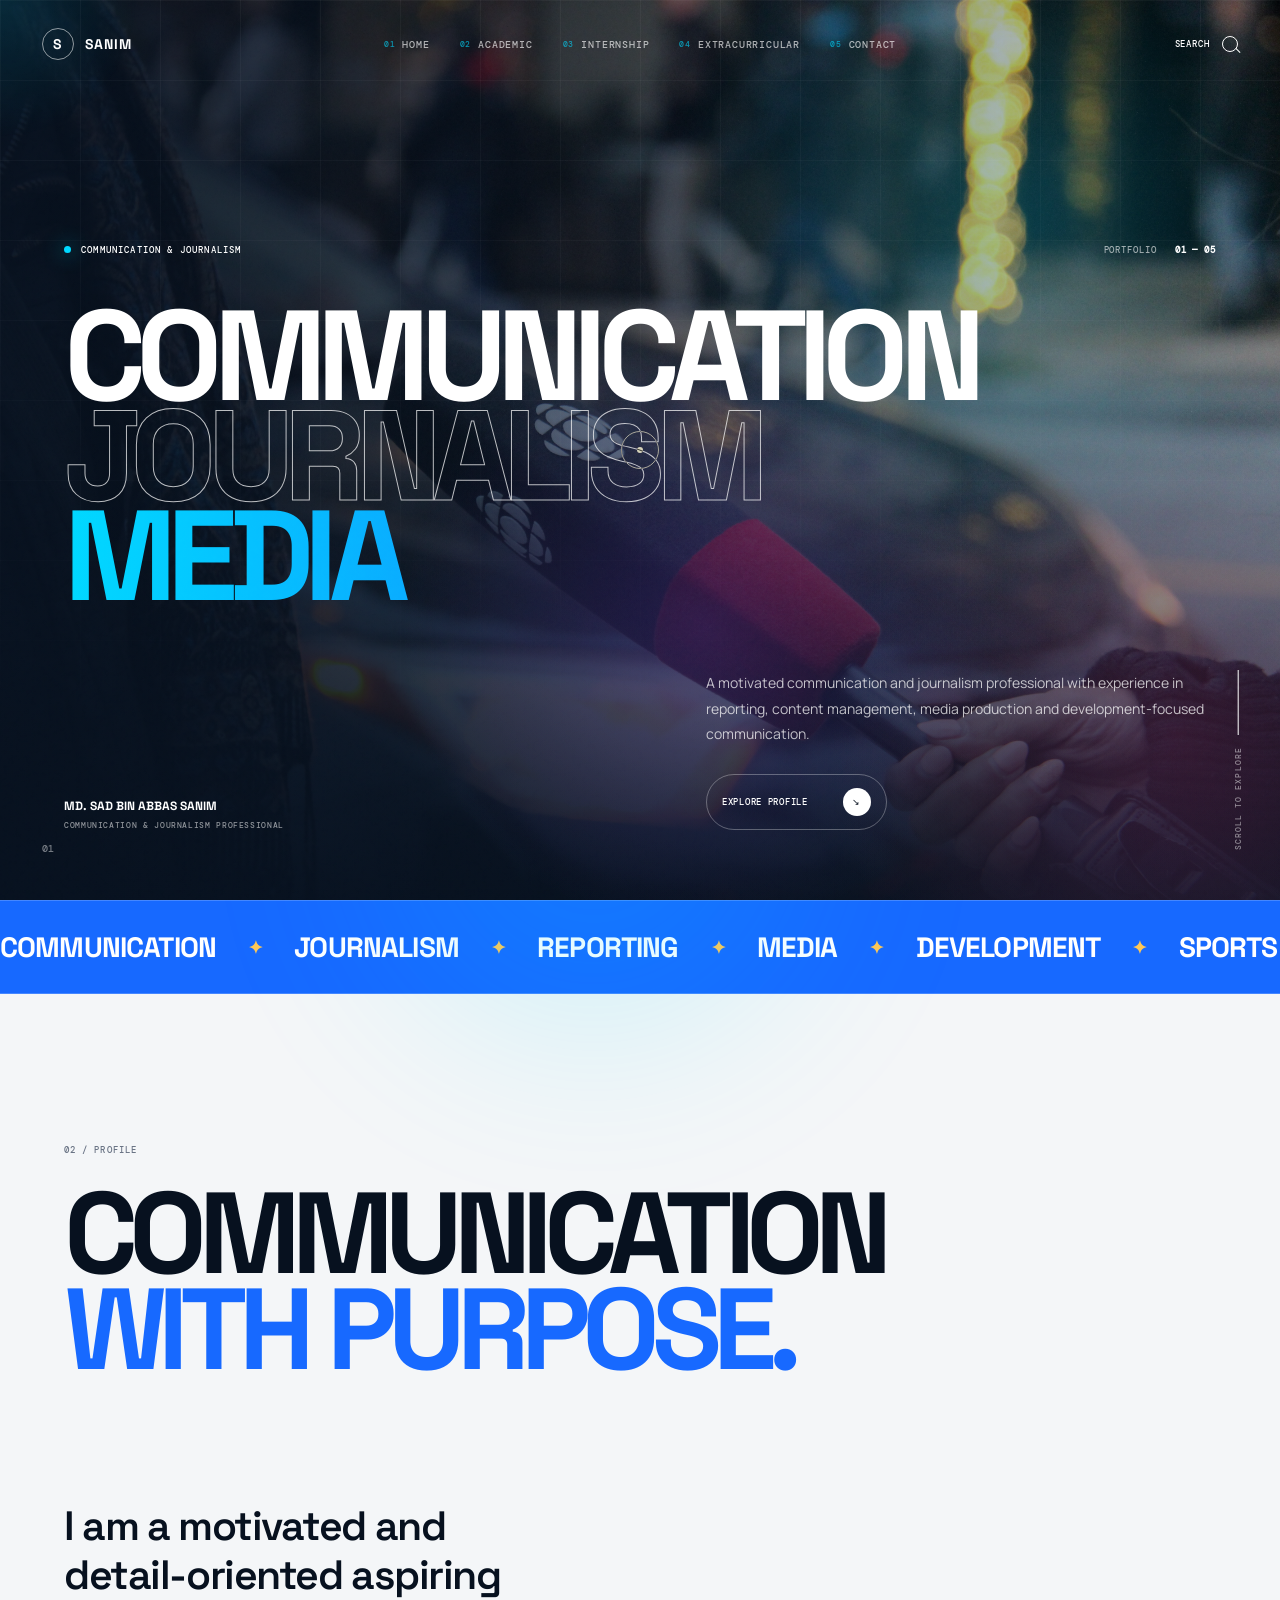
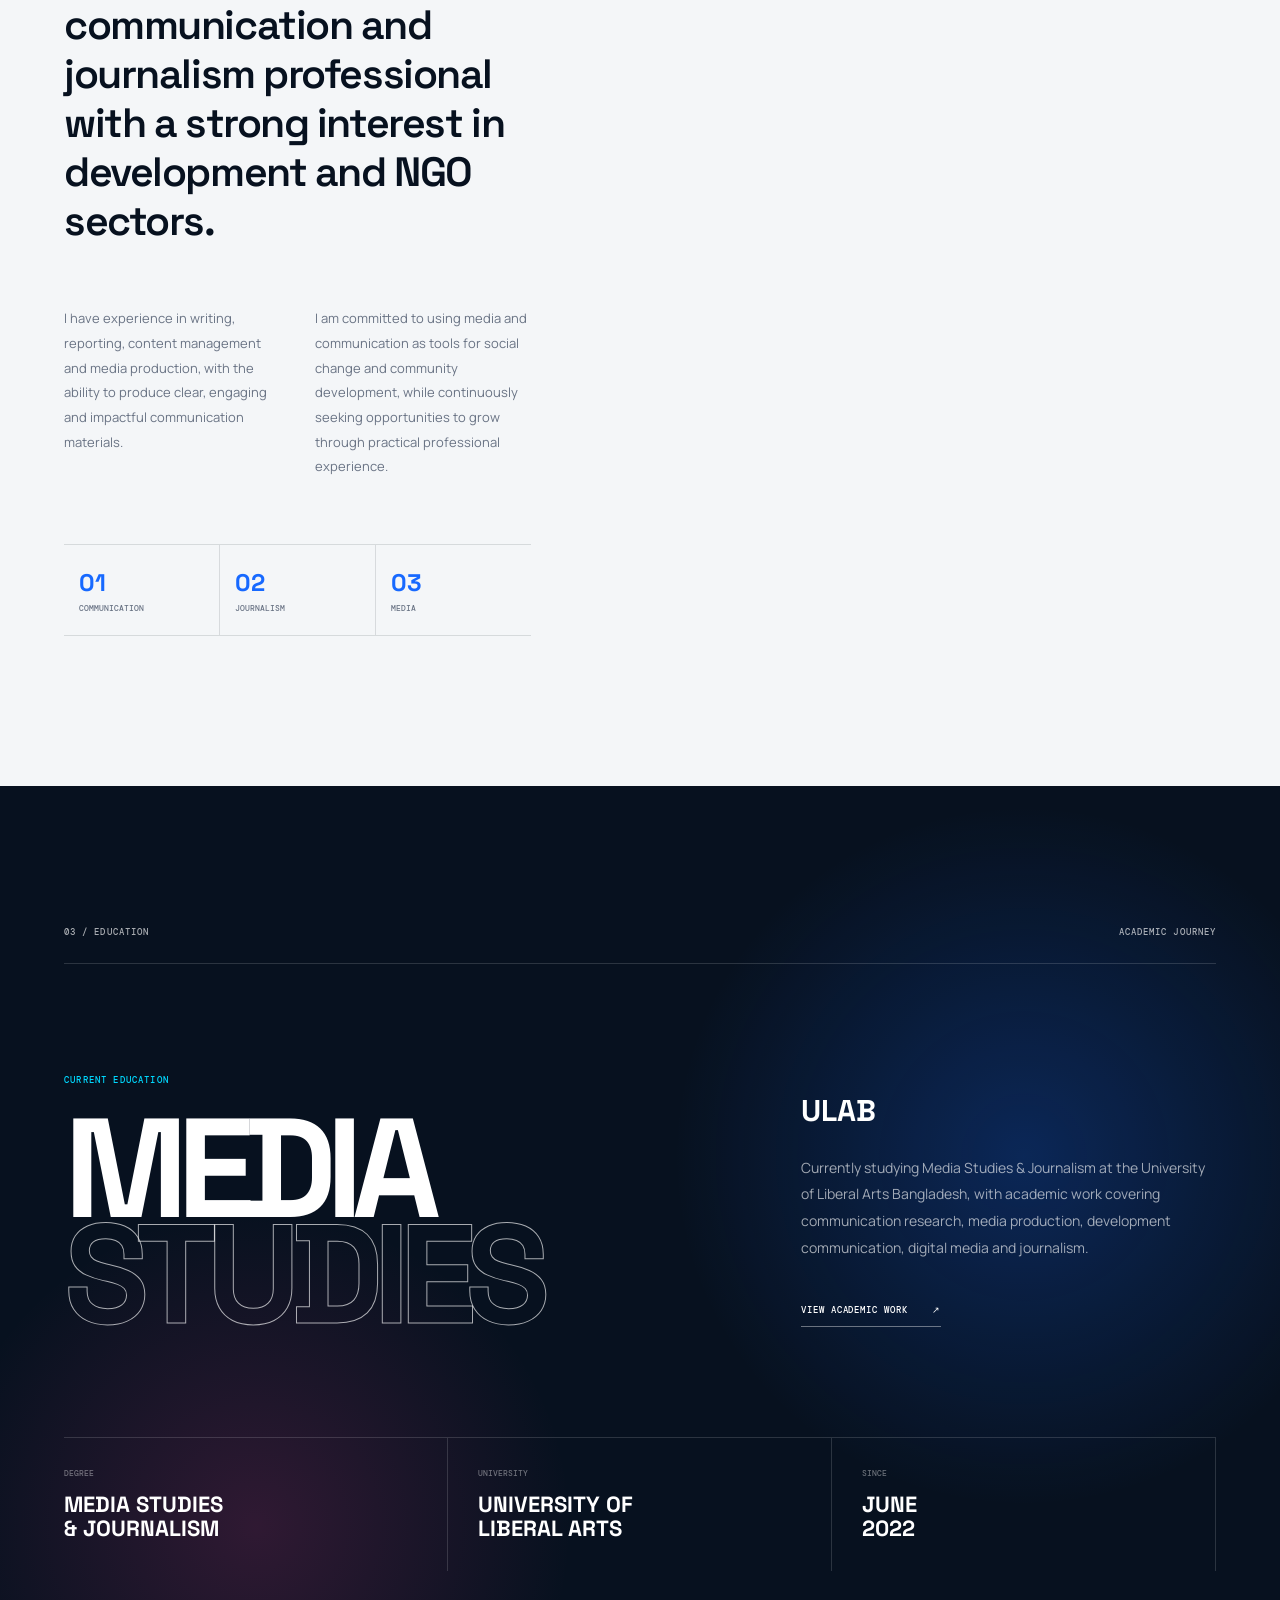
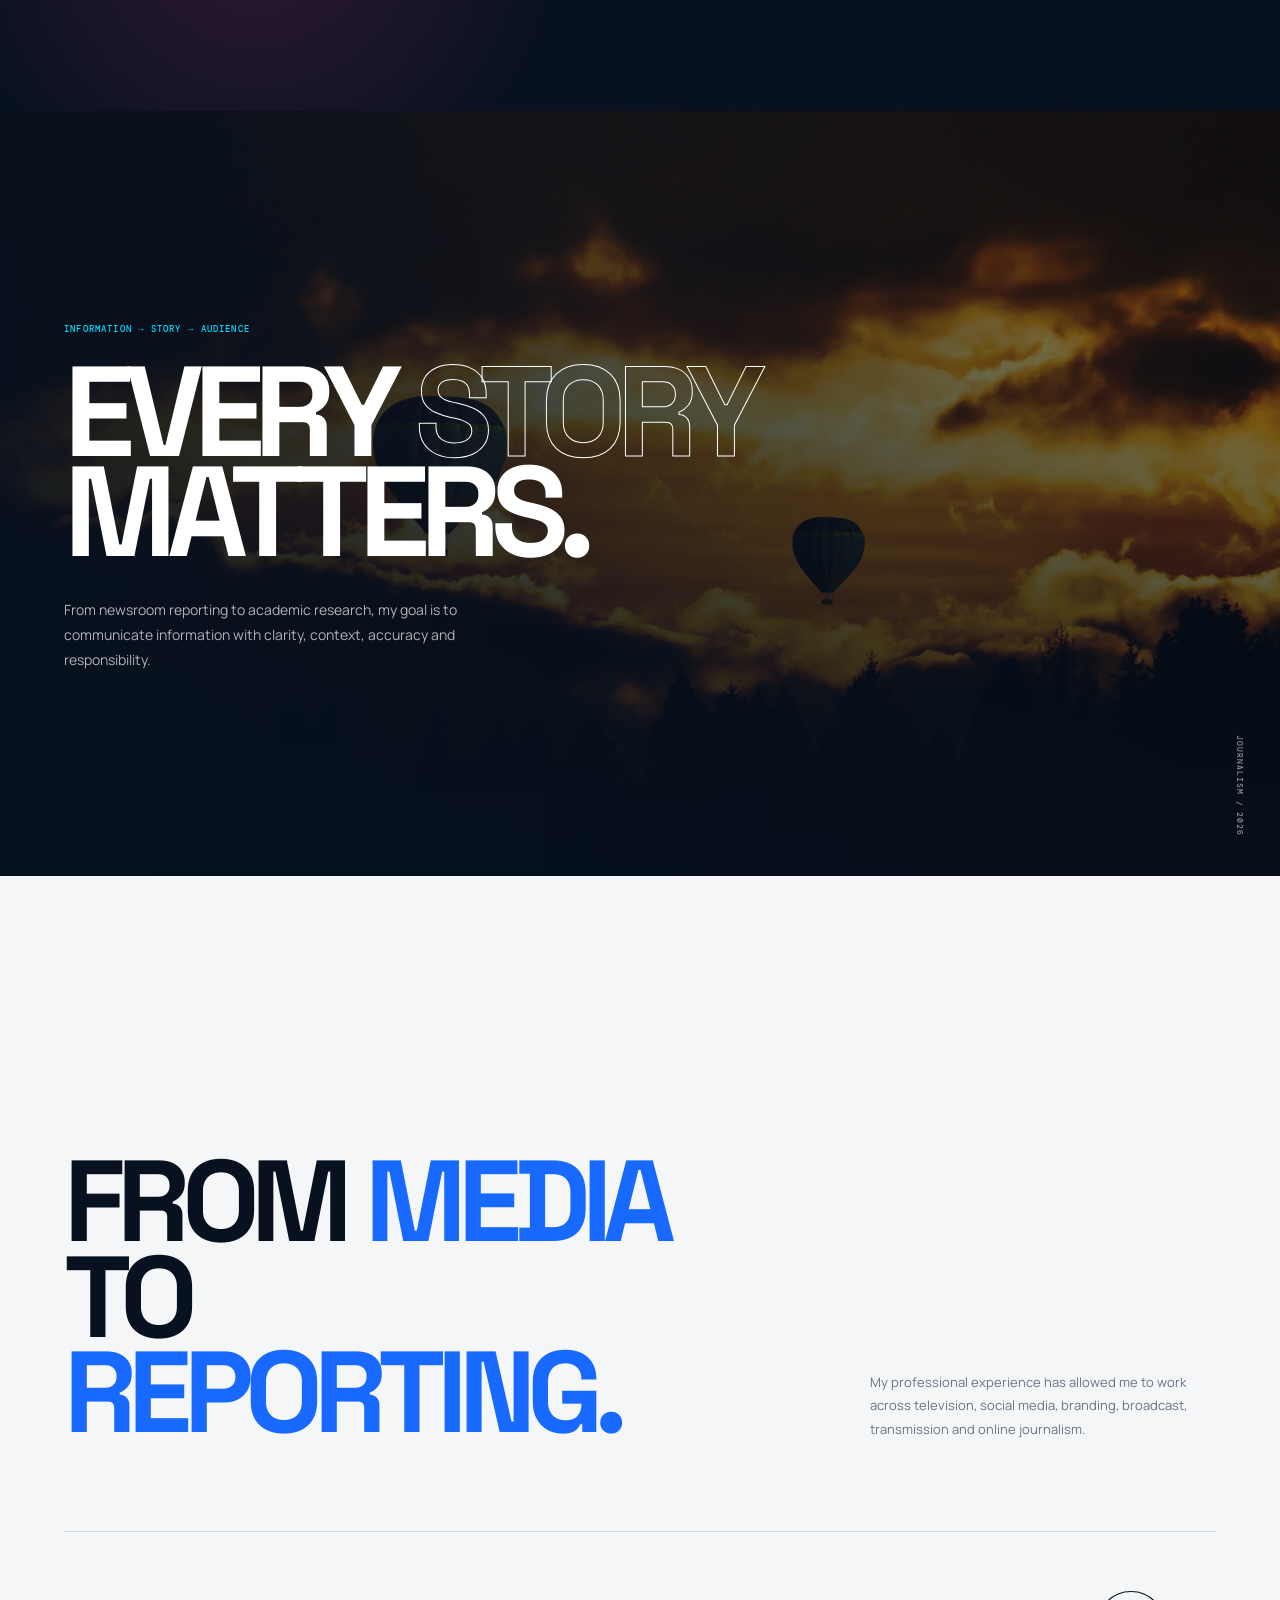
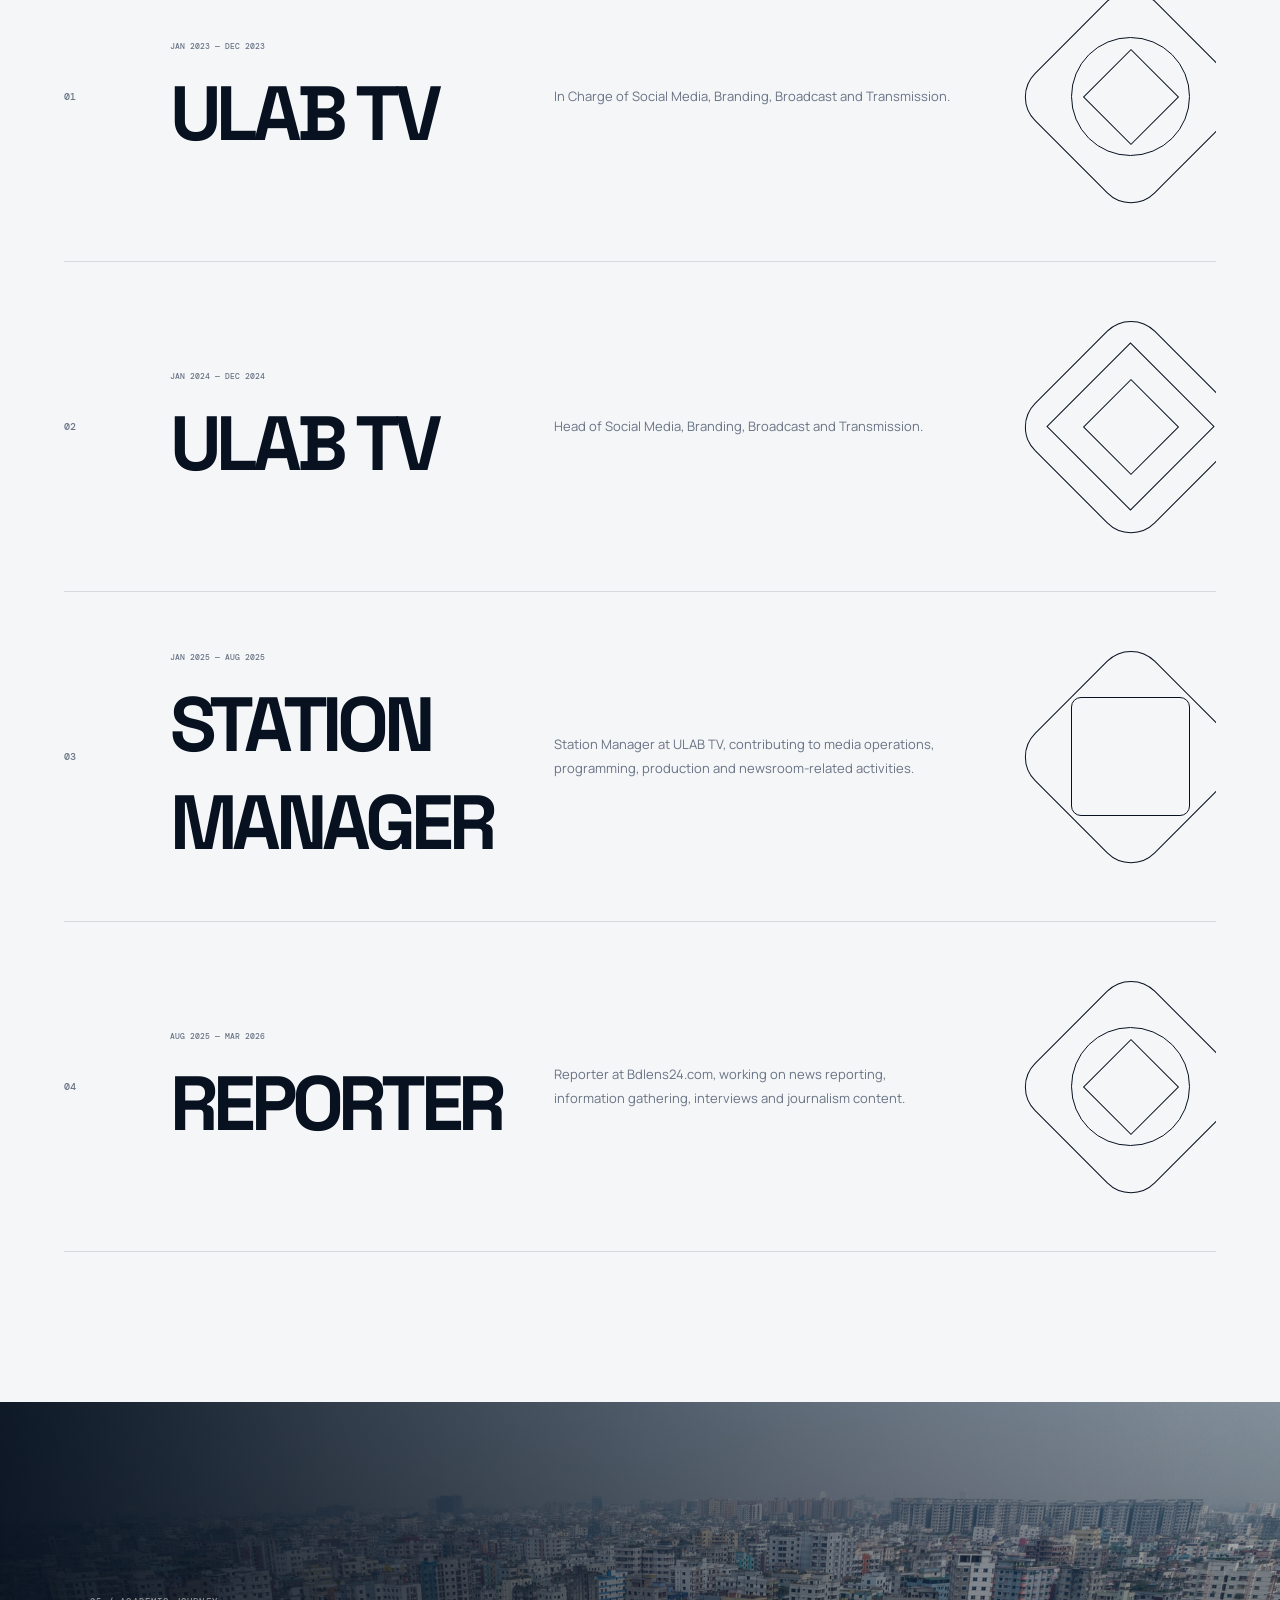
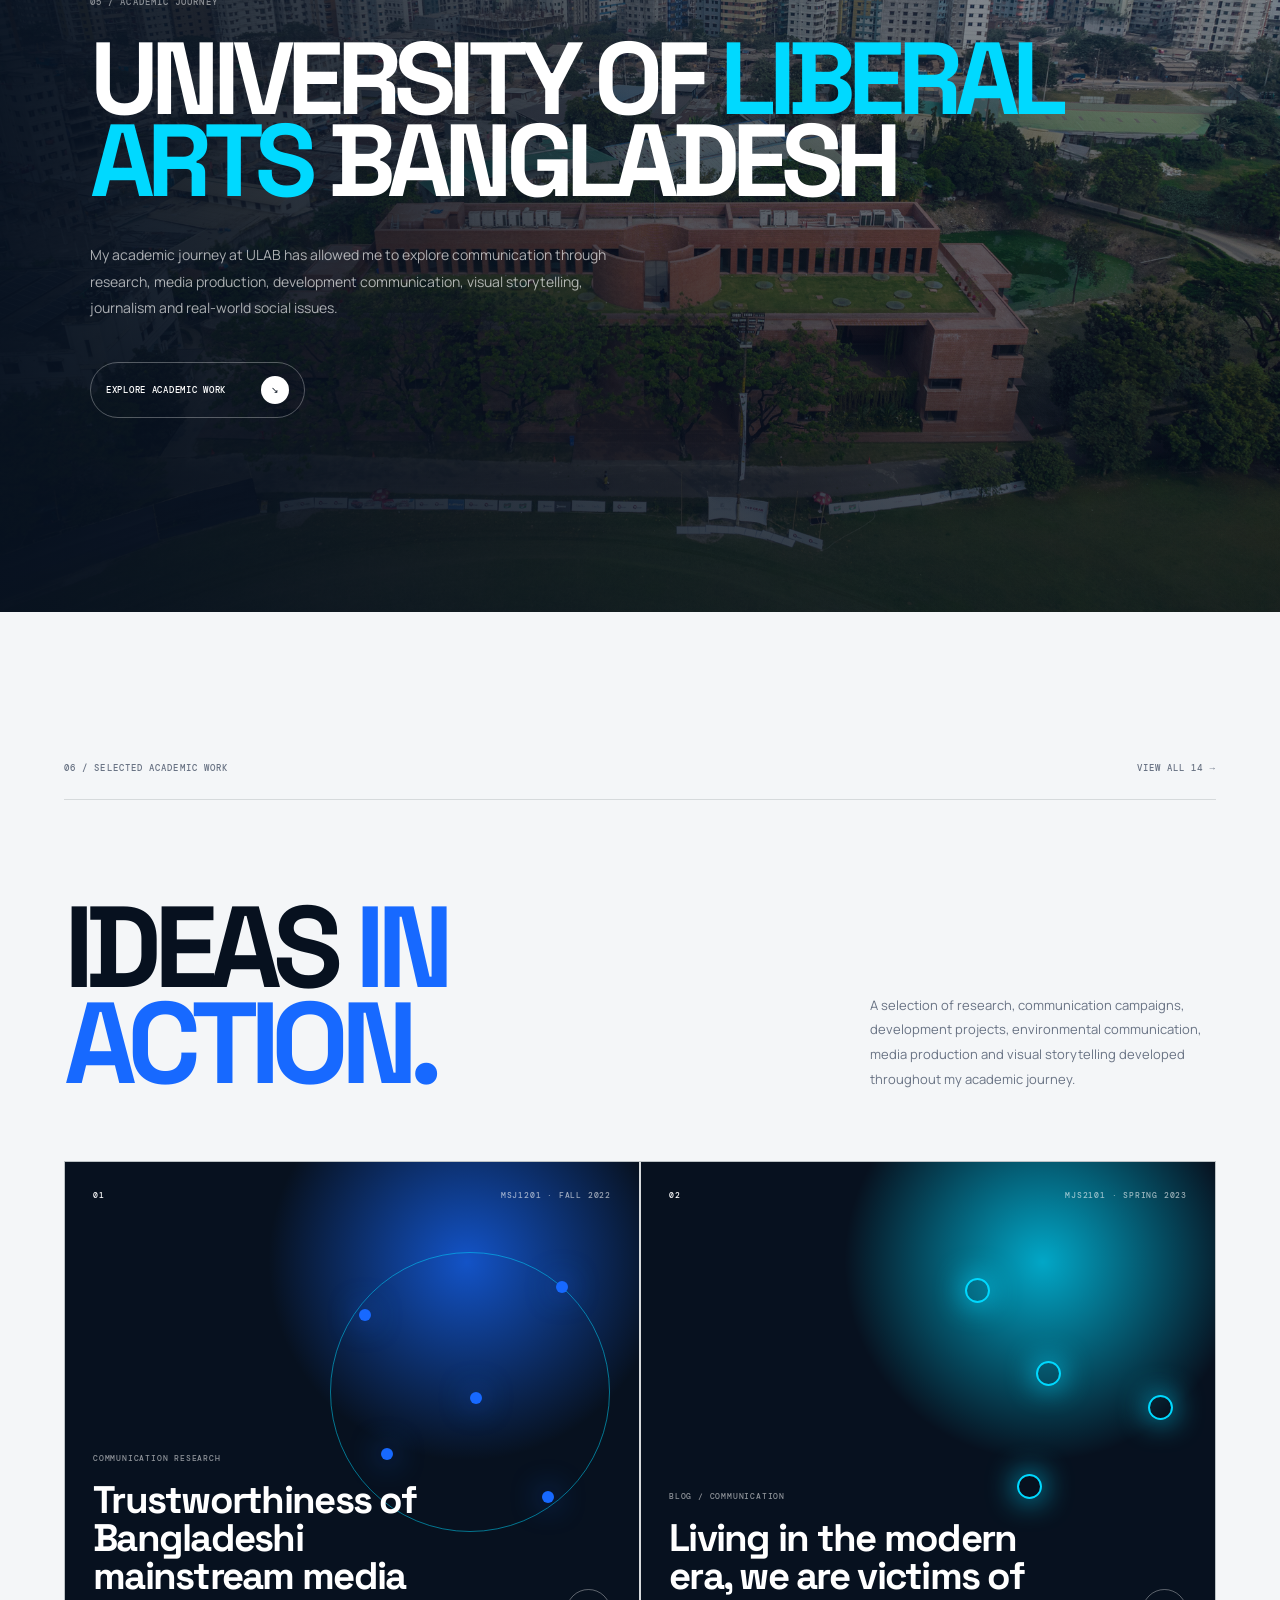
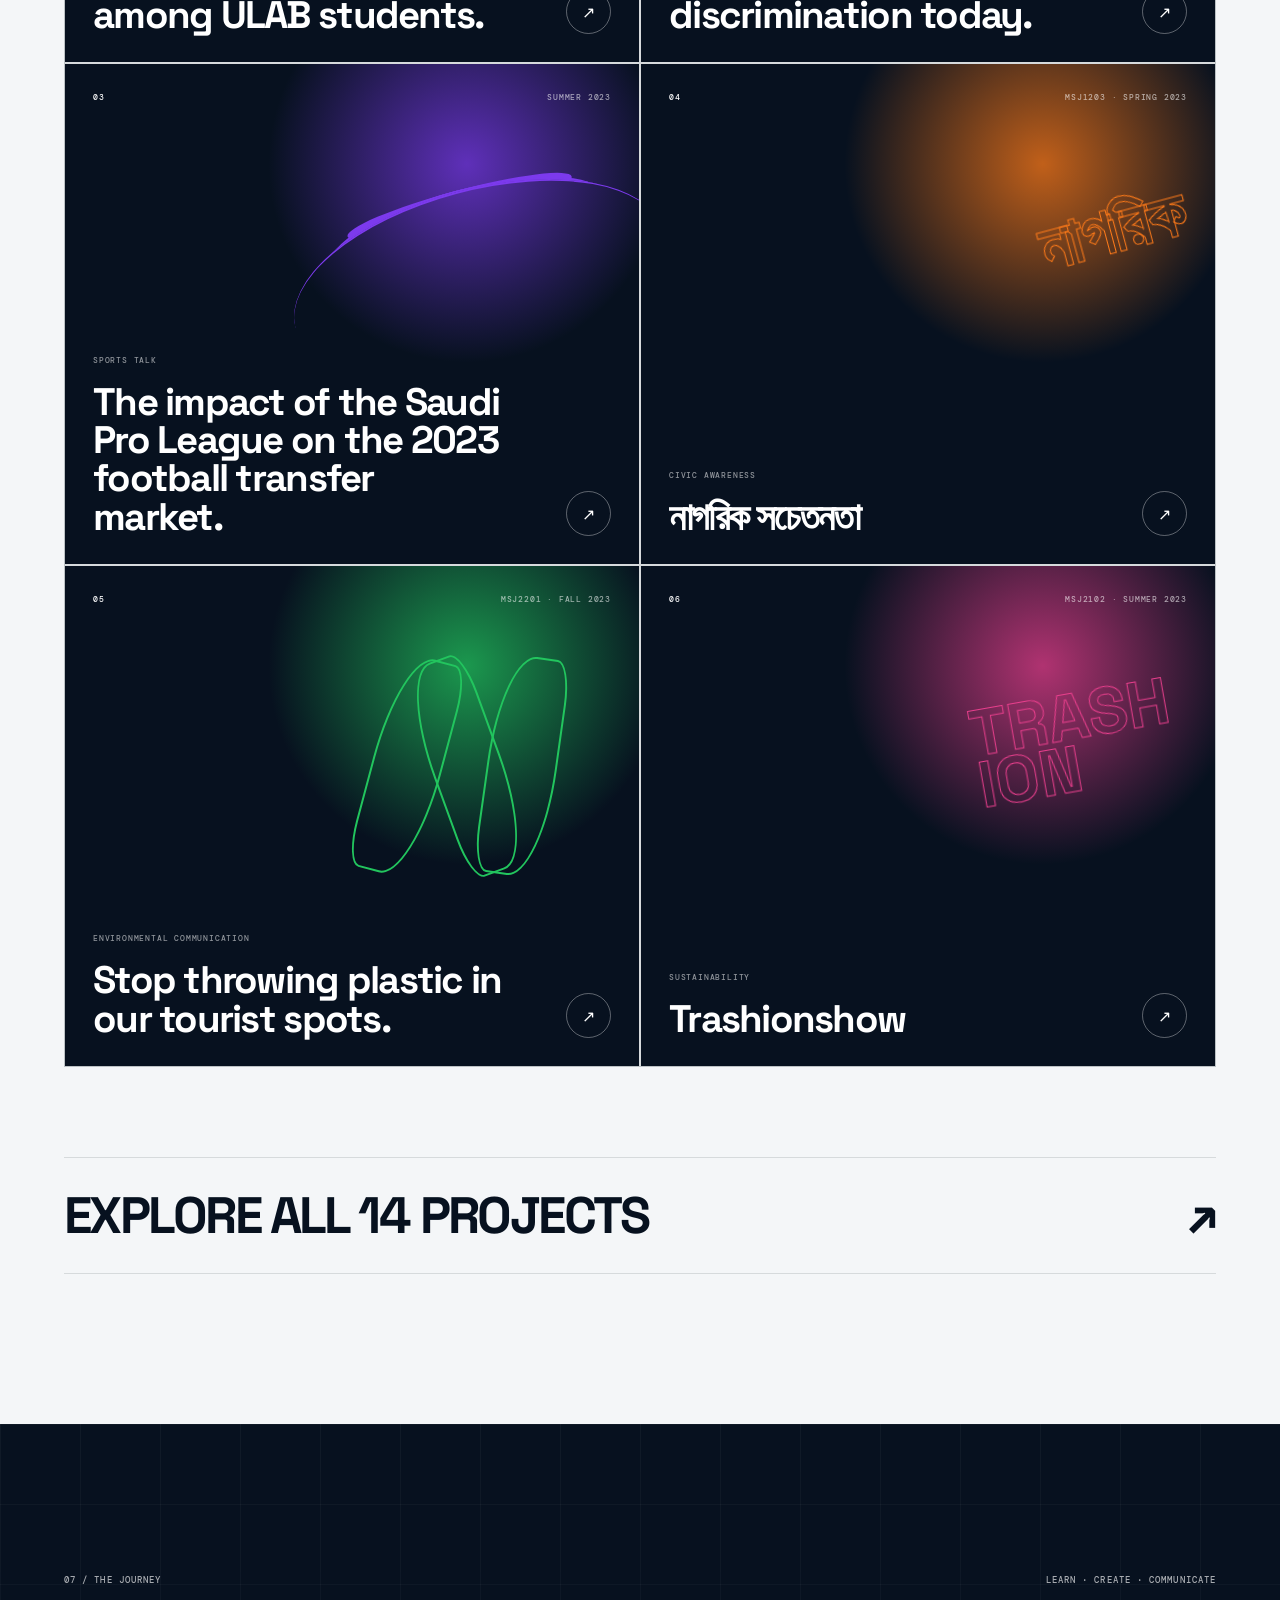
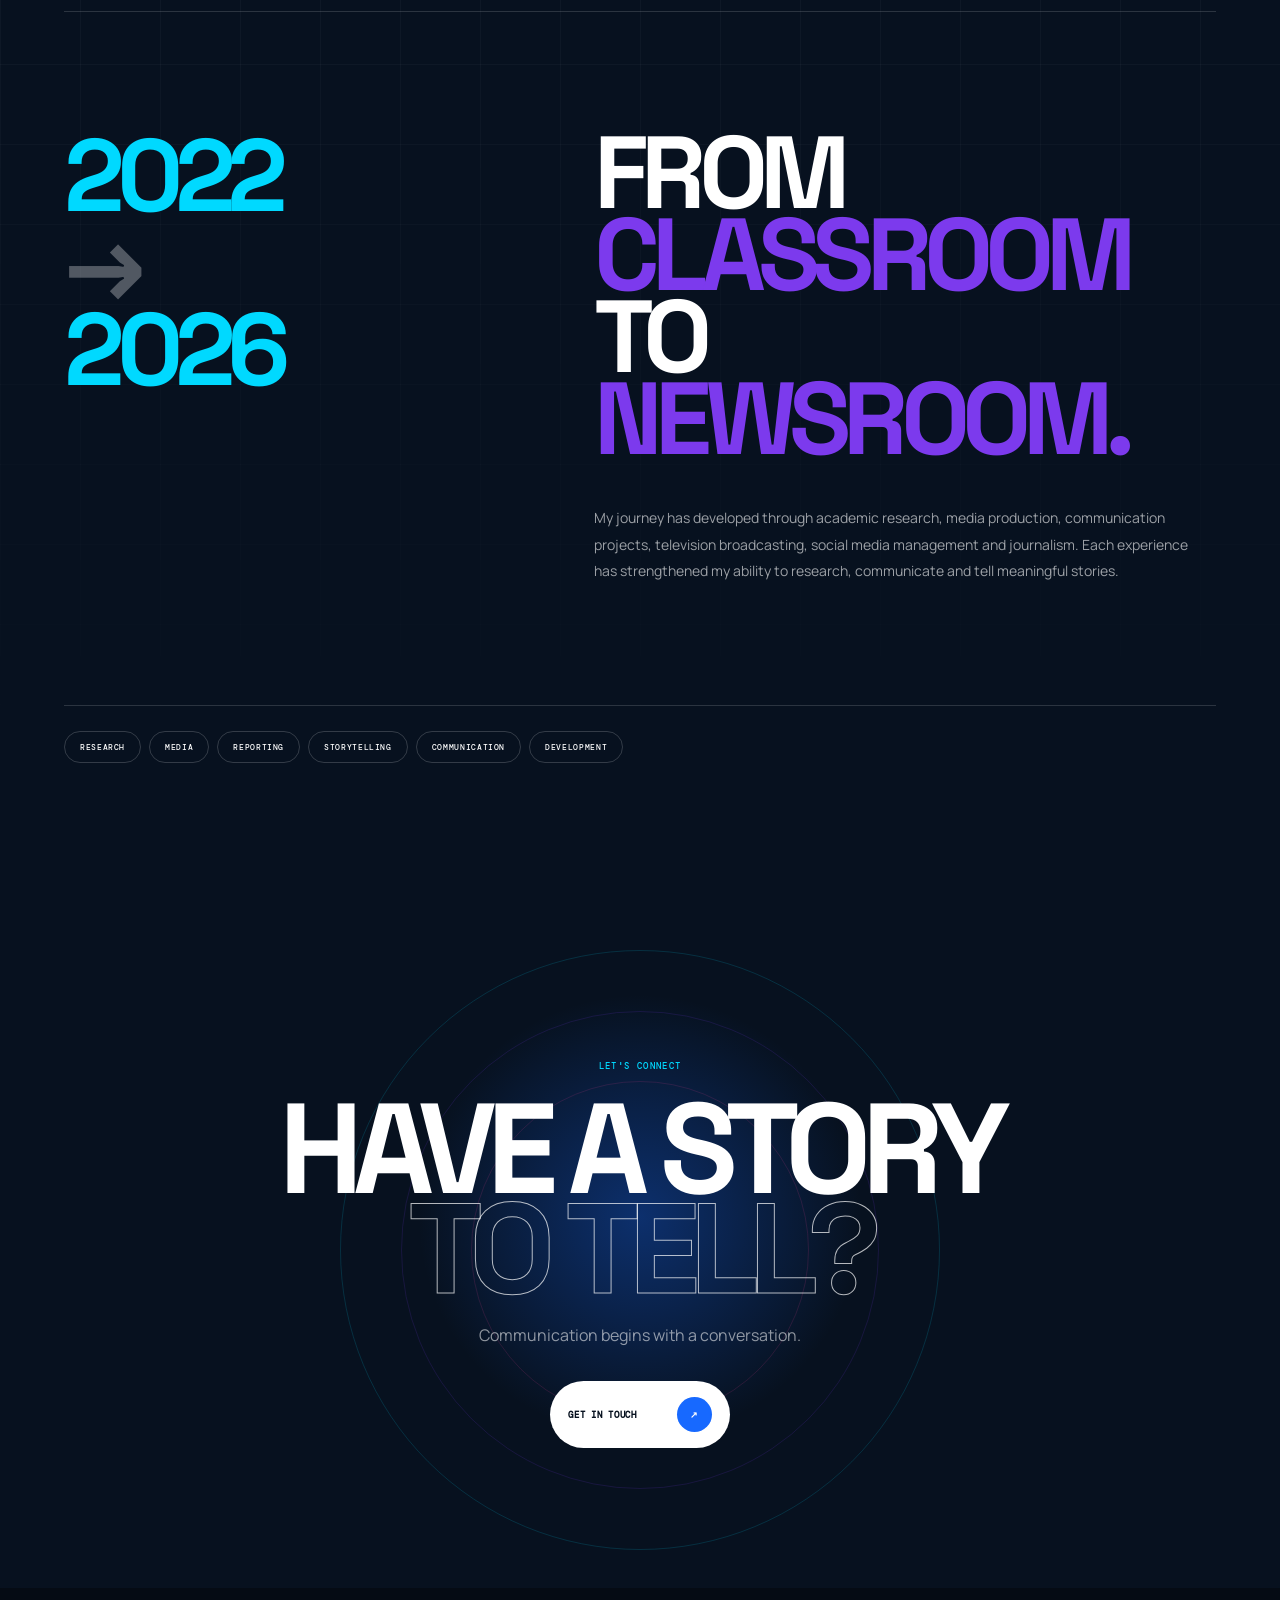
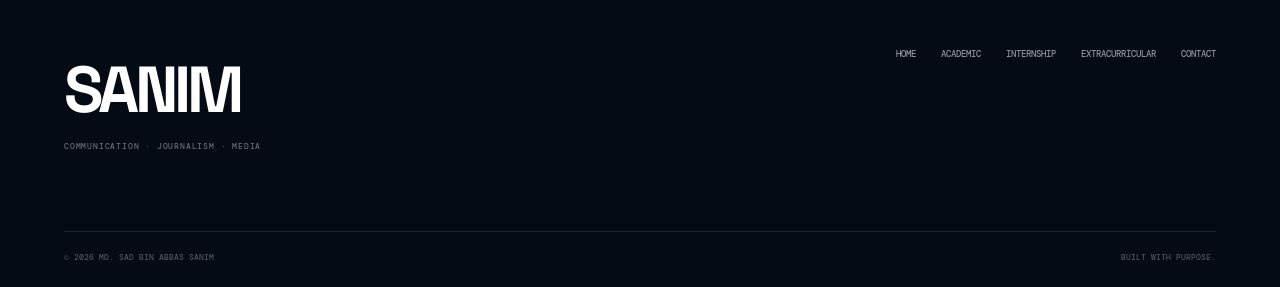
<file: index.html>
<!DOCTYPE html>
<html lang="en">

<head>
  <meta charset="UTF-8">
  <meta name="viewport" content="width=device-width, initial-scale=1.0">

  <title>MD. Sad Bin Abbas Sanim — Communication & Journalism</title>

  <meta
    name="description"
    content="MD. Sad Bin Abbas Sanim — Communication and Journalism professional with experience in media, reporting, content management, development communication and sports journalism."
  >

  <meta
    name="author"
    content="MD. Sad Bin Abbas Sanim"
  >

  <meta
    name="keywords"
    content="Sad Bin Abbas Sanim, Communication, Journalism, Sports Reporter, Media Studies, ULAB, Reporter, Bangladesh"
  >

  <link rel="preconnect" href="https://fonts.googleapis.com">
  <link rel="preconnect" href="https://fonts.gstatic.com" crossorigin>

  <link
    href="https://fonts.googleapis.com/css2?family=DM+Mono:wght@400;500&family=Inter:wght@400;500;600;700;800&family=Manrope:wght@400;500;600;700;800&family=Space+Grotesk:wght@400;500;600;700&display=swap"
    rel="stylesheet"
  >

  <link rel="stylesheet" href="style.css">
</head>


<body>

  <!-- =====================================================
       PRELOADER
  ====================================================== -->

  <div class="loader" id="loader">

    <div class="loader-noise"></div>

    <div class="loader-inner">

      <div class="loader-top">
        <span>SANIM</span>
        <span>PORTFOLIO / 2026</span>
      </div>

      <div class="loader-title">
        <span>COMMUNICATION</span>
        <span>JOURNALISM</span>
        <span>MEDIA</span>
      </div>

      <div class="loader-bottom">

        <div class="loader-line">
          <span></span>
        </div>

        <div class="loader-meta">
          <span>INITIALIZING EXPERIENCE</span>
          <strong id="loaderPercent">00%</strong>
        </div>

      </div>

    </div>

  </div>


  <!-- =====================================================
       CUSTOM CURSOR
  ====================================================== -->

  <div class="cursor-dot"></div>
  <div class="cursor-ring"></div>
  <div class="cursor-label">VIEW</div>


  <!-- =====================================================
       BACKGROUND FX
  ====================================================== -->

  <div class="global-noise"></div>

  <div class="color-orb orb-one"></div>
  <div class="color-orb orb-two"></div>
  <div class="color-orb orb-three"></div>

  <div class="mouse-glow"></div>


  <!-- =====================================================
       NAVBAR
  ====================================================== -->

  <header class="navbar" id="navbar">

    <a href="index.html#home" class="brand magnetic">

      <span class="brand-mark">S</span>

      <span class="brand-name">
        SANIM
      </span>

    </a>


    <nav class="desktop-nav">

      <a href="index.html#home" class="nav-link active">
        <span>01</span>
        HOME
      </a>

      <a href="academic.html" class="nav-link">
        <span>02</span>
        ACADEMIC
      </a>

      <a href="internship.html" class="nav-link">
        <span>03</span>
        INTERNSHIP
      </a>

      <a href="extracurricular.html" class="nav-link">
        <span>04</span>
        EXTRACURRICULAR
      </a>

      <a href="contact.html" class="nav-link">
        <span>05</span>
        CONTACT
      </a>

    </nav>


    <button
      class="search-trigger magnetic"
      id="searchTrigger"
      aria-label="Search portfolio"
    >

      <span class="search-text">
        SEARCH
      </span>

      <span class="search-icon"></span>

    </button>


    <button
      class="menu-toggle"
      id="menuToggle"
      aria-label="Open menu"
    >

      <span></span>
      <span></span>

    </button>

  </header>


  <!-- =====================================================
       MOBILE MENU
  ====================================================== -->

  <div class="mobile-menu" id="mobileMenu">

    <div class="mobile-menu-bg"></div>

    <div class="mobile-menu-inner">

      <div class="mobile-menu-top">
        <span>MENU</span>
        <span>05 / 05</span>
      </div>


      <nav>

        <a href="index.html#home" class="mobile-link">
          <small>01</small>
          <span>HOME</span>
        </a>

        <a href="academic.html" class="mobile-link">
          <small>02</small>
          <span>ACADEMIC</span>
        </a>

        <a href="internship.html" class="mobile-link">
          <small>03</small>
          <span>INTERNSHIP</span>
        </a>

        <a href="extracurricular.html" class="mobile-link">
          <small>04</small>
          <span>EXTRACURRICULAR</span>
        </a>

        <a href="contact.html" class="mobile-link">
          <small>05</small>
          <span>CONTACT</span>
        </a>

      </nav>


      <div class="mobile-menu-bottom">
        COMMUNICATION / JOURNALISM / MEDIA
      </div>

    </div>

  </div>


  <!-- =====================================================
       SEARCH OVERLAY
  ====================================================== -->

  <div class="search-overlay" id="searchOverlay">

    <div class="search-overlay-inner">

      <button
        class="search-close"
        id="searchClose"
        type="button"
      >
        CLOSE <span>×</span>
      </button>


      <div class="search-kicker">
        SEARCH PORTFOLIO
      </div>


      <div class="search-input-wrap">

        <input
          type="text"
          id="searchInput"
          placeholder="Search academic work, journalism, experience..."
          autocomplete="off"
        >

        <span class="search-input-icon">
          ⌕
        </span>

      </div>


      <div
        class="search-results"
        id="searchResults"
      ></div>

    </div>

  </div>


  <!-- =====================================================
       MAIN
  ====================================================== -->

  <main id="home">


    <!-- ===================================================
         HERO
    ==================================================== -->

    <section class="hero section-dark">

      <div class="hero-image">

        <img
          src="assets/images/bg01.jpg"
          alt="MD. Sad Bin Abbas Sanim"
        >

      </div>


      <div class="hero-overlay"></div>

      <div class="hero-color-wash"></div>

      <div class="hero-grid"></div>


      <div class="hero-content">

        <div class="hero-top">

          <div class="eyebrow reveal-up">

            <span class="eyebrow-dot"></span>

            COMMUNICATION & JOURNALISM

          </div>


          <div class="hero-index reveal-up">

            <span>PORTFOLIO</span>

            <strong>
              01 — 05
            </strong>

          </div>

        </div>


        <div class="hero-title">

          <div class="hero-line reveal-title">

            <span>
              COMMUNICATION
            </span>

          </div>


          <div class="hero-line hero-outline reveal-title delay-one">

            <span>
              JOURNALISM
            </span>

          </div>


          <div class="hero-line hero-accent reveal-title delay-two">

            <span>
              MEDIA
            </span>

          </div>

        </div>


        <div class="hero-bottom">

          <div class="hero-person">

            <div>

              <span>
                MD. SAD BIN ABBAS SANIM
              </span>

              <small>
                COMMUNICATION & JOURNALISM PROFESSIONAL
              </small>

            </div>

          </div>


          <div class="hero-description">

            <p>
              A motivated communication and journalism professional
              with experience in reporting, content management,
              media production and development-focused communication.
            </p>


            <a
              href="#about"
              class="hero-cta magnetic"
            >

              <span>
                EXPLORE PROFILE
              </span>

              <i>
                ↘
              </i>

            </a>

          </div>

        </div>

      </div>


      <div class="hero-scroll">

        <span>
          SCROLL TO EXPLORE
        </span>

        <div class="scroll-line"></div>

      </div>


      <div class="hero-number">
        01
      </div>

    </section>


    <!-- ===================================================
         MARQUEE
    ==================================================== -->

    <section class="marquee-section">

      <div class="marquee-track">

        <span>COMMUNICATION</span>
        <i>✦</i>

        <span>JOURNALISM</span>
        <i>✦</i>

        <span>REPORTING</span>
        <i>✦</i>

        <span>MEDIA</span>
        <i>✦</i>

        <span>DEVELOPMENT</span>
        <i>✦</i>

        <span>SPORTS</span>
        <i>✦</i>


        <span>COMMUNICATION</span>
        <i>✦</i>

        <span>JOURNALISM</span>
        <i>✦</i>

        <span>REPORTING</span>
        <i>✦</i>

        <span>MEDIA</span>
        <i>✦</i>

        <span>DEVELOPMENT</span>
        <i>✦</i>

        <span>SPORTS</span>

      </div>

    </section>


    <!-- ===================================================
         PROFILE
    ==================================================== -->

    <section
      class="about section-light"
      id="about"
    >

      <div class="section-container">

        <div class="section-heading reveal-section">

          <div class="section-number">
            02 / PROFILE
          </div>


          <h2>
            COMMUNICATION
            <em>
              WITH PURPOSE.
            </em>
          </h2>

        </div>


        <div class="about-layout">

          <div class="about-copy">

            <div class="large-copy reveal-text">

              <p>
                I am a motivated and detail-oriented aspiring
                communication and journalism professional with a
                strong interest in development and NGO sectors.
              </p>

            </div>


            <div class="about-columns reveal-text">

              <p>
                I have experience in writing, reporting, content
                management and media production, with the ability
                to produce clear, engaging and impactful
                communication materials.
              </p>


              <p>
                I am committed to using media and communication
                as tools for social change and community development,
                while continuously seeking opportunities to grow
                through practical professional experience.
              </p>

            </div>


            <div class="about-facts">

              <div class="fact">

                <strong>
                  01
                </strong>

                <span>
                  COMMUNICATION
                </span>

              </div>


              <div class="fact">

                <strong>
                  02
                </strong>

                <span>
                  JOURNALISM
                </span>

              </div>


              <div class="fact">

                <strong>
                  03
                </strong>

                <span>
                  MEDIA
                </span>

              </div>

            </div>

          </div>

        </div>

      </div>

    </section>


    <!-- ===================================================
         EDUCATION
    ==================================================== -->

    <section class="current-work section-dark">

      <div class="current-bg"></div>


      <div class="section-container">

        <div class="section-topline reveal-section">

          <span>
            03 / EDUCATION
          </span>

          <span>
            ACADEMIC JOURNEY
          </span>

        </div>


        <div class="work-layout">

          <div class="work-title">

            <span class="work-kicker">
              CURRENT EDUCATION
            </span>


            <h2>

              MEDIA
              <span>
                STUDIES
              </span>

            </h2>

          </div>


          <div class="work-info">

            <div class="work-brand">
              ULAB
            </div>


            <p>
              Currently studying Media Studies & Journalism
              at the University of Liberal Arts Bangladesh,
              with academic work covering communication research,
              media production, development communication,
              digital media and journalism.
            </p>


            <a
              href="academic.html"
              class="line-button magnetic"
            >

              VIEW ACADEMIC WORK

              <span>
                ↗
              </span>

            </a>

          </div>

        </div>


        <div class="work-stat-row">

          <div class="work-stat">

            <small>
              DEGREE
            </small>

            <strong>
              MEDIA STUDIES
              <br>
              & JOURNALISM
            </strong>

          </div>


          <div class="work-stat">

            <small>
              UNIVERSITY
            </small>

            <strong>
              UNIVERSITY OF
              <br>
              LIBERAL ARTS
            </strong>

          </div>


          <div class="work-stat">

            <small>
              SINCE
            </small>

            <strong>
              JUNE
              <br>
              2022
            </strong>

          </div>

        </div>

      </div>

    </section>


    <!-- ===================================================
         JOURNALISM VISUAL
    ==================================================== -->

    <section class="journalism-visual">

      <div class="journalism-image">

        <img
          src="assets/images/bg02.jpg"
          alt="Journalism and media visual"
        >

      </div>


      <div class="journalism-overlay"></div>


      <div class="journalism-content">

        <span class="journalism-kicker">
          INFORMATION → STORY → AUDIENCE
        </span>


        <h2>

          EVERY
          <span>
            STORY
          </span>
          MATTERS.

        </h2>


        <p>
          From newsroom reporting to academic research,
          my goal is to communicate information with clarity,
          context, accuracy and responsibility.
        </p>

      </div>


      <div class="journalism-side">
        JOURNALISM / 2026
      </div>

    </section>


    <!-- ===================================================
         EXPERIENCE
    ==================================================== -->

    <section class="principles section-light">

      <div class="section-container">

        <div class="section-topline dark reveal-section">

          <span>
            04 / EXPERIENCE
          </span>

          <span>
            MEDIA & REPORTING
          </span>

        </div>


        <div class="principles-intro reveal-section">

          <h2>

            FROM
            <span>
              MEDIA
            </span>
            TO
            <span>
              REPORTING.
            </span>

          </h2>


          <p>
            My professional experience has allowed me to work
            across television, social media, branding,
            broadcast, transmission and online journalism.
          </p>

        </div>


        <div class="principles-list">

          <!-- EXPERIENCE 01 -->

          <article class="principle-card principle-blue">

            <div class="principle-number">
              01
            </div>


            <div class="principle-main">

              <span>
                JAN 2023 — DEC 2023
              </span>

              <h3>
                ULAB TV
              </h3>

            </div>


            <div class="principle-copy">

              <p>
                In Charge of Social Media, Branding,
                Broadcast and Transmission.
              </p>

            </div>


            <div class="principle-shape">

              <span></span>
              <span></span>
              <span></span>

            </div>

          </article>


          <!-- EXPERIENCE 02 -->

          <article class="principle-card principle-violet">

            <div class="principle-number">
              02
            </div>


            <div class="principle-main">

              <span>
                JAN 2024 — DEC 2024
              </span>

              <h3>
                ULAB TV
              </h3>

            </div>


            <div class="principle-copy">

              <p>
                Head of Social Media, Branding,
                Broadcast and Transmission.
              </p>

            </div>


            <div class="principle-shape strength-shape">

              <span></span>
              <span></span>
              <span></span>

            </div>

          </article>


          <!-- EXPERIENCE 03 -->

          <article class="principle-card principle-orange">

            <div class="principle-number">
              03
            </div>


            <div class="principle-main">

              <span>
                JAN 2025 — AUG 2025
              </span>

              <h3>
                STATION MANAGER
              </h3>

            </div>


            <div class="principle-copy">

              <p>
                Station Manager at ULAB TV, contributing
                to media operations, programming,
                production and newsroom-related activities.
              </p>

            </div>


            <div class="principle-shape goal-shape">

              <span></span>
              <span></span>

            </div>

          </article>


          <!-- EXPERIENCE 04 -->

          <article class="principle-card principle-blue">

            <div class="principle-number">
              04
            </div>


            <div class="principle-main">

              <span>
                AUG 2025 — MAR 2026
              </span>

              <h3>
                REPORTER
              </h3>

            </div>


            <div class="principle-copy">

              <p>
                Reporter at Bdlens24.com, working on
                news reporting, information gathering,
                interviews and journalism content.
              </p>

            </div>


            <div class="principle-shape">

              <span></span>
              <span></span>
              <span></span>

            </div>

          </article>

        </div>

      </div>

    </section>


    <!-- ===================================================
         ULAB
    ==================================================== -->

    <section class="ulab-section section-dark">

      <div class="ulab-image">

        <img
          src="assets/images/ulab01.jpg"
          alt="University of Liberal Arts Bangladesh"
        >

      </div>


      <div class="ulab-overlay"></div>


      <div class="ulab-content">

        <div class="section-number light">
          05 / ACADEMIC JOURNEY
        </div>


        <h2>

          UNIVERSITY OF
          <span>
            LIBERAL ARTS
          </span>
          BANGLADESH

        </h2>


        <p>
          My academic journey at ULAB has allowed me to explore
          communication through research, media production,
          development communication, visual storytelling,
          journalism and real-world social issues.
        </p>


        <a
          href="academic.html"
          class="hero-cta magnetic"
        >

          <span>
            EXPLORE ACADEMIC WORK
          </span>

          <i>
            ↘
          </i>

        </a>

      </div>

    </section>


    <!-- ===================================================
         SELECTED ACADEMIC WORK
    ==================================================== -->

    <section
      class="academic-preview section-light"
      id="academic"
    >

      <div class="section-container">

        <div class="section-topline dark reveal-section">

          <span>
            06 / SELECTED ACADEMIC WORK
          </span>


          <a href="academic.html">
            VIEW ALL 14 →
          </a>

        </div>


        <div class="academic-heading reveal-section">

          <h2>

            IDEAS
            <span>
              IN ACTION.
            </span>

          </h2>


          <p>
            A selection of research, communication campaigns,
            development projects, environmental communication,
            media production and visual storytelling developed
            throughout my academic journey.
          </p>

        </div>


        <div
          class="project-grid"
          id="projectGrid"
        >


          <!-- PROJECT 01 -->

          <a
            href="academic.html"
            class="project-card project-one magnetic-card"
          >

            <div class="project-meta">

              <span>
                01
              </span>

              <span>
                MSJ1201 · FALL 2022
              </span>

            </div>


            <div class="project-shape project-data">

              <i></i>
              <i></i>
              <i></i>
              <i></i>
              <i></i>

            </div>


            <div class="project-content">

              <span>
                COMMUNICATION RESEARCH
              </span>


              <h3>
                Trustworthiness of Bangladeshi mainstream
                media among ULAB students.
              </h3>

            </div>


            <div class="project-arrow">
              ↗
            </div>

          </a>


          <!-- PROJECT 02 -->

          <a
            href="academic.html"
            class="project-card project-two magnetic-card"
          >

            <div class="project-meta">

              <span>
                02
              </span>

              <span>
                MJS2101 · SPRING 2023
              </span>

            </div>


            <div class="project-shape project-network">

              <i></i>
              <i></i>
              <i></i>
              <i></i>

            </div>


            <div class="project-content">

              <span>
                BLOG / COMMUNICATION
              </span>


              <h3>
                Living in the modern era,
                we are victims of discrimination today.
              </h3>

            </div>


            <div class="project-arrow">
              ↗
            </div>

          </a>


          <!-- PROJECT 03 -->

          <a
            href="academic.html"
            class="project-card project-three magnetic-card"
          >

            <div class="project-meta">

              <span>
                03
              </span>

              <span>
                SUMMER 2023
              </span>

            </div>


            <div class="project-shape project-wave"></div>


            <div class="project-content">

              <span>
                SPORTS TALK
              </span>


              <h3>
                The impact of the Saudi Pro League
                on the 2023 football transfer market.
              </h3>

            </div>


            <div class="project-arrow">
              ↗
            </div>

          </a>


          <!-- PROJECT 04 -->

          <a
            href="academic.html"
            class="project-card project-four magnetic-card"
          >

            <div class="project-meta">

              <span>
                04
              </span>

              <span>
                MSJ1203 · SPRING 2023
              </span>

            </div>


            <div class="project-shape project-type">
              নাগরিক
            </div>


            <div class="project-content">

              <span>
                CIVIC AWARENESS
              </span>


              <h3>
                নাগরিক সচেতনতা
              </h3>

            </div>


            <div class="project-arrow">
              ↗
            </div>

          </a>


          <!-- PROJECT 05 -->

          <a
            href="academic.html"
            class="project-card project-five magnetic-card"
          >

            <div class="project-meta">

              <span>
                05
              </span>

              <span>
                MSJ2201 · FALL 2023
              </span>

            </div>


            <div class="project-shape project-plastic">

              <span></span>
              <span></span>
              <span></span>

            </div>


            <div class="project-content">

              <span>
                ENVIRONMENTAL COMMUNICATION
              </span>


              <h3>
                Stop throwing plastic in our tourist spots.
              </h3>

            </div>


            <div class="project-arrow">
              ↗
            </div>

          </a>


          <!-- PROJECT 06 -->

          <a
            href="academic.html"
            class="project-card project-six magnetic-card"
          >

            <div class="project-meta">

              <span>
                06
              </span>

              <span>
                MSJ2102 · SUMMER 2023
              </span>

            </div>


            <div class="project-shape project-fashion">

              <span>
                TRASH
              </span>

              <span>
                ION
              </span>

            </div>


            <div class="project-content">

              <span>
                SUSTAINABILITY
              </span>


              <h3>
                Trashionshow
              </h3>

            </div>


            <div class="project-arrow">
              ↗
            </div>

          </a>

        </div>


        <div class="academic-cta reveal-section">

          <a
            href="academic.html"
            class="big-link magnetic"
          >

            <span>
              EXPLORE ALL 14 PROJECTS
            </span>

            <i>
              ↗
            </i>

          </a>

        </div>

      </div>

    </section>


    <!-- ===================================================
         JOURNEY
    ==================================================== -->

    <section class="journey section-dark">

      <div class="journey-grid"></div>


      <div class="section-container">

        <div class="section-topline reveal-section">

          <span>
            07 / THE JOURNEY
          </span>

          <span>
            LEARN · CREATE · COMMUNICATE
          </span>

        </div>


        <div class="journey-layout">

          <div class="journey-number">

            2022

            <span>
              →
            </span>

            2026

          </div>


          <div class="journey-copy">

            <h2>

              FROM
              <span>
                CLASSROOM
              </span>
              TO
              <span>
                NEWSROOM.
              </span>

            </h2>


            <p>
              My journey has developed through academic research,
              media production, communication projects, television
              broadcasting, social media management and journalism.
              Each experience has strengthened my ability to research,
              communicate and tell meaningful stories.
            </p>

          </div>

        </div>


        <div class="journey-tags">

          <span>
            RESEARCH
          </span>

          <span>
            MEDIA
          </span>

          <span>
            REPORTING
          </span>

          <span>
            STORYTELLING
          </span>

          <span>
            COMMUNICATION
          </span>

          <span>
            DEVELOPMENT
          </span>

        </div>

      </div>

    </section>


    <!-- ===================================================
         FINAL CTA
    ==================================================== -->

    <section class="final-cta">

      <div class="cta-glow"></div>


      <div class="cta-inner">

        <span class="cta-kicker">
          LET'S CONNECT
        </span>


        <h2>

          HAVE A STORY
          <span>
            TO TELL?
          </span>

        </h2>


        <p>
          Communication begins with a conversation.
        </p>


        <a
          href="contact.html"
          class="cta-button magnetic"
        >

          <span>
            GET IN TOUCH
          </span>

          <i>
            ↗
          </i>

        </a>

      </div>

    </section>

  </main>


  <!-- =====================================================
       FOOTER
  ====================================================== -->

  <footer class="footer">

    <div class="footer-top">


      <div class="footer-brand">

        <span>
          SANIM
        </span>

        <small>
          COMMUNICATION · JOURNALISM · MEDIA
        </small>

      </div>


      <div class="footer-links">

        <a href="index.html#home">
          HOME
        </a>

        <a href="academic.html">
          ACADEMIC
        </a>

        <a href="internship.html">
          INTERNSHIP
        </a>

        <a href="extracurricular.html">
          EXTRACURRICULAR
        </a>

        <a href="contact.html">
          CONTACT
        </a>

      </div>

    </div>


    <div class="footer-bottom">

      <span>
        © 2026 MD. SAD BIN ABBAS SANIM
      </span>


      <span>
        BUILT WITH PURPOSE.
      </span>

    </div>

  </footer>


  <!-- =====================================================
       SCRIPT
  ====================================================== -->

  <script src="script.js"></script>

</body>

</html>
</file>
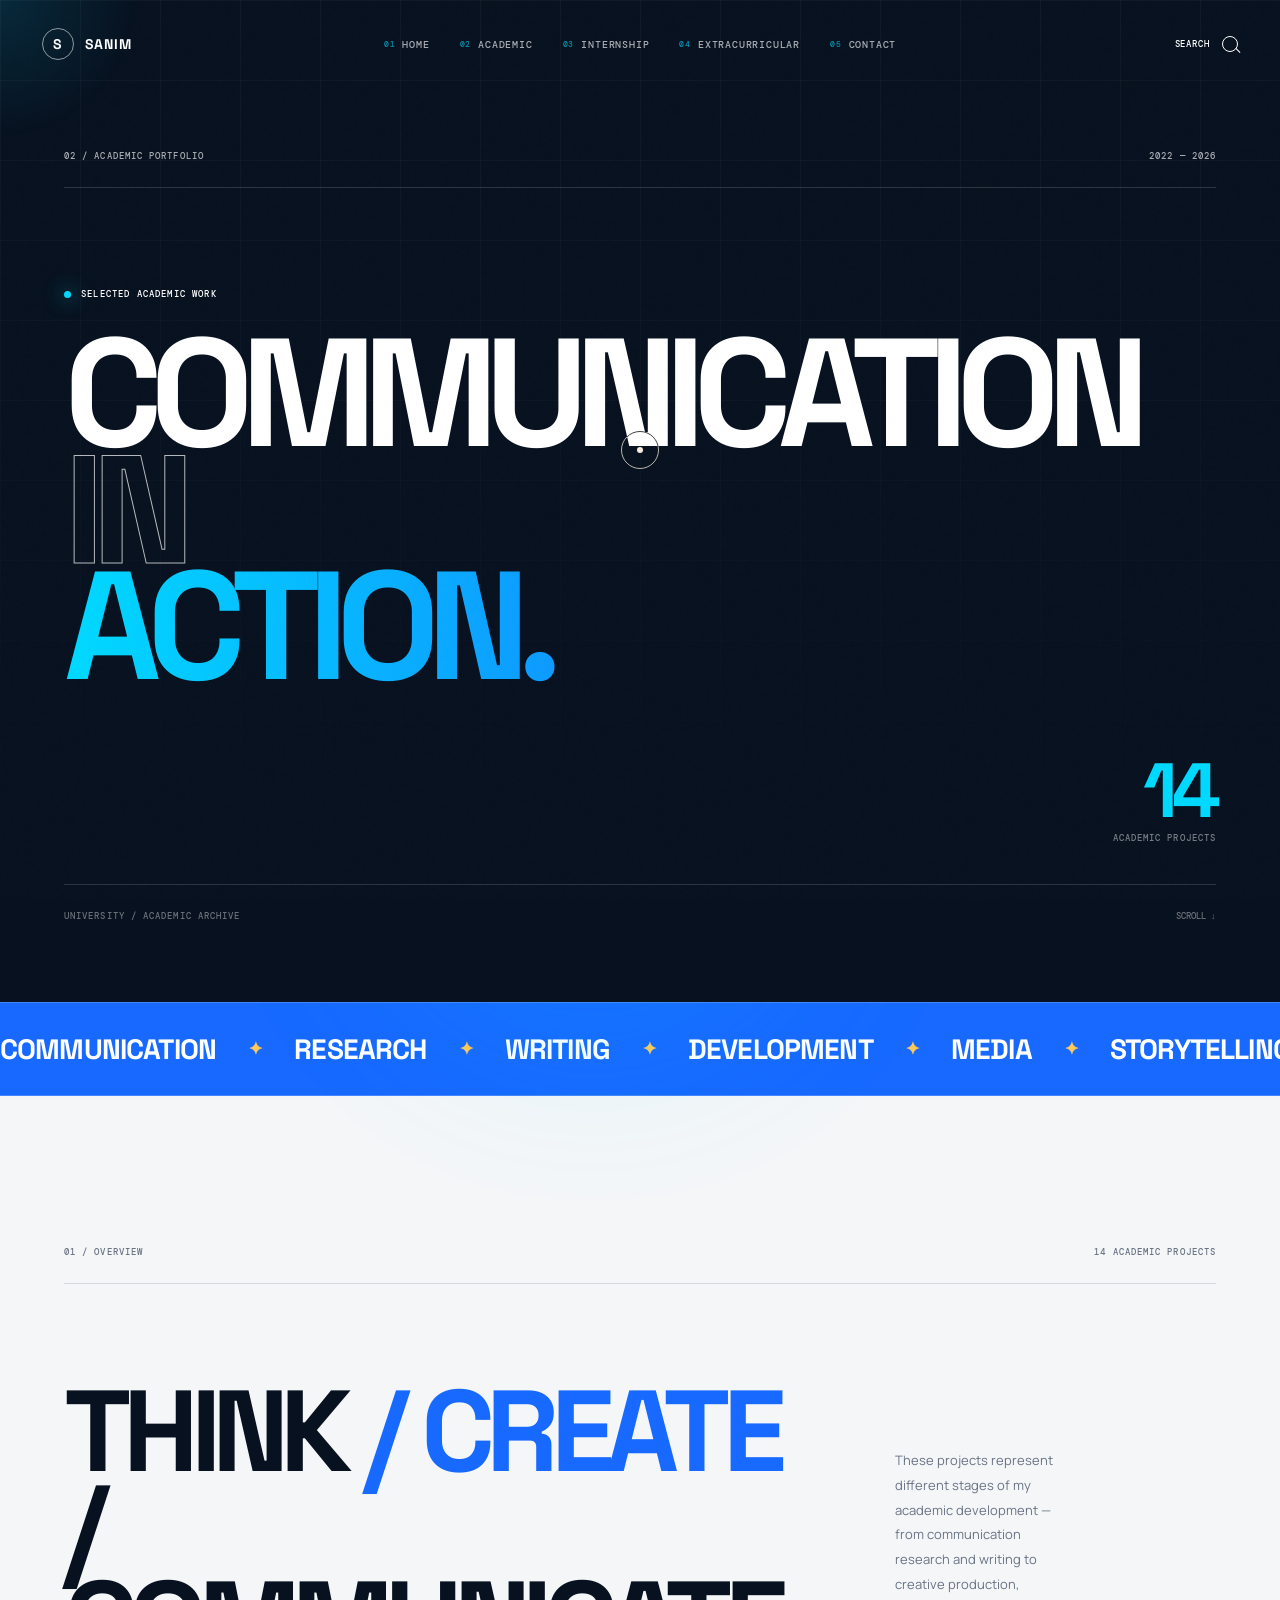
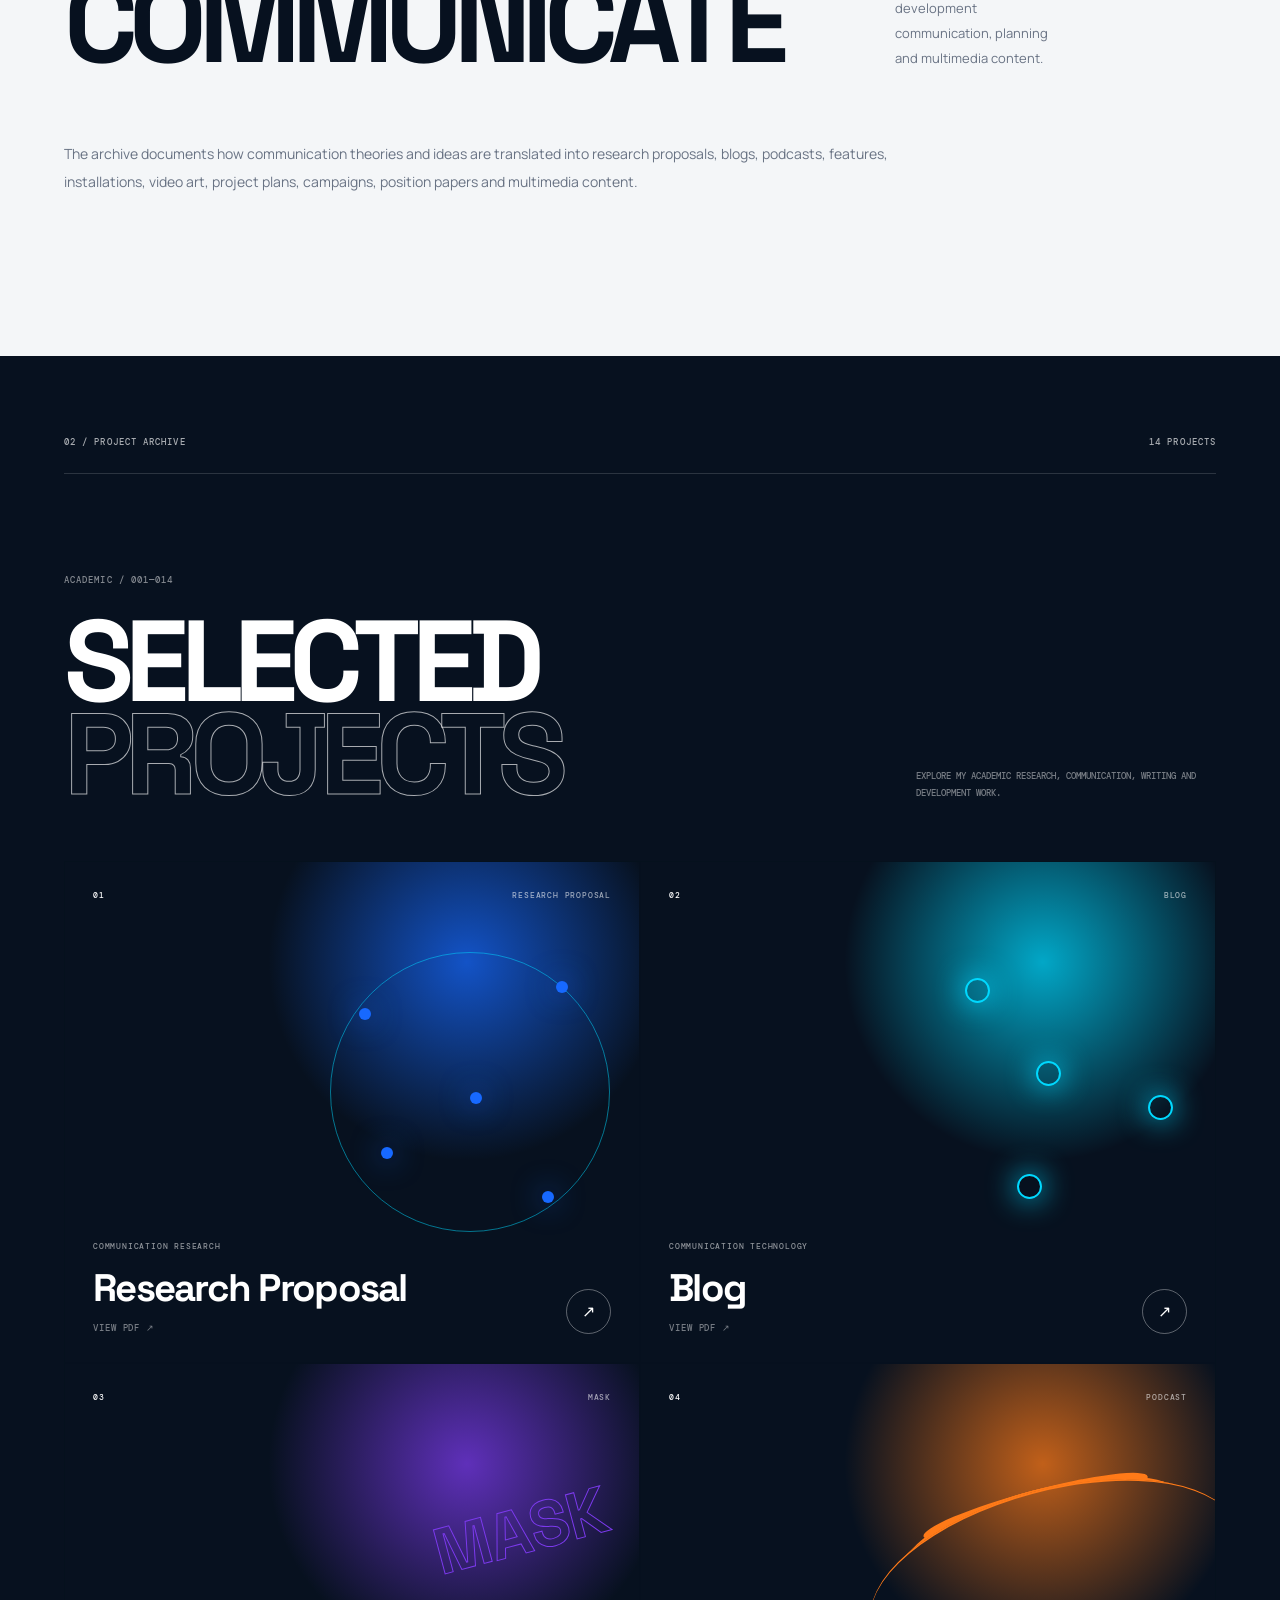
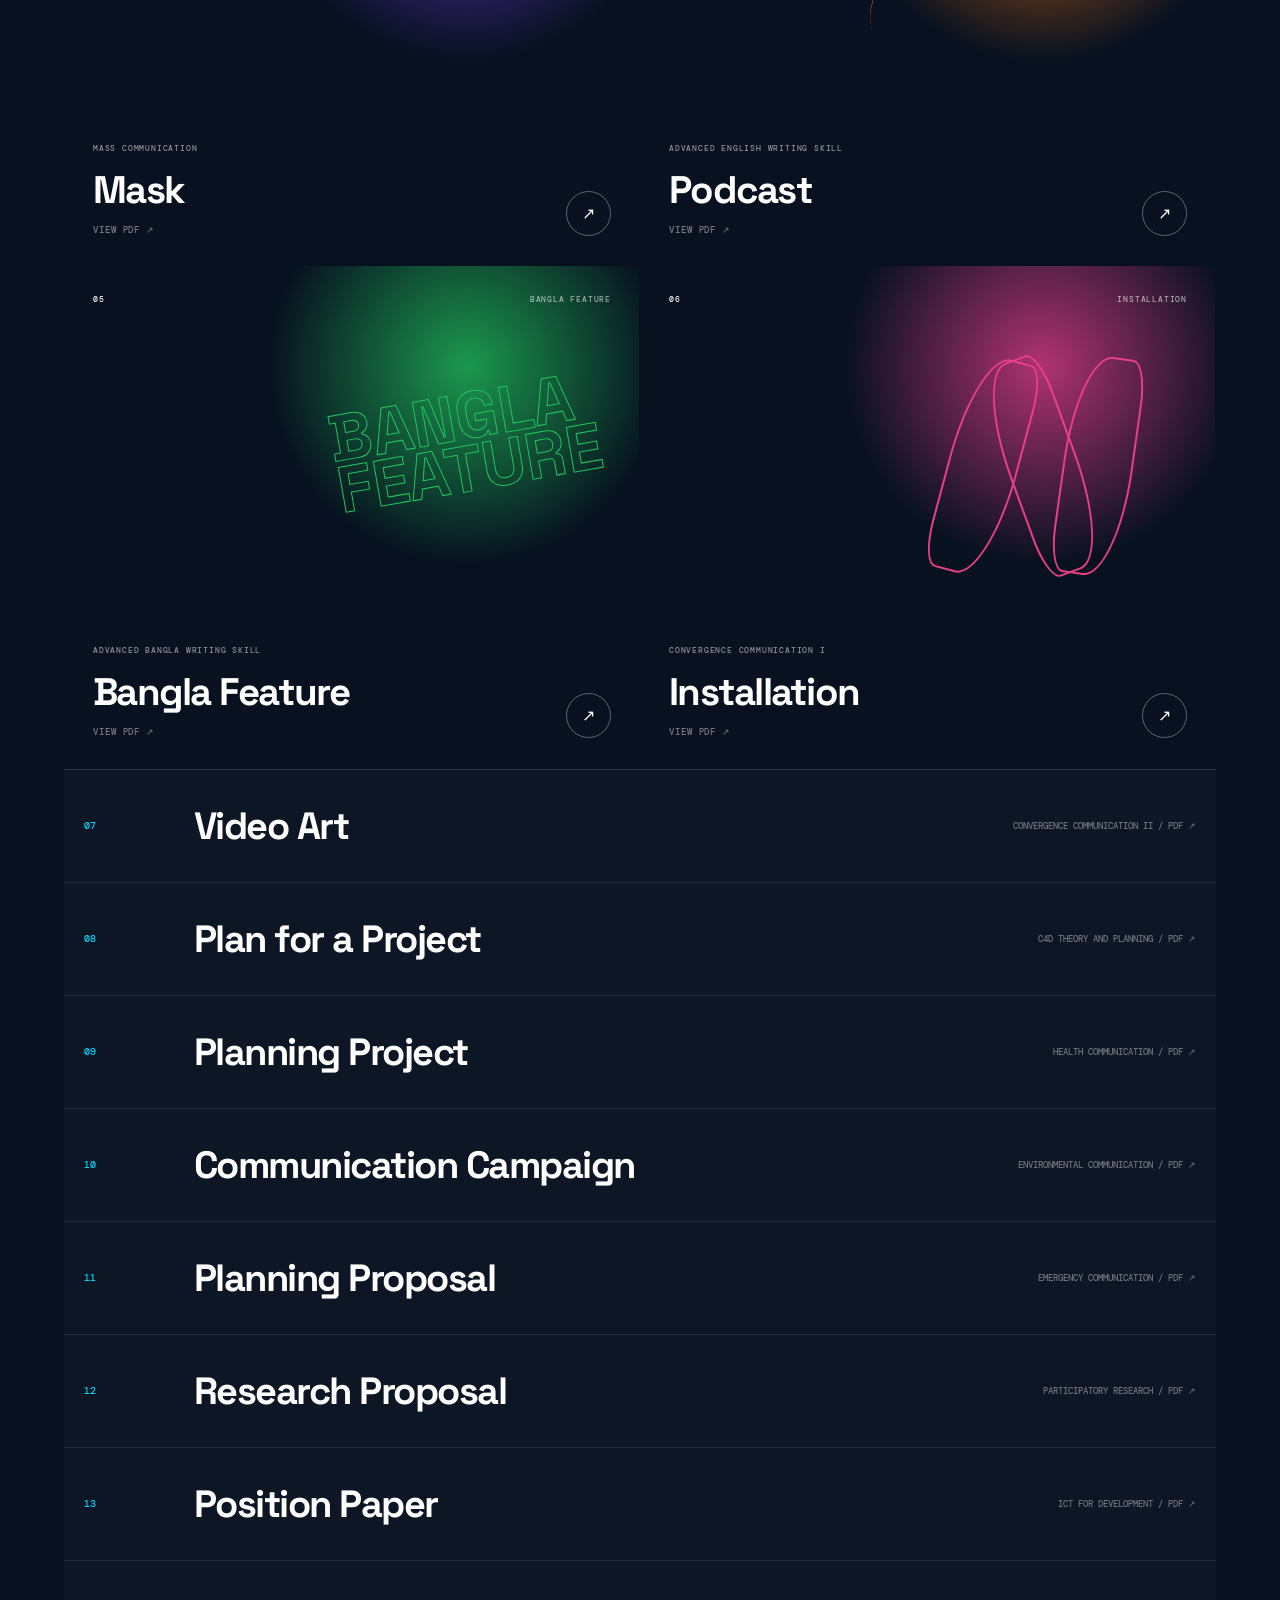
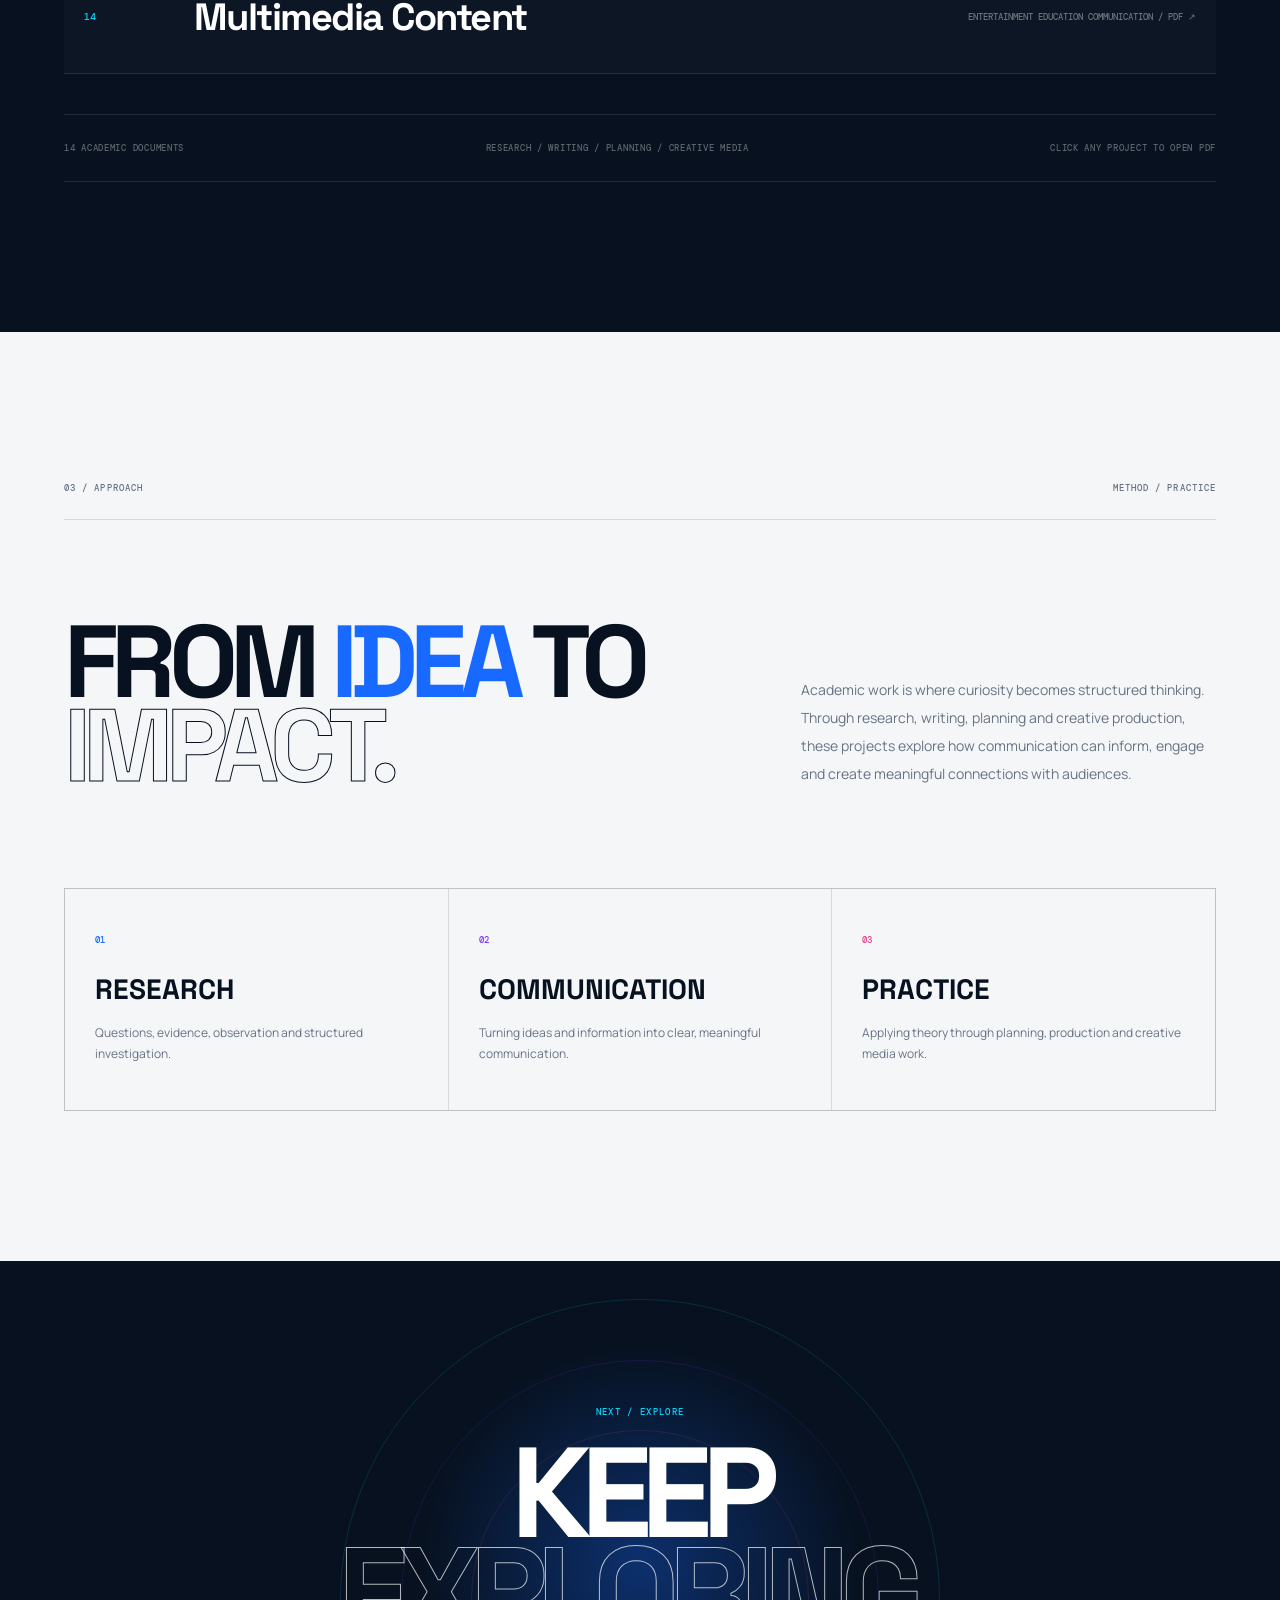
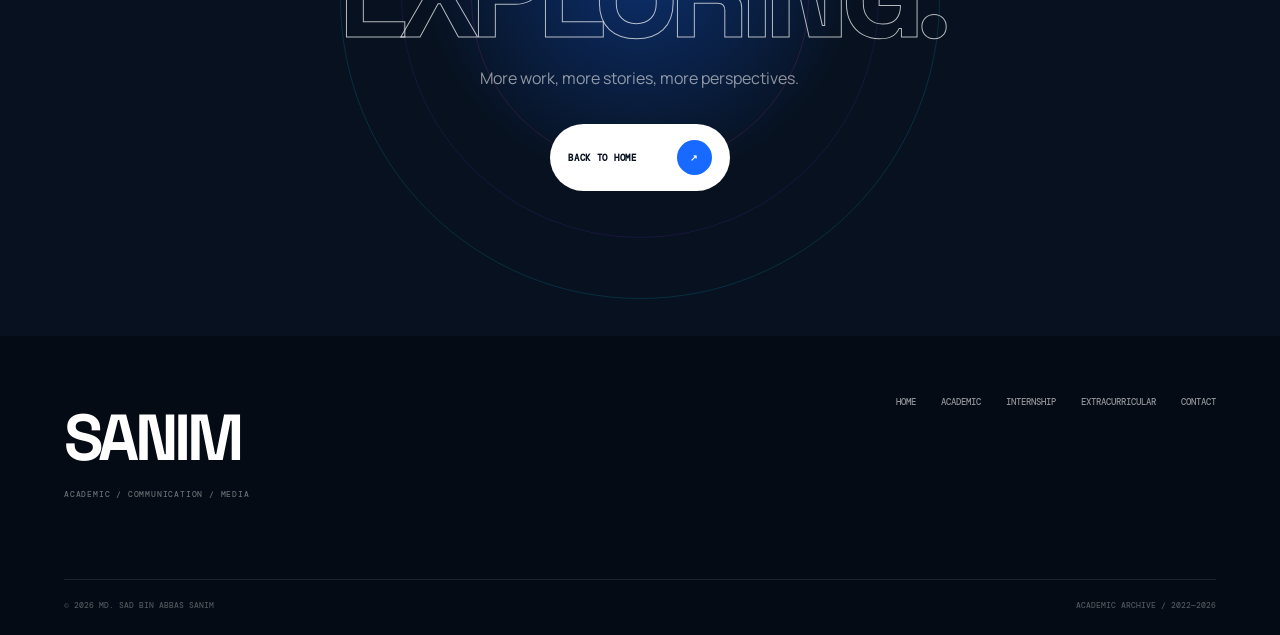
<file: academic.html>
<!DOCTYPE html>
<html lang="en">

<head>

    <meta charset="UTF-8">

    <meta
        name="viewport"
        content="width=device-width, initial-scale=1.0"
    >

    <title>Academic Portfolio | Sanim</title>

    <meta
        name="description"
        content="Academic portfolio of MD. Sad Bin Abbas Sanim — communication, journalism, development communication and creative academic projects."
    >

    <meta
        name="author"
        content="MD. Sad Bin Abbas Sanim"
    >

    <!-- =====================================================
         GOOGLE FONTS
    ====================================================== -->

    <link rel="preconnect" href="https://fonts.googleapis.com">

    <link
        rel="preconnect"
        href="https://fonts.gstatic.com"
        crossorigin
    >

    <link
        href="https://fonts.googleapis.com/css2?family=DM+Mono:wght@400;500&family=Manrope:wght@400;500;600;700;800&family=Space+Grotesk:wght@400;500;600;700&display=swap"
        rel="stylesheet"
    >

    <!-- =====================================================
         GLOBAL CSS
    ====================================================== -->

    <link rel="stylesheet" href="style.css">

</head>


<body class="loading">


<!-- =========================================================
     GLOBAL ATMOSPHERE
========================================================= -->

<div class="global-noise"></div>

<div class="color-orb orb-one"></div>
<div class="color-orb orb-two"></div>
<div class="color-orb orb-three"></div>

<div class="mouse-glow"></div>


<!-- =========================================================
     CUSTOM CURSOR
========================================================= -->

<div class="cursor-dot"></div>

<div class="cursor-ring"></div>

<div class="cursor-label">
    VIEW
</div>


<!-- =========================================================
     LOADER
========================================================= -->

<div class="loader" id="loader">

    <div class="loader-inner">

        <div class="loader-top">

            <span>
                SANIM / ACADEMIC
            </span>

            <span>
                PORTFOLIO
            </span>

        </div>


        <div class="loader-title">

            <span>ACADEMIC</span>

            <span>WORKS</span>

            <span>/ 2022—26</span>

        </div>


        <div>

            <div class="loader-line">
                <span></span>
            </div>

            <div class="loader-meta">

                <span>
                    LOADING ARCHIVE
                </span>

                <span id="loaderPercent">
                    00%
                </span>

            </div>

        </div>

    </div>

</div>


<!-- =========================================================
     NAVBAR
========================================================= -->

<header class="navbar" id="navbar">

    <a
        href="index.html#home"
        class="brand magnetic"
    >

        <span class="brand-mark">
            S
        </span>

        <span>
            SANIM
        </span>

    </a>


    <nav class="desktop-nav">

        <a
            href="index.html#home"
            class="nav-link magnetic"
        >
            <span>01</span>
            HOME
        </a>


        <a
            href="academic.html"
            class="nav-link active magnetic"
        >
            <span>02</span>
            ACADEMIC
        </a>


        <a
            href="internship.html"
            class="nav-link magnetic"
        >
            <span>03</span>
            INTERNSHIP
        </a>


        <a
            href="extracurricular.html"
            class="nav-link magnetic"
        >
            <span>04</span>
            EXTRACURRICULAR
        </a>


        <a
            href="contact.html"
            class="nav-link magnetic"
        >
            <span>05</span>
            CONTACT
        </a>

    </nav>


    <button
        class="search-trigger magnetic"
        id="searchTrigger"
        type="button"
        aria-label="Search"
    >

        SEARCH

        <span class="search-icon"></span>

    </button>


    <button
        class="menu-toggle"
        id="menuToggle"
        type="button"
        aria-label="Open menu"
    >

        <span></span>
        <span></span>

    </button>

</header>


<!-- =========================================================
     MOBILE MENU
========================================================= -->

<div
    class="mobile-menu"
    id="mobileMenu"
>

    <div class="mobile-menu-inner">

        <div class="mobile-menu-top">

            <span>
                SANIM / NAVIGATION
            </span>

            <span>
                MENU
            </span>

        </div>


        <nav>

            <a
                href="index.html#home"
                class="mobile-link magnetic"
            >
                <small>01</small>
                HOME
            </a>


            <a
                href="academic.html"
                class="mobile-link magnetic"
            >
                <small>02</small>
                ACADEMIC
            </a>


            <a
                href="internship.html"
                class="mobile-link magnetic"
            >
                <small>03</small>
                INTERNSHIP
            </a>


            <a
                href="extracurricular.html"
                class="mobile-link magnetic"
            >
                <small>04</small>
                EXTRACURRICULAR
            </a>


            <a
                href="contact.html"
                class="mobile-link magnetic"
            >
                <small>05</small>
                CONTACT
            </a>

        </nav>


        <div class="mobile-menu-bottom">

            ACADEMIC ARCHIVE / 2022—2026

        </div>

    </div>

</div>


<!-- =========================================================
     SEARCH OVERLAY
========================================================= -->

<div
    class="search-overlay"
    id="searchOverlay"
>

    <div class="search-overlay-inner">

        <button
            class="search-close magnetic"
            id="searchClose"
            type="button"
        >

            CLOSE

            <span>×</span>

        </button>


        <div class="search-kicker">

            SEARCH / ACADEMIC ARCHIVE

        </div>


        <div class="search-input-wrap">

            <input
                type="text"
                id="searchInput"
                placeholder="Search projects..."
                autocomplete="off"
            >

            <div class="search-input-icon">
                ↗
            </div>

        </div>


        <div
            class="search-results"
            id="searchResults"
        ></div>

    </div>

</div>


<!-- =========================================================
     MAIN
========================================================= -->

<main>


<!-- =========================================================
     HERO
========================================================= -->

<section
    class="academic-hero section-dark"
    style="
        position:relative;
        min-height:100svh;
        display:flex;
        align-items:flex-end;
        overflow:hidden;
        padding:150px 0 80px;
    "
>

    <div
        class="hero-grid"
        style="z-index:0;"
    ></div>


    <div
        class="section-container"
        style="z-index:2;"
    >

        <div class="section-topline">

            <span>
                02 / ACADEMIC PORTFOLIO
            </span>

            <span>
                2022 — 2026
            </span>

        </div>


        <div
            style="
                padding:100px 0 40px;
                max-width:1250px;
            "
        >

            <div
                class="eyebrow reveal-up"
                style="margin-bottom:35px;"
            >

                <span class="eyebrow-dot"></span>

                SELECTED ACADEMIC WORK

            </div>


            <h1
                class="reveal-title"
                style="
                    font:800 clamp(65px,12vw,175px)/.76 var(--display);
                    letter-spacing:-.085em;
                "
            >

                COMMUNICATION

                <span
                    style="
                        display:block;
                        color:transparent;
                        -webkit-text-stroke:1px rgba(255,255,255,.7);
                    "
                >
                    IN
                </span>

                <span
                    style="
                        display:block;
                        background:linear-gradient(
                            90deg,
                            var(--cyan),
                            var(--blue),
                            var(--violet),
                            var(--magenta),
                            var(--yellow)
                        );
                        background-size:300% 100%;
                        animation:gradientMove 7s linear infinite;
                        -webkit-background-clip:text;
                        background-clip:text;
                        color:transparent;
                    "
                >
                    ACTION.
                </span>

            </h1>


            <div
                class="academic-hero-info"
                style="
                    display:grid;
                    grid-template-columns:1fr 1fr;
                    gap:80px;
                    margin-top:75px;
                    align-items:end;
                "
            >

                <div class="reveal-text">

                    <p
                        style="
                            max-width:560px;
                            color:rgba(255,255,255,.65);
                            font-size:14px;
                            line-height:1.9;
                        "
                    >

                        A curated archive of academic work exploring
                        communication, media, writing, development,
                        research, creative expression and practical
                        communication planning.

                    </p>

                </div>


                <div
                    class="reveal-text"
                    style="
                        justify-self:end;
                        text-align:right;
                    "
                >

                    <div
                        style="
                            font:800 clamp(45px,6vw,90px)/.8 var(--display);
                            letter-spacing:-.07em;
                            color:var(--cyan);
                        "
                    >
                        14
                    </div>

                    <div
                        style="
                            margin-top:10px;
                            font:500 9px var(--mono);
                            color:rgba(255,255,255,.45);
                            letter-spacing:.12em;
                        "
                    >
                        ACADEMIC PROJECTS
                    </div>

                </div>

            </div>

        </div>


        <div
            style="
                display:flex;
                justify-content:space-between;
                align-items:center;
                padding-top:25px;
                border-top:1px solid rgba(255,255,255,.15);
            "
        >

            <span
                style="
                    font:500 9px var(--mono);
                    color:rgba(255,255,255,.4);
                    letter-spacing:.12em;
                "
            >
                UNIVERSITY / ACADEMIC ARCHIVE
            </span>


            <span
                style="
                    font:500 9px var(--mono);
                    color:rgba(255,255,255,.4);
                "
            >
                SCROLL ↓
            </span>

        </div>

    </div>

</section>


<!-- =========================================================
     MARQUEE
========================================================= -->

<section class="marquee-section">

    <div class="marquee-track">

        <span>COMMUNICATION</span>
        <i>✦</i>

        <span>RESEARCH</span>
        <i>✦</i>

        <span>WRITING</span>
        <i>✦</i>

        <span>DEVELOPMENT</span>
        <i>✦</i>

        <span>MEDIA</span>
        <i>✦</i>

        <span>STORYTELLING</span>
        <i>✦</i>

        <span>COMMUNICATION</span>
        <i>✦</i>

        <span>RESEARCH</span>
        <i>✦</i>

        <span>WRITING</span>
        <i>✦</i>

        <span>DEVELOPMENT</span>
        <i>✦</i>

    </div>

</section>


<!-- =========================================================
     OVERVIEW
========================================================= -->

<section
    class="academic-preview section-light"
    style="padding-bottom:80px;"
>

    <div class="section-container">

        <div class="section-topline dark">

            <span>
                01 / OVERVIEW
            </span>

            <span>
                14 ACADEMIC PROJECTS
            </span>

        </div>


        <div class="academic-heading">

            <h2 class="reveal-title">

                THINK

                <span>
                    / CREATE
                </span>

                / COMMUNICATE

            </h2>


            <p class="reveal-text">

                These projects represent different stages of my
                academic development — from communication research
                and writing to creative production, development
                communication, planning and multimedia content.

            </p>

        </div>


        <div
            style="
                max-width:850px;
                margin-bottom:80px;
            "
        >

            <p
                class="reveal-text"
                style="
                    color:var(--muted);
                    font-size:14px;
                    line-height:2;
                "
            >

                The archive documents how communication theories
                and ideas are translated into research proposals,
                blogs, podcasts, features, installations, video
                art, project plans, campaigns, position papers and
                multimedia content.

            </p>

        </div>

    </div>

</section>


<!-- =========================================================
     PROJECT ARCHIVE
========================================================= -->

<section
    class="section-dark"
    style="padding:80px 0 150px;"
>

    <div class="section-container">


        <div class="section-topline">

            <span>
                02 / PROJECT ARCHIVE
            </span>

            <span>
                14 PROJECTS
            </span>

        </div>


        <div
            style="
                margin:100px 0 60px;
                display:flex;
                justify-content:space-between;
                align-items:end;
                gap:30px;
            "
        >

            <div>

                <div class="section-number light">
                    ACADEMIC / 001—014
                </div>


                <h2
                    class="reveal-title"
                    style="
                        font:800 clamp(55px,9vw,130px)/.8 var(--display);
                        letter-spacing:-.075em;
                    "
                >

                    SELECTED

                    <span
                        style="
                            display:block;
                            color:transparent;
                            -webkit-text-stroke:1px rgba(255,255,255,.65);
                        "
                    >
                        PROJECTS
                    </span>

                </h2>

            </div>


            <div
                style="
                    max-width:300px;
                    color:rgba(255,255,255,.45);
                    font:500 9px/1.8 var(--mono);
                "
            >

                EXPLORE MY ACADEMIC
                RESEARCH, COMMUNICATION,
                WRITING AND DEVELOPMENT WORK.

            </div>

        </div>


        <!-- =================================================
             PROJECT GRID — 01 TO 06
        ================================================== -->

        <div class="project-grid">


            <!-- PROJECT 01 -->

            <a
                href="assets/pdf/p01.pdf"
                target="_blank"
                rel="noopener"
                class="project-card project-one magnetic-card"
            >

                <div class="project-meta">

                    <span>01</span>

                    <span>RESEARCH PROPOSAL</span>

                </div>


                <div class="project-shape project-data">

                    <i></i>
                    <i></i>
                    <i></i>
                    <i></i>
                    <i></i>

                </div>


                <div class="project-content">

                    <span>
                        COMMUNICATION RESEARCH
                    </span>

                    <h3>
                        Research Proposal
                    </h3>

                    <small>
                        VIEW PDF ↗
                    </small>

                </div>


                <div class="project-arrow">
                    ↗
                </div>

            </a>


            <!-- PROJECT 02 -->

            <a
                href="assets/pdf/p02.pdf"
                target="_blank"
                rel="noopener"
                class="project-card project-two magnetic-card"
            >

                <div class="project-meta">

                    <span>02</span>

                    <span>BLOG</span>

                </div>


                <div class="project-shape project-network">

                    <i></i>
                    <i></i>
                    <i></i>
                    <i></i>

                </div>


                <div class="project-content">

                    <span>
                        COMMUNICATION TECHNOLOGY
                    </span>

                    <h3>
                        Blog
                    </h3>

                    <small>
                        VIEW PDF ↗
                    </small>

                </div>


                <div class="project-arrow">
                    ↗
                </div>

            </a>


            <!-- PROJECT 03 -->

            <a
                href="assets/pdf/p03.pdf"
                target="_blank"
                rel="noopener"
                class="project-card project-three magnetic-card"
            >

                <div class="project-meta">

                    <span>03</span>

                    <span>MASK</span>

                </div>


                <div class="project-shape project-type">
                    MASK
                </div>


                <div class="project-content">

                    <span>
                        MASS COMMUNICATION
                    </span>

                    <h3>
                        Mask
                    </h3>

                    <small>
                        VIEW PDF ↗
                    </small>

                </div>


                <div class="project-arrow">
                    ↗
                </div>

            </a>


            <!-- PROJECT 04 -->

            <a
                href="assets/pdf/p04.pdf"
                target="_blank"
                rel="noopener"
                class="project-card project-four magnetic-card"
            >

                <div class="project-meta">

                    <span>04</span>

                    <span>PODCAST</span>

                </div>


                <div class="project-shape project-wave"></div>


                <div class="project-content">

                    <span>
                        ADVANCED ENGLISH WRITING SKILL
                    </span>

                    <h3>
                        Podcast
                    </h3>

                    <small>
                        VIEW PDF ↗
                    </small>

                </div>


                <div class="project-arrow">
                    ↗
                </div>

            </a>


            <!-- PROJECT 05 -->

            <a
                href="assets/pdf/p05.pdf"
                target="_blank"
                rel="noopener"
                class="project-card project-five magnetic-card"
            >

                <div class="project-meta">

                    <span>05</span>

                    <span>BANGLA FEATURE</span>

                </div>


                <div class="project-shape project-fashion">

                    <span>
                        BANGLA
                    </span>

                    <span>
                        FEATURE
                    </span>

                </div>


                <div class="project-content">

                    <span>
                        ADVANCED BANGLA WRITING SKILL
                    </span>

                    <h3>
                        Bangla Feature
                    </h3>

                    <small>
                        VIEW PDF ↗
                    </small>

                </div>


                <div class="project-arrow">
                    ↗
                </div>

            </a>


            <!-- PROJECT 06 -->

            <a
                href="assets/pdf/p06.pdf"
                target="_blank"
                rel="noopener"
                class="project-card project-six magnetic-card"
            >

                <div class="project-meta">

                    <span>06</span>

                    <span>INSTALLATION</span>

                </div>


                <div class="project-shape project-plastic">

                    <span></span>
                    <span></span>
                    <span></span>

                </div>


                <div class="project-content">

                    <span>
                        CONVERGENCE COMMUNICATION I
                    </span>

                    <h3>
                        Installation
                    </h3>

                    <small>
                        VIEW PDF ↗
                    </small>

                </div>


                <div class="project-arrow">
                    ↗
                </div>

            </a>

        </div>


        <!-- =================================================
             PROJECT LIST — 07 TO 14
        ================================================== -->

        <div
            class="academic-project-list"
            style="
                margin-top:2px;
                background:rgba(255,255,255,.025);
                border-top:1px solid rgba(255,255,255,.12);
            "
        >


            <!-- 07 -->

            <a
                href="assets/pdf/p07.pdf"
                target="_blank"
                rel="noopener"
                class="academic-list-item"
            >

                <span class="project-list-number">
                    07
                </span>

                <span class="project-list-title">
                    Video Art
                </span>

                <span class="project-list-type">
                    CONVERGENCE COMMUNICATION II / PDF ↗
                </span>

            </a>


            <!-- 08 -->

            <a
                href="assets/pdf/p08.pdf"
                target="_blank"
                rel="noopener"
                class="academic-list-item"
            >

                <span class="project-list-number">
                    08
                </span>

                <span class="project-list-title">
                    Plan for a Project
                </span>

                <span class="project-list-type">
                    C4D THEORY AND PLANNING / PDF ↗
                </span>

            </a>


            <!-- 09 -->

            <a
                href="assets/pdf/p09.pdf"
                target="_blank"
                rel="noopener"
                class="academic-list-item"
            >

                <span class="project-list-number">
                    09
                </span>

                <span class="project-list-title">
                    Planning Project
                </span>

                <span class="project-list-type">
                    HEALTH COMMUNICATION / PDF ↗
                </span>

            </a>


            <!-- 10 -->

            <a
                href="assets/pdf/p10.pdf"
                target="_blank"
                rel="noopener"
                class="academic-list-item"
            >

                <span class="project-list-number">
                    10
                </span>

                <span class="project-list-title">
                    Communication Campaign
                </span>

                <span class="project-list-type">
                    ENVIRONMENTAL COMMUNICATION / PDF ↗
                </span>

            </a>


            <!-- 11 -->

            <a
                href="assets/pdf/p11.pdf"
                target="_blank"
                rel="noopener"
                class="academic-list-item"
            >

                <span class="project-list-number">
                    11
                </span>

                <span class="project-list-title">
                    Planning Proposal
                </span>

                <span class="project-list-type">
                    EMERGENCY COMMUNICATION / PDF ↗
                </span>

            </a>


            <!-- 12 -->

            <a
                href="assets/pdf/p12.pdf"
                target="_blank"
                rel="noopener"
                class="academic-list-item"
            >

                <span class="project-list-number">
                    12
                </span>

                <span class="project-list-title">
                    Research Proposal
                </span>

                <span class="project-list-type">
                    PARTICIPATORY RESEARCH / PDF ↗
                </span>

            </a>


            <!-- 13 -->

            <a
                href="assets/pdf/p13.pdf"
                target="_blank"
                rel="noopener"
                class="academic-list-item"
            >

                <span class="project-list-number">
                    13
                </span>

                <span class="project-list-title">
                    Position Paper
                </span>

                <span class="project-list-type">
                    ICT FOR DEVELOPMENT / PDF ↗
                </span>

            </a>


            <!-- 14 -->

            <a
                href="assets/pdf/p14.pdf"
                target="_blank"
                rel="noopener"
                class="academic-list-item"
            >

                <span class="project-list-number">
                    14
                </span>

                <span class="project-list-title">
                    Multimedia Content
                </span>

                <span class="project-list-type">
                    ENTERTAINMENT EDUCATION COMMUNICATION / PDF ↗
                </span>

            </a>

        </div>


        <!-- =================================================
             PROJECT SUMMARY
        ================================================== -->

        <div
            style="
                margin-top:40px;
                padding:25px 0;
                border-top:1px solid rgba(255,255,255,.1);
                border-bottom:1px solid rgba(255,255,255,.1);
                display:flex;
                justify-content:space-between;
                gap:20px;
                flex-wrap:wrap;
                color:rgba(255,255,255,.35);
                font:500 9px/1.8 var(--mono);
                letter-spacing:.08em;
            "
        >

            <span>
                14 ACADEMIC DOCUMENTS
            </span>

            <span>
                RESEARCH / WRITING / PLANNING / CREATIVE MEDIA
            </span>

            <span>
                CLICK ANY PROJECT TO OPEN PDF
            </span>

        </div>

    </div>

</section>


<!-- =========================================================
     APPROACH
========================================================= -->

<section
    class="section-light academic-approach"
    style="padding:150px 0;"
>

    <div class="section-container">


        <div class="section-topline dark">

            <span>
                03 / APPROACH
            </span>

            <span>
                METHOD / PRACTICE
            </span>

        </div>


        <div
            class="approach-heading"
            style="
                display:grid;
                grid-template-columns:1.2fr .8fr;
                gap:10%;
                align-items:end;
                margin-top:100px;
            "
        >

            <h2
                class="reveal-title"
                style="
                    font:800 clamp(55px,8vw,120px)/.82 var(--display);
                    letter-spacing:-.075em;
                "
            >

                FROM

                <span style="color:var(--blue);">
                    IDEA
                </span>

                TO

                <span
                    style="
                        color:transparent;
                        -webkit-text-stroke:1px var(--ink);
                    "
                >
                    IMPACT.
                </span>

            </h2>


            <div class="reveal-text">

                <p
                    style="
                        color:var(--muted);
                        font-size:14px;
                        line-height:2;
                    "
                >

                    Academic work is where curiosity becomes
                    structured thinking. Through research,
                    writing, planning and creative production,
                    these projects explore how communication
                    can inform, engage and create meaningful
                    connections with audiences.

                </p>

            </div>

        </div>


        <div
            class="approach-grid"
            style="
                display:grid;
                grid-template-columns:repeat(3,1fr);
                gap:1px;
                background:var(--line);
                margin-top:100px;
                border:1px solid var(--line);
            "
        >


            <!-- RESEARCH -->

            <div
                style="
                    padding:45px 30px;
                    background:var(--paper);
                "
                class="reveal-up"
            >

                <span
                    style="
                        display:block;
                        color:var(--blue);
                        font:500 9px var(--mono);
                    "
                >
                    01
                </span>


                <strong
                    style="
                        display:block;
                        margin-top:25px;
                        font:700 28px var(--display);
                    "
                >
                    RESEARCH
                </strong>


                <p
                    style="
                        margin-top:15px;
                        color:var(--muted);
                        font-size:12px;
                        line-height:1.8;
                    "
                >

                    Questions, evidence, observation and
                    structured investigation.

                </p>

            </div>


            <!-- COMMUNICATION -->

            <div
                style="
                    padding:45px 30px;
                    background:var(--paper);
                "
                class="reveal-up delay-one"
            >

                <span
                    style="
                        display:block;
                        color:var(--violet);
                        font:500 9px var(--mono);
                    "
                >
                    02
                </span>


                <strong
                    style="
                        display:block;
                        margin-top:25px;
                        font:700 28px var(--display);
                    "
                >
                    COMMUNICATION
                </strong>


                <p
                    style="
                        margin-top:15px;
                        color:var(--muted);
                        font-size:12px;
                        line-height:1.8;
                    "
                >

                    Turning ideas and information into clear,
                    meaningful communication.

                </p>

            </div>


            <!-- PRACTICE -->

            <div
                style="
                    padding:45px 30px;
                    background:var(--paper);
                "
                class="reveal-up delay-two"
            >

                <span
                    style="
                        display:block;
                        color:var(--magenta);
                        font:500 9px var(--mono);
                    "
                >
                    03
                </span>


                <strong
                    style="
                        display:block;
                        margin-top:25px;
                        font:700 28px var(--display);
                    "
                >
                    PRACTICE
                </strong>


                <p
                    style="
                        margin-top:15px;
                        color:var(--muted);
                        font-size:12px;
                        line-height:1.8;
                    "
                >

                    Applying theory through planning,
                    production and creative media work.

                </p>

            </div>

        </div>

    </div>

</section>


<!-- =========================================================
     FINAL CTA
========================================================= -->

<section class="final-cta">

    <div class="cta-glow"></div>


    <div class="cta-inner">

        <div class="cta-kicker">
            NEXT / EXPLORE
        </div>


        <h2>

            KEEP

            <span>
                EXPLORING.
            </span>

        </h2>


        <p>
            More work, more stories, more perspectives.
        </p>


        <a
            href="index.html#home"
            class="cta-button magnetic"
        >

            BACK TO HOME

            <i>
                ↗
            </i>

        </a>

    </div>

</section>


</main>


<!-- =========================================================
     FOOTER
========================================================= -->

<footer class="footer">

    <div class="footer-top">


        <div class="footer-brand">

            <span>
                SANIM
            </span>

            <small>
                ACADEMIC / COMMUNICATION / MEDIA
            </small>

        </div>


        <div class="footer-links">

            <a
                href="index.html#home"
                class="magnetic"
            >
                HOME
            </a>


            <a
                href="academic.html"
                class="magnetic"
            >
                ACADEMIC
            </a>


            <a
                href="internship.html"
                class="magnetic"
            >
                INTERNSHIP
            </a>


            <a
                href="extracurricular.html"
                class="magnetic"
            >
                EXTRACURRICULAR
            </a>


            <a
                href="contact.html"
                class="magnetic"
            >
                CONTACT
            </a>

        </div>

    </div>


    <div class="footer-bottom">

        <span>
            © 2026 MD. SAD BIN ABBAS SANIM
        </span>


        <span>
            ACADEMIC ARCHIVE / 2022—2026
        </span>

    </div>

</footer>


<!-- =========================================================
     GLOBAL JAVASCRIPT
========================================================= -->

<script src="script.js"></script>


<!-- =========================================================
     PAGE-SPECIFIC CSS
========================================================= -->

<style>

/* =========================================================
   ACADEMIC LIST
========================================================= */

.academic-list-item {

    display:grid;

    grid-template-columns:80px 1fr auto;

    gap:30px;

    align-items:center;

    padding:32px 20px;

    border-bottom:1px solid rgba(255,255,255,.1);

    text-decoration:none;

    color:#fff;

    transition:
        padding .45s var(--ease),
        background .45s var(--ease),
        border-color .45s var(--ease);

}


.academic-list-item:hover {

    padding-left:40px;

    padding-right:40px;

    background:rgba(23,105,255,.12);

}


.project-list-number {

    font:500 10px var(--mono);

    color:var(--cyan);

}


.project-list-title {

    font:
        700
        clamp(22px,3vw,38px)
        var(--display);

    letter-spacing:-.04em;

    transition:color .35s ease;

}


.project-list-type {

    font:500 9px var(--mono);

    color:rgba(255,255,255,.4);

    white-space:nowrap;

}


.academic-list-item:hover
.project-list-title {

    color:var(--cyan);

}


.academic-list-item:hover
.project-list-type {

    color:rgba(255,255,255,.7);

}


/* =========================================================
   PDF LABEL
========================================================= */

.project-content small {

    display:block;

    margin-top:14px;

    font:500 9px var(--mono);

    letter-spacing:.1em;

    color:rgba(255,255,255,.45);

    transition:
        color .3s ease,
        transform .3s ease;

}


.project-card:hover
.project-content small {

    color:var(--cyan);

}


/* =========================================================
   MOBILE HERO
========================================================= */

@media (max-width:800px) {


    .academic-hero {

        min-height:100svh !important;

        padding:
            120px
            0
            45px !important;

    }


    .academic-hero
    .section-container {

        width:100%;

    }


    .academic-hero
    .section-container
    > div:nth-child(2) {

        padding-top:70px !important;

    }


    .academic-hero-info {

        grid-template-columns:1fr !important;

        gap:35px !important;

        margin-top:55px !important;

    }


    .academic-hero-info
    > div:last-child {

        justify-self:start !important;

        text-align:left !important;

    }


    .academic-heading {

        margin:
            70px
            0
            50px !important;

    }


    /* PROJECT LIST */

    .academic-list-item {

        grid-template-columns:45px 1fr !important;

        gap:12px !important;

        padding:25px 10px !important;

    }


    .academic-list-item:hover {

        padding-left:20px !important;

        padding-right:20px !important;

    }


    .project-list-type {

        grid-column:2;

        white-space:normal;

        margin-top:-5px;

    }


    .project-list-title {

        font-size:25px;

    }


    /* APPROACH */

    .approach-heading {

        grid-template-columns:1fr !important;

        gap:45px !important;

        margin-top:70px !important;

    }


    .approach-grid {

        grid-template-columns:1fr !important;

        margin-top:70px !important;

    }


    /* ARCHIVE HEADER */

    .section-dark
    .section-container
    > div:nth-child(2) {

        flex-direction:column !important;

        align-items:flex-start !important;

        margin-top:70px !important;

        margin-bottom:45px !important;

    }


    .section-dark
    .section-container
    > div:nth-child(2)
    > div:last-child {

        max-width:100% !important;

    }

}


/* =========================================================
   SMALL MOBILE
========================================================= */

@media (max-width:500px) {


    .academic-hero
    h1 {

        font-size:
            clamp(
                55px,
                16vw,
                95px
            ) !important;

    }


    .project-list-title {

        font-size:22px;

    }


    .academic-list-item {

        padding:
            23px
            8px !important;

    }


    .academic-list-item:hover {

        padding-left:14px !important;

        padding-right:14px !important;

    }


    .project-content h3 {

        font-size:26px;

    }


    .project-content small {

        font-size:8px;

    }

}


/* =========================================================
   ACCESSIBILITY
========================================================= */

.academic-list-item:focus-visible,
.project-card:focus-visible,
.cta-button:focus-visible,
.nav-link:focus-visible,
.mobile-link:focus-visible {

    outline:
        2px solid
        var(--cyan);

    outline-offset:4px;

}

</style>


</body>
</html>
</file>
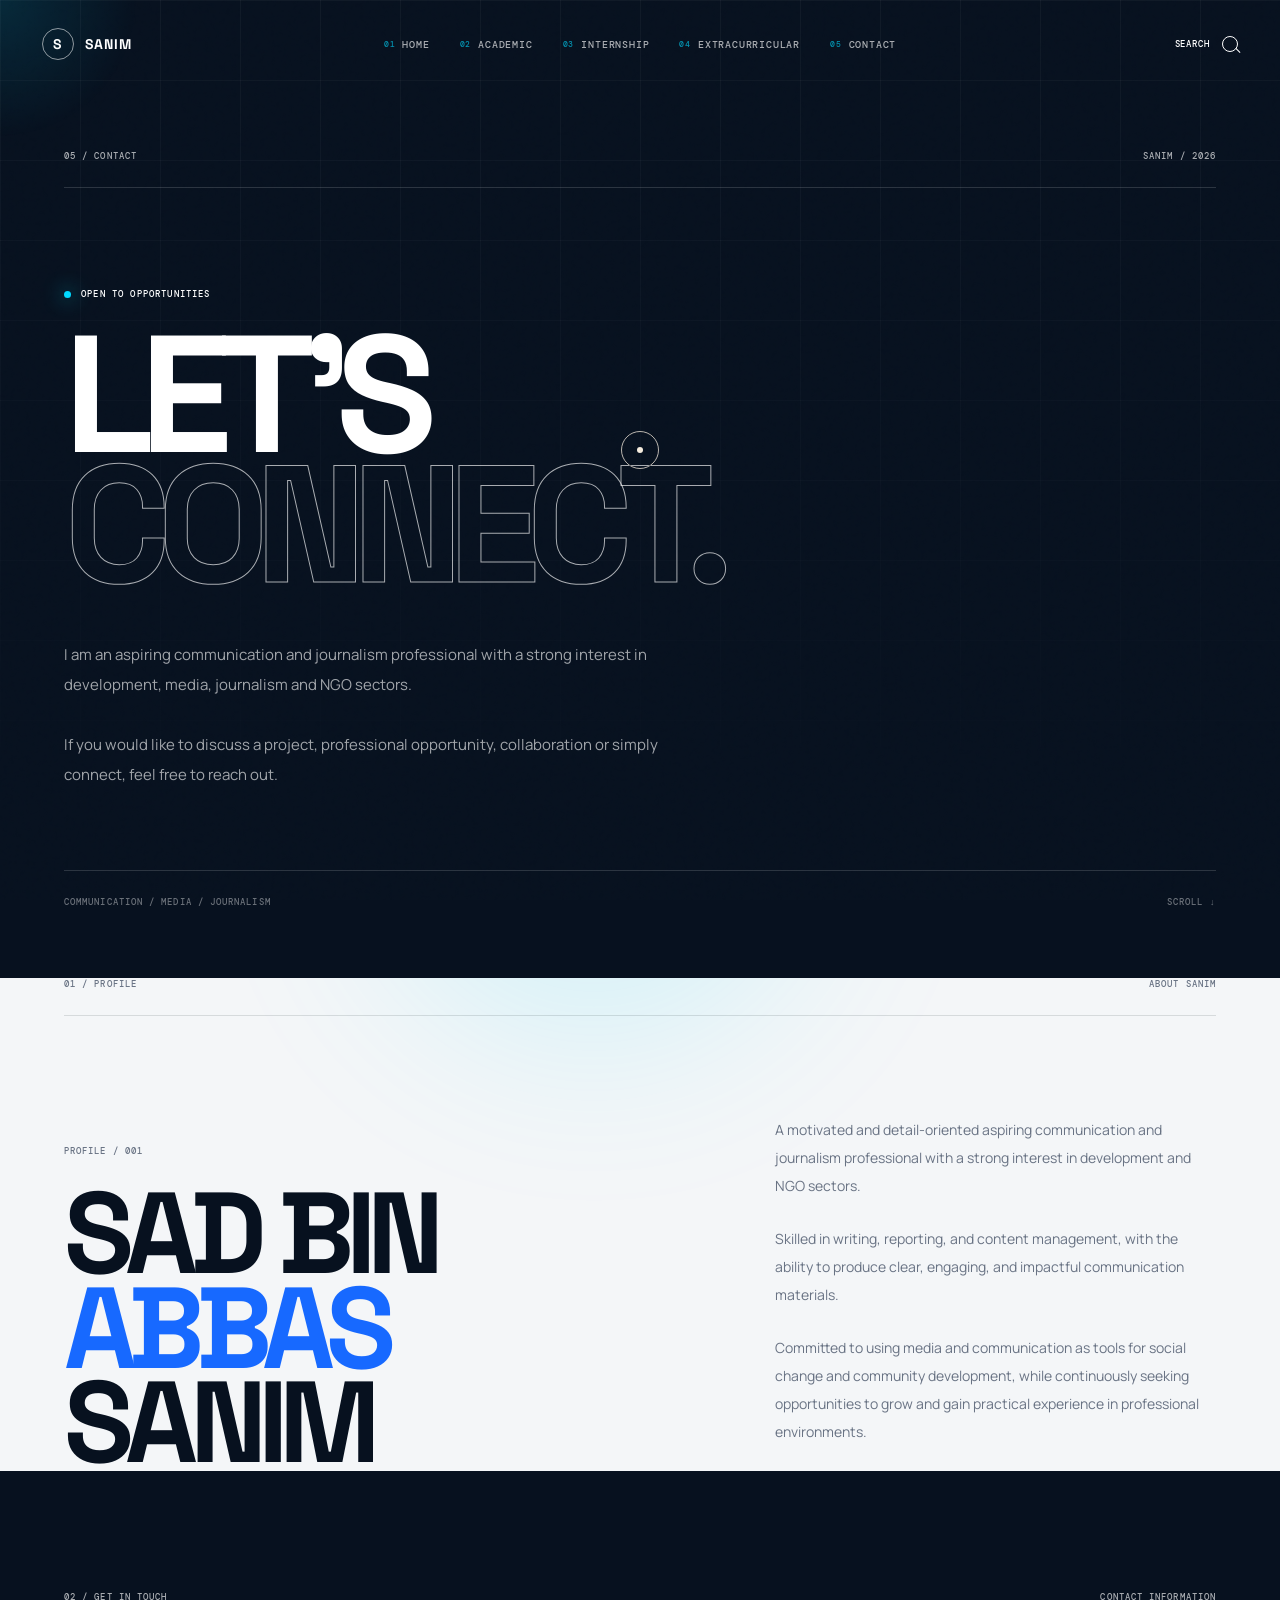
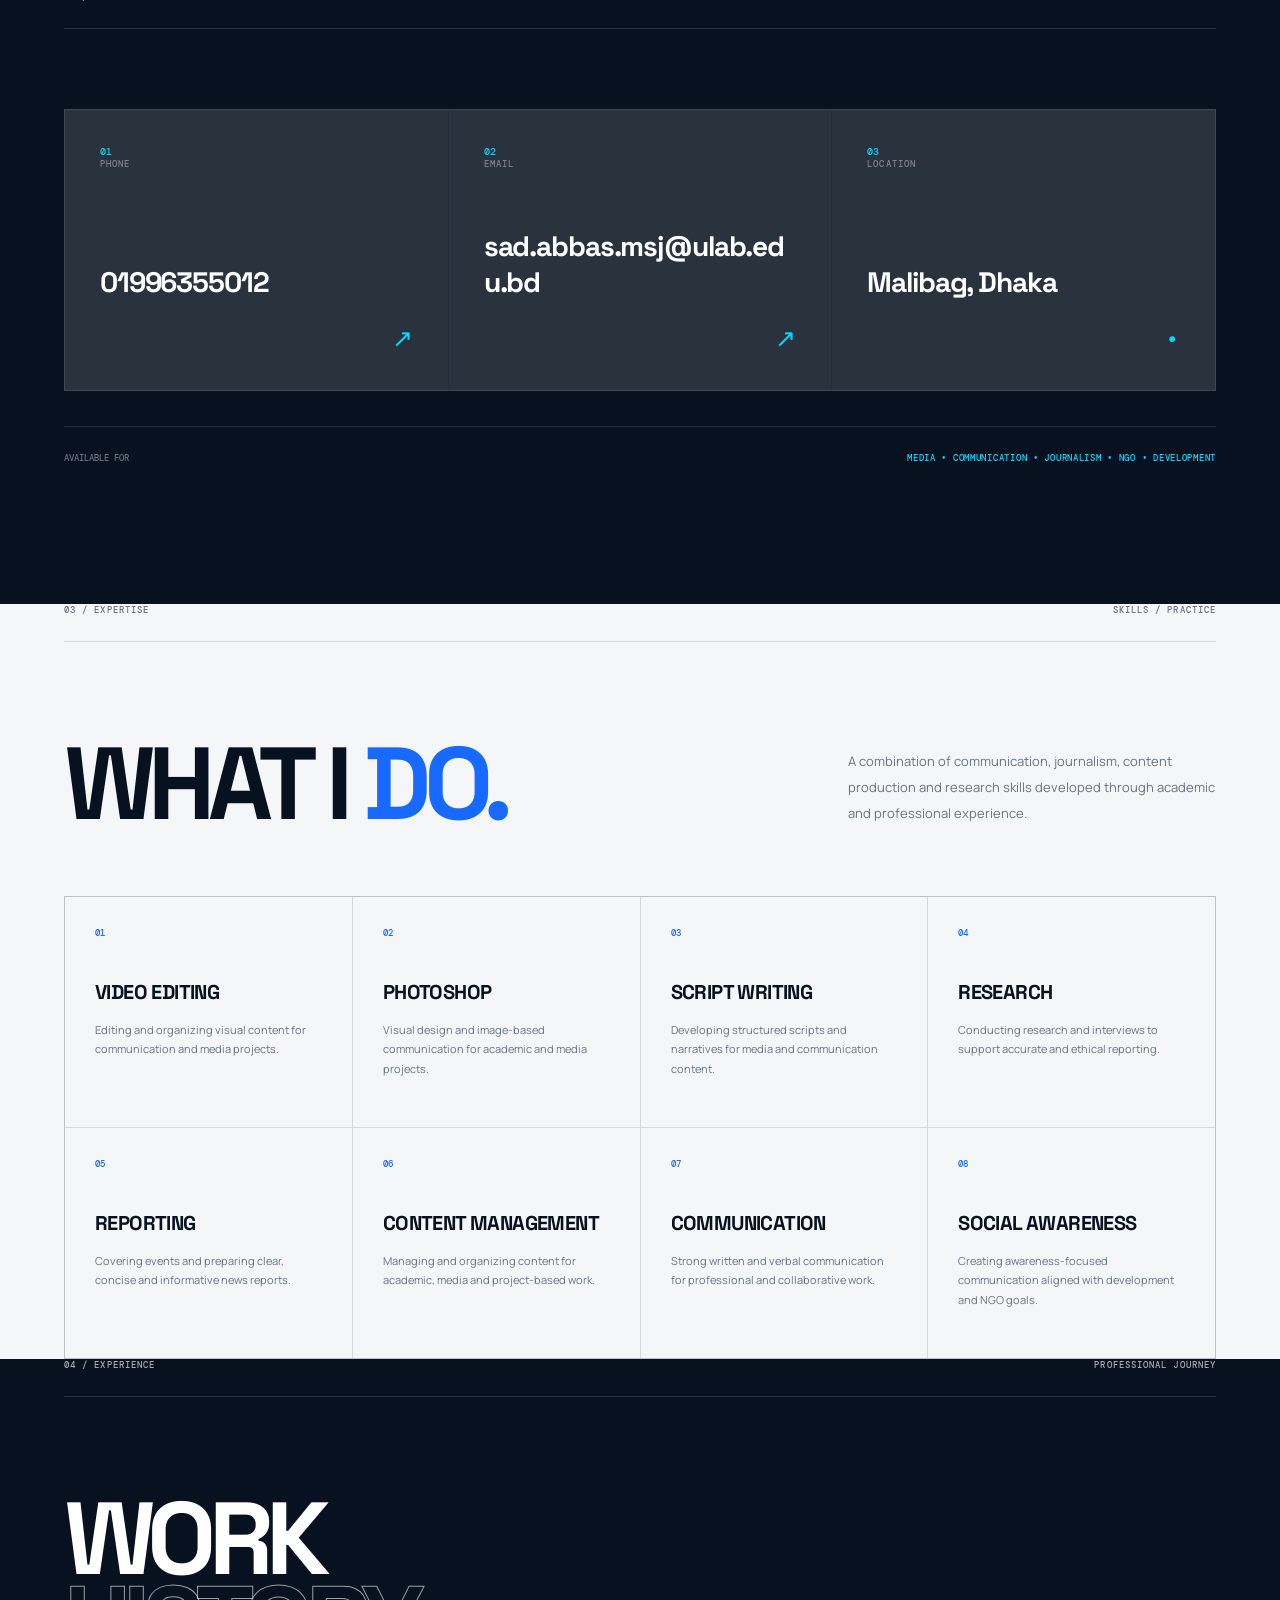
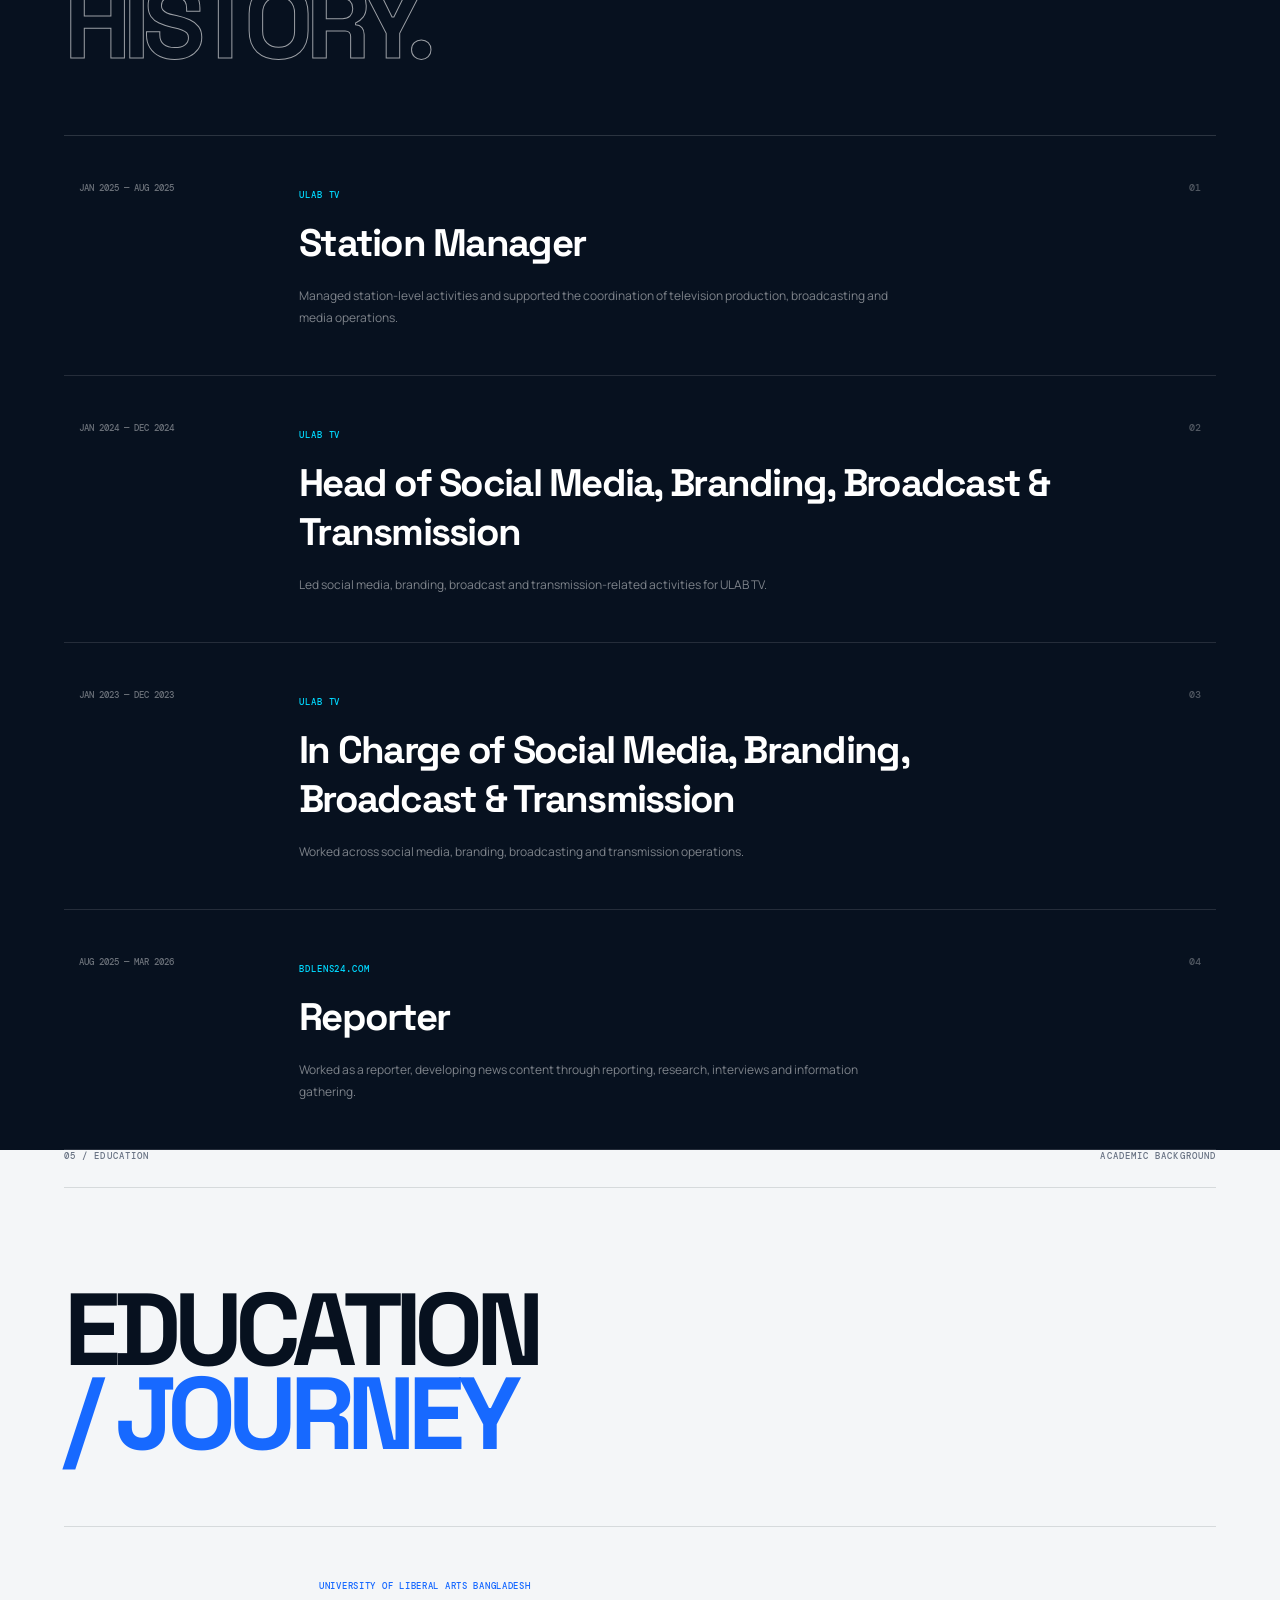
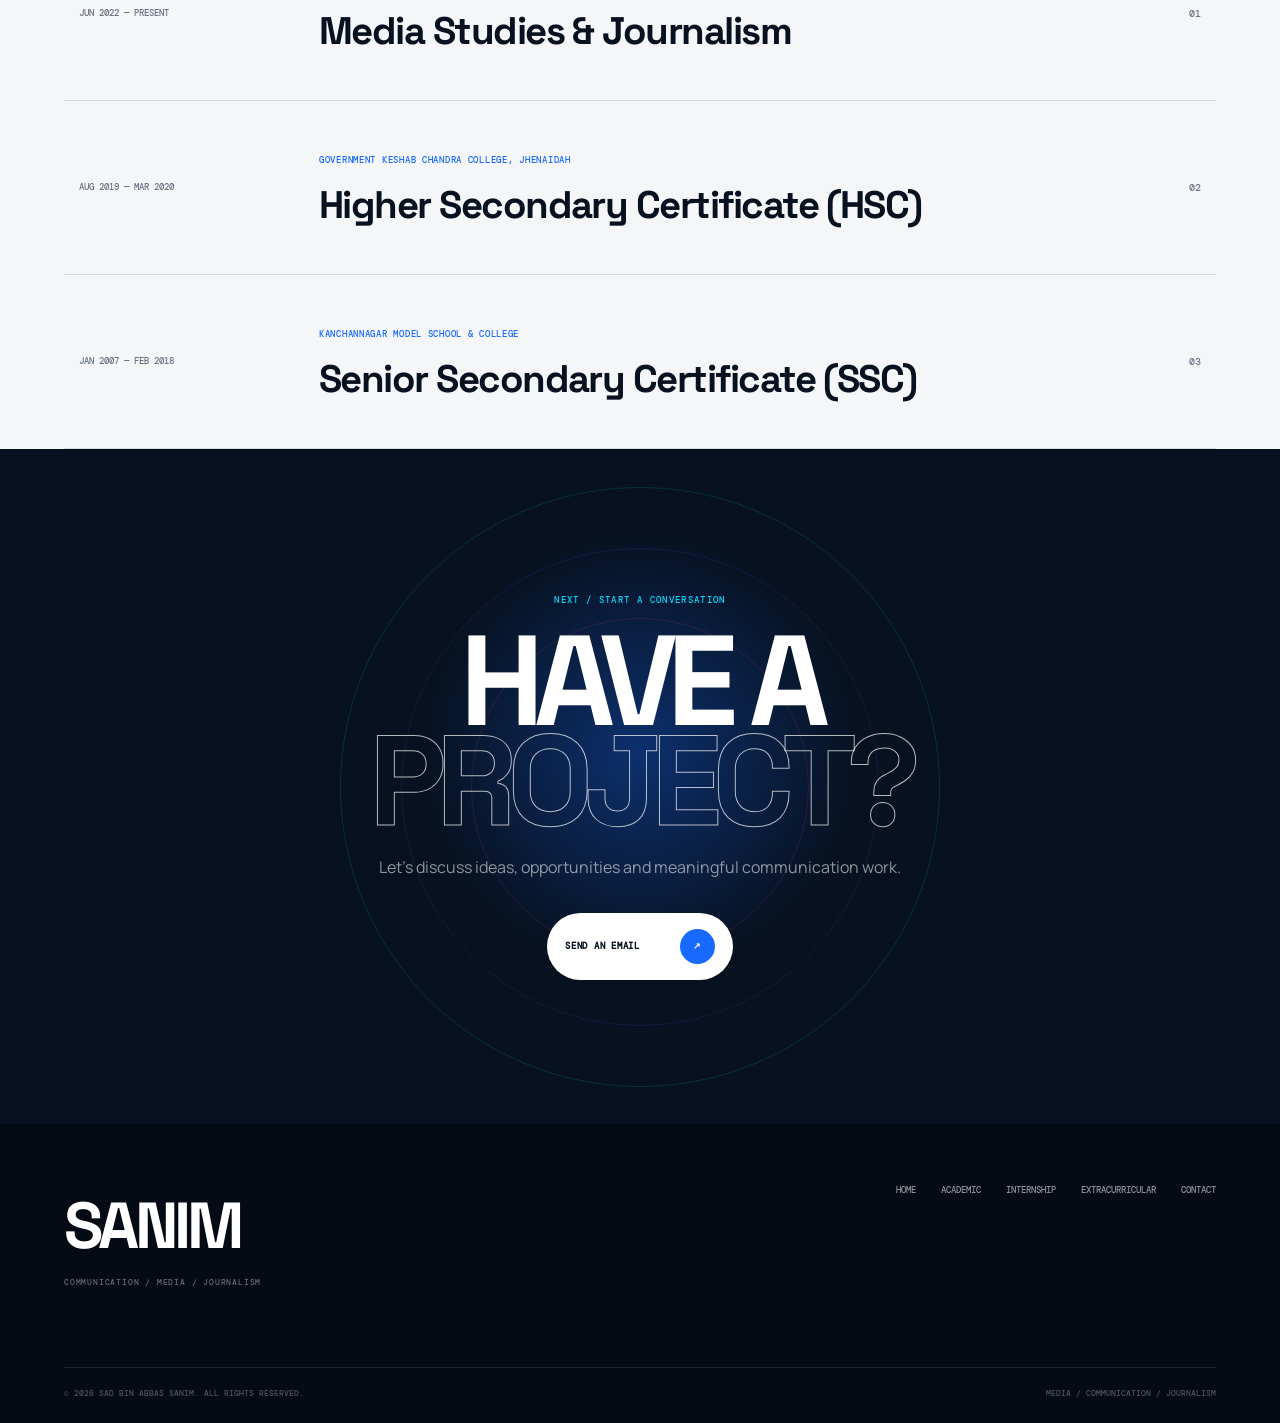
<file: contact.html>
<!DOCTYPE html>
<html lang="en">

<head>

    <meta charset="UTF-8">

    <meta
        name="viewport"
        content="width=device-width, initial-scale=1.0"
    >

    <title>Contact | Sad Bin Abbas Sanim</title>

    <meta
        name="description"
        content="Contact Sad Bin Abbas Sanim — Communication and Journalism professional."
    >

    <meta
        name="author"
        content="Sad Bin Abbas Sanim"
    >

    <!-- =====================================================
         GOOGLE FONTS
    ====================================================== -->

    <link rel="preconnect" href="https://fonts.googleapis.com">

    <link
        rel="preconnect"
        href="https://fonts.gstatic.com"
        crossorigin
    >

    <link
        href="https://fonts.googleapis.com/css2?family=DM+Mono:wght@400;500&family=Manrope:wght@400;500;600;700;800&family=Space+Grotesk:wght@400;500;600;700&display=swap"
        rel="stylesheet"
    >

    <!-- =====================================================
         GLOBAL CSS
    ====================================================== -->

    <link
        rel="stylesheet"
        href="style.css"
    >

</head>


<body class="loading">


<!-- =========================================================
     GLOBAL ATMOSPHERE
========================================================= -->

<div class="global-noise"></div>

<div class="color-orb orb-one"></div>
<div class="color-orb orb-two"></div>
<div class="color-orb orb-three"></div>

<div class="mouse-glow"></div>


<!-- =========================================================
     CUSTOM CURSOR
========================================================= -->

<div class="cursor-dot"></div>

<div class="cursor-ring"></div>

<div class="cursor-label">
    VIEW
</div>


<!-- =========================================================
     LOADER
========================================================= -->

<div
    class="loader"
    id="loader"
>

    <div class="loader-inner">

        <div class="loader-top">

            <span>
                SANIM / PROFILE
            </span>

            <span>
                CONTACT
            </span>

        </div>


        <div>

            <div class="loader-title">

                <span>
                    LET'S
                </span>

                <span>
                    CONNECT
                </span>

                <span>
                    / 2026
                </span>

            </div>

        </div>


        <div>

            <div class="loader-line">

                <span></span>

            </div>


            <div class="loader-meta">

                <span>
                    LOADING PROFILE
                </span>

                <span id="loaderPercent">
                    00%
                </span>

            </div>

        </div>

    </div>

</div>


<!-- =========================================================
     NAVBAR
========================================================= -->

<header
    class="navbar"
    id="navbar"
>

    <a
        href="index.html"
        class="brand magnetic"
    >

        <span class="brand-mark">
            S
        </span>

        <span>
            SANIM
        </span>

    </a>


    <nav class="desktop-nav">

        <a
            href="index.html"
            class="nav-link magnetic"
        >
            <span>01</span>
            HOME
        </a>


        <a
            href="academic.html"
            class="nav-link magnetic"
        >
            <span>02</span>
            ACADEMIC
        </a>


        <a
            href="internship.html"
            class="nav-link magnetic"
        >
            <span>03</span>
            INTERNSHIP
        </a>


        <a
            href="extracurricular.html"
            class="nav-link magnetic"
        >
            <span>04</span>
            EXTRACURRICULAR
        </a>


        <a
            href="contact.html"
            class="nav-link active magnetic"
        >
            <span>05</span>
            CONTACT
        </a>

    </nav>


    <button
        class="search-trigger magnetic"
        id="searchTrigger"
        type="button"
    >

        SEARCH

        <span class="search-icon"></span>

    </button>


    <button
        class="menu-toggle"
        id="menuToggle"
        type="button"
        aria-label="Open menu"
    >

        <span></span>
        <span></span>

    </button>

</header>


<!-- =========================================================
     MOBILE MENU
========================================================= -->

<div
    class="mobile-menu"
    id="mobileMenu"
>

    <div class="mobile-menu-inner">

        <div class="mobile-menu-top">

            <span>
                SANIM / NAVIGATION
            </span>

            <span>
                MENU
            </span>

        </div>


        <nav>

            <a
                href="index.html"
                class="mobile-link magnetic"
            >

                <small>
                    01
                </small>

                HOME

            </a>


            <a
                href="academic.html"
                class="mobile-link magnetic"
            >

                <small>
                    02
                </small>

                ACADEMIC

            </a>


            <a
                href="internship.html"
                class="mobile-link magnetic"
            >

                <small>
                    03
                </small>

                INTERNSHIP

            </a>


            <a
                href="extracurricular.html"
                class="mobile-link magnetic"
            >

                <small>
                    04
                </small>

                EXTRACURRICULAR

            </a>


            <a
                href="contact.html"
                class="mobile-link magnetic"
            >

                <small>
                    05
                </small>

                CONTACT

            </a>

        </nav>


        <div class="mobile-menu-bottom">

            COMMUNICATION / MEDIA / JOURNALISM

        </div>

    </div>

</div>


<!-- =========================================================
     SEARCH OVERLAY
========================================================= -->

<div
    class="search-overlay"
    id="searchOverlay"
>

    <div class="search-overlay-inner">

        <button
            class="search-close magnetic"
            id="searchClose"
            type="button"
        >

            CLOSE

            <span>
                ×
            </span>

        </button>


        <div class="search-kicker">
            SEARCH / SANIM PORTFOLIO
        </div>


        <div class="search-input-wrap">

            <input
                type="text"
                id="searchInput"
                placeholder="Search..."
                autocomplete="off"
            >

            <div class="search-input-icon">
                ↗
            </div>

        </div>


        <div
            class="search-results"
            id="searchResults"
        ></div>

    </div>

</div>


<!-- =========================================================
     MAIN
========================================================= -->

<main>


<!-- =========================================================
     CONTACT HERO
========================================================= -->

<section
    class="section-dark contact-hero"
>

    <div class="hero-grid"></div>


    <div class="section-container">

        <div class="section-topline">

            <span>
                05 / CONTACT
            </span>

            <span>
                SANIM / 2026
            </span>

        </div>


        <div class="contact-hero-content">

            <div class="eyebrow reveal-up">

                <span class="eyebrow-dot"></span>

                OPEN TO OPPORTUNITIES

            </div>


            <h1 class="contact-title reveal-title">

                LET'S

                <span>
                    CONNECT.
                </span>

            </h1>


            <p class="contact-intro reveal-text">

                I am an aspiring communication and journalism
                professional with a strong interest in development,
                media, journalism and NGO sectors.

                <br><br>

                If you would like to discuss a project,
                professional opportunity, collaboration or
                simply connect, feel free to reach out.

            </p>

        </div>


        <div class="contact-hero-bottom">

            <span>
                COMMUNICATION / MEDIA / JOURNALISM
            </span>

            <span>
                SCROLL ↓
            </span>

        </div>

    </div>

</section>


<!-- =========================================================
     PROFILE
========================================================= -->

<section class="section-light">

    <div class="section-container">

        <div class="section-topline dark">

            <span>
                01 / PROFILE
            </span>

            <span>
                ABOUT SANIM
            </span>

        </div>


        <div class="profile-layout">

            <div>

                <div class="section-number">
                    PROFILE / 001
                </div>


                <h2 class="profile-title reveal-title">

                    SAD BIN

                    <span>
                        ABBAS
                    </span>

                    SANIM

                </h2>

            </div>


            <div class="profile-copy reveal-text">

                <p>

                    A motivated and detail-oriented aspiring
                    communication and journalism professional
                    with a strong interest in development and
                    NGO sectors.

                </p>


                <p>

                    Skilled in writing, reporting, and content
                    management, with the ability to produce clear,
                    engaging, and impactful communication materials.

                </p>


                <p>

                    Committed to using media and communication
                    as tools for social change and community
                    development, while continuously seeking
                    opportunities to grow and gain practical
                    experience in professional environments.

                </p>

            </div>

        </div>

    </div>

</section>


<!-- =========================================================
     CONTACT INFORMATION
========================================================= -->

<section
    class="section-dark contact-information"
>

    <div class="section-container">

        <div class="section-topline">

            <span>
                02 / GET IN TOUCH
            </span>

            <span>
                CONTACT INFORMATION
            </span>

        </div>


        <div class="contact-grid">


            <!-- PHONE -->

            <a
                href="tel:01996355012"
                class="contact-card magnetic-card"
            >

                <span class="contact-card-number">
                    01
                </span>


                <span class="contact-card-label">
                    PHONE
                </span>


                <strong>
                    01996355012
                </strong>


                <span class="contact-card-arrow">
                    ↗
                </span>

            </a>


            <!-- EMAIL -->

            <a
                href="mailto:sad.abbas.msj@ulab.edu.bd"
                class="contact-card magnetic-card"
            >

                <span class="contact-card-number">
                    02
                </span>


                <span class="contact-card-label">
                    EMAIL
                </span>


                <strong>
                    sad.abbas.msj@ulab.edu.bd
                </strong>


                <span class="contact-card-arrow">
                    ↗
                </span>

            </a>


            <!-- LOCATION -->

            <div class="contact-card">

                <span class="contact-card-number">
                    03
                </span>


                <span class="contact-card-label">
                    LOCATION
                </span>


                <strong>
                    Malibag, Dhaka
                </strong>


                <span class="contact-card-arrow">
                    •
                </span>

            </div>

        </div>


        <div class="contact-note">

            <span>
                AVAILABLE FOR
            </span>

            <strong>
                MEDIA • COMMUNICATION • JOURNALISM • NGO • DEVELOPMENT
            </strong>

        </div>

    </div>

</section>


<!-- =========================================================
     EXPERTISE
========================================================= -->

<section class="section-light">

    <div class="section-container">

        <div class="section-topline dark">

            <span>
                03 / EXPERTISE
            </span>

            <span>
                SKILLS / PRACTICE
            </span>

        </div>


        <div class="expertise-heading">

            <h2 class="reveal-title">

                WHAT I

                <span>
                    DO.
                </span>

            </h2>


            <p class="reveal-text">

                A combination of communication, journalism,
                content production and research skills developed
                through academic and professional experience.

            </p>

        </div>


        <div class="expertise-grid">


            <div class="expertise-item reveal-up">

                <span>
                    01
                </span>

                <strong>
                    VIDEO EDITING
                </strong>

                <p>
                    Editing and organizing visual content
                    for communication and media projects.
                </p>

            </div>


            <div class="expertise-item reveal-up">

                <span>
                    02
                </span>

                <strong>
                    PHOTOSHOP
                </strong>

                <p>
                    Visual design and image-based communication
                    for academic and media projects.
                </p>

            </div>


            <div class="expertise-item reveal-up">

                <span>
                    03
                </span>

                <strong>
                    SCRIPT WRITING
                </strong>

                <p>
                    Developing structured scripts and narratives
                    for media and communication content.
                </p>

            </div>


            <div class="expertise-item reveal-up">

                <span>
                    04
                </span>

                <strong>
                    RESEARCH
                </strong>

                <p>
                    Conducting research and interviews to support
                    accurate and ethical reporting.
                </p>

            </div>


            <div class="expertise-item reveal-up">

                <span>
                    05
                </span>

                <strong>
                    REPORTING
                </strong>

                <p>
                    Covering events and preparing clear,
                    concise and informative news reports.
                </p>

            </div>


            <div class="expertise-item reveal-up">

                <span>
                    06
                </span>

                <strong>
                    CONTENT MANAGEMENT
                </strong>

                <p>
                    Managing and organizing content for
                    academic, media and project-based work.
                </p>

            </div>


            <div class="expertise-item reveal-up">

                <span>
                    07
                </span>

                <strong>
                    COMMUNICATION
                </strong>

                <p>
                    Strong written and verbal communication
                    for professional and collaborative work.
                </p>

            </div>


            <div class="expertise-item reveal-up">

                <span>
                    08
                </span>

                <strong>
                    SOCIAL AWARENESS
                </strong>

                <p>
                    Creating awareness-focused communication
                    aligned with development and NGO goals.
                </p>

            </div>

        </div>

    </div>

</section>


<!-- =========================================================
     EXPERIENCE
========================================================= -->

<section class="section-dark">

    <div class="section-container">

        <div class="section-topline">

            <span>
                04 / EXPERIENCE
            </span>

            <span>
                PROFESSIONAL JOURNEY
            </span>

        </div>


        <div class="experience-heading">

            <h2 class="reveal-title">

                WORK

                <span>
                    HISTORY.
                </span>

            </h2>

        </div>


        <div class="experience-list">


            <!-- EXPERIENCE 01 -->

            <div class="experience-item reveal-up">

                <div class="experience-date">
                    JAN 2025 — AUG 2025
                </div>


                <div class="experience-main">

                    <span>
                        ULAB TV
                    </span>

                    <h3>
                        Station Manager
                    </h3>

                    <p>
                        Managed station-level activities and
                        supported the coordination of television
                        production, broadcasting and media operations.
                    </p>

                </div>


                <div class="experience-index">
                    01
                </div>

            </div>


            <!-- EXPERIENCE 02 -->

            <div class="experience-item reveal-up">

                <div class="experience-date">
                    JAN 2024 — DEC 2024
                </div>


                <div class="experience-main">

                    <span>
                        ULAB TV
                    </span>

                    <h3>
                        Head of Social Media, Branding,
                        Broadcast & Transmission
                    </h3>

                    <p>
                        Led social media, branding, broadcast and
                        transmission-related activities for ULAB TV.
                    </p>

                </div>


                <div class="experience-index">
                    02
                </div>

            </div>


            <!-- EXPERIENCE 03 -->

            <div class="experience-item reveal-up">

                <div class="experience-date">
                    JAN 2023 — DEC 2023
                </div>


                <div class="experience-main">

                    <span>
                        ULAB TV
                    </span>

                    <h3>
                        In Charge of Social Media,
                        Branding, Broadcast & Transmission
                    </h3>

                    <p>
                        Worked across social media, branding,
                        broadcasting and transmission operations.
                    </p>

                </div>


                <div class="experience-index">
                    03
                </div>

            </div>


            <!-- EXPERIENCE 04 -->

            <div class="experience-item reveal-up">

                <div class="experience-date">
                    AUG 2025 — MAR 2026
                </div>


                <div class="experience-main">

                    <span>
                        BDLENS24.COM
                    </span>

                    <h3>
                        Reporter
                    </h3>

                    <p>
                        Worked as a reporter, developing news
                        content through reporting, research,
                        interviews and information gathering.
                    </p>

                </div>


                <div class="experience-index">
                    04
                </div>

            </div>

        </div>

    </div>

</section>


<!-- =========================================================
     EDUCATION
========================================================= -->

<section class="section-light">

    <div class="section-container">

        <div class="section-topline dark">

            <span>
                05 / EDUCATION
            </span>

            <span>
                ACADEMIC BACKGROUND
            </span>

        </div>


        <div class="education-heading">

            <h2 class="reveal-title">

                EDUCATION

                <span>
                    / JOURNEY
                </span>

            </h2>

        </div>


        <div class="education-list">


            <!-- EDUCATION 01 -->

            <div class="education-item reveal-up">

                <div class="education-year">
                    JUN 2022 — PRESENT
                </div>


                <div>

                    <span>
                        UNIVERSITY OF LIBERAL ARTS BANGLADESH
                    </span>

                    <h3>
                        Media Studies & Journalism
                    </h3>

                </div>


                <div class="education-number">
                    01
                </div>

            </div>


            <!-- EDUCATION 02 -->

            <div class="education-item reveal-up">

                <div class="education-year">
                    AUG 2019 — MAR 2020
                </div>


                <div>

                    <span>
                        GOVERNMENT KESHAB CHANDRA COLLEGE,
                        JHENAIDAH
                    </span>

                    <h3>
                        Higher Secondary Certificate (HSC)
                    </h3>

                </div>


                <div class="education-number">
                    02
                </div>

            </div>


            <!-- EDUCATION 03 -->

            <div class="education-item reveal-up">

                <div class="education-year">
                    JAN 2007 — FEB 2018
                </div>


                <div>

                    <span>
                        KANCHANNAGAR MODEL SCHOOL & COLLEGE
                    </span>

                    <h3>
                        Senior Secondary Certificate (SSC)
                    </h3>

                </div>


                <div class="education-number">
                    03
                </div>

            </div>

        </div>

    </div>

</section>


<!-- =========================================================
     FINAL CTA
========================================================= -->

<section class="final-cta">

    <div class="cta-glow"></div>


    <div class="cta-inner">

        <div class="cta-kicker">
            NEXT / START A CONVERSATION
        </div>


        <h2>

            HAVE A

            <span>
                PROJECT?
            </span>

        </h2>


        <p>
            Let's discuss ideas, opportunities and
            meaningful communication work.
        </p>


        <a
            href="mailto:sad.abbas.msj@ulab.edu.bd"
            class="cta-button magnetic"
        >

            SEND AN EMAIL

            <i>
                ↗
            </i>

        </a>

    </div>

</section>


</main>


<!-- =========================================================
     FOOTER
========================================================= -->

<footer class="footer">

    <div class="footer-top">

        <div class="footer-brand">

            <span>
                SANIM
            </span>

            <small>
                COMMUNICATION / MEDIA / JOURNALISM
            </small>

        </div>


        <div class="footer-links">

            <a
                href="index.html"
                class="magnetic"
            >
                HOME
            </a>


            <a
                href="academic.html"
                class="magnetic"
            >
                ACADEMIC
            </a>


            <a
                href="internship.html"
                class="magnetic"
            >
                INTERNSHIP
            </a>


            <a
                href="extracurricular.html"
                class="magnetic"
            >
                EXTRACURRICULAR
            </a>


            <a
                href="contact.html"
                class="magnetic"
            >
                CONTACT
            </a>

        </div>

    </div>


    <div class="footer-bottom">

        <span>
            © 2026 SAD BIN ABBAS SANIM. ALL RIGHTS RESERVED.
        </span>


        <span>
            MEDIA / COMMUNICATION / JOURNALISM
        </span>

    </div>

</footer>


<!-- =========================================================
     JAVASCRIPT
========================================================= -->

<script src="script.js"></script>


<!-- =========================================================
     CONTACT PAGE CSS
========================================================= -->

<style>

/* =========================================================
   CONTACT HERO
========================================================= */

.contact-hero {

    position:relative;
    min-height:90svh;

    display:flex;
    align-items:flex-end;

    overflow:hidden;

    padding:150px 0 70px;

}


.contact-hero-content {

    padding:100px 0 80px;

    max-width:1200px;

}


.contact-title {

    margin:30px 0 50px;

    font:
        800 clamp(70px, 13vw, 185px) / .78
        var(--display);

    letter-spacing:-.085em;

}


.contact-title span {

    display:block;

    color:transparent;

    -webkit-text-stroke:
        1px rgba(255,255,255,.65);

}


.contact-intro {

    max-width:650px;

    color:
        rgba(255,255,255,.62);

    font-size:15px;

    line-height:2;

}


.contact-hero-bottom {

    display:flex;

    justify-content:space-between;

    align-items:center;

    padding-top:25px;

    border-top:
        1px solid rgba(255,255,255,.15);

    font:
        500 9px var(--mono);

    letter-spacing:.12em;

    color:
        rgba(255,255,255,.4);

}


/* =========================================================
   PROFILE
========================================================= */

.profile-layout {

    display:grid;

    grid-template-columns:
        1.15fr .85fr;

    gap:10%;

    align-items:end;

    margin-top:100px;

}


.profile-title {

    margin-top:25px;

    font:
        800 clamp(55px, 9vw, 125px) / .82
        var(--display);

    letter-spacing:-.075em;

}


.profile-title span {

    display:block;

    color:var(--blue);

}


.profile-copy {

    max-width:560px;

}


.profile-copy p {

    margin:0 0 25px;

    color:var(--muted);

    font-size:14px;

    line-height:2;

}


/* =========================================================
   CONTACT CARDS
========================================================= */

.contact-information {

    padding:120px 0 140px;

}


.contact-grid {

    display:grid;

    grid-template-columns:
        repeat(3, 1fr);

    gap:1px;

    background:
        rgba(255,255,255,.12);

    border:
        1px solid rgba(255,255,255,.12);

    margin-top:80px;

}


.contact-card {

    position:relative;

    min-height:280px;

    padding:35px;

    display:flex;

    flex-direction:column;

    justify-content:space-between;

    background:
        rgba(255,255,255,.025);

    color:#fff;

    text-decoration:none;

    overflow:hidden;

    transition:
        transform .45s var(--ease),
        background .45s var(--ease);

}


.contact-card::before {

    content:"";

    position:absolute;

    inset:0;

    background:
        linear-gradient(
            135deg,
            rgba(23,105,255,.15),
            transparent 55%
        );

    opacity:0;

    transition:.45s ease;

}


.contact-card:hover {

    background:
        rgba(23,105,255,.08);

    transform:
        translateY(-8px);

}


.contact-card:hover::before {

    opacity:1;

}


.contact-card-number {

    position:relative;

    font:
        500 10px var(--mono);

    color:var(--cyan);

}


.contact-card-label {

    position:relative;

    font:
        500 9px var(--mono);

    letter-spacing:.12em;

    color:
        rgba(255,255,255,.4);

}


.contact-card strong {

    position:relative;

    margin-top:auto;

    margin-bottom:20px;

    font:
        700 clamp(20px, 2.2vw, 30px)
        var(--display);

    letter-spacing:-.04em;

    word-break:break-word;

}


.contact-card-arrow {

    position:relative;

    align-self:flex-end;

    font-size:25px;

    color:var(--cyan);

}


.contact-note {

    display:flex;

    justify-content:space-between;

    align-items:center;

    gap:30px;

    margin-top:35px;

    padding-top:25px;

    border-top:
        1px solid rgba(255,255,255,.12);

}


.contact-note span {

    font:
        500 9px var(--mono);

    color:
        rgba(255,255,255,.4);

}


.contact-note strong {

    font:
        500 9px var(--mono);

    color:var(--cyan);

    letter-spacing:.08em;

    text-align:right;

}


/* =========================================================
   EXPERTISE
========================================================= */

.expertise-heading {

    display:grid;

    grid-template-columns:
        1fr .55fr;

    gap:10%;

    align-items:end;

    margin:
        100px 0 70px;

}


.expertise-heading h2 {

    font:
        800 clamp(55px, 8vw, 120px) / .82
        var(--display);

    letter-spacing:-.075em;

}


.expertise-heading h2 span {

    color:var(--blue);

}


.expertise-heading p {

    color:var(--muted);

    font-size:13px;

    line-height:2;

}


.expertise-grid {

    display:grid;

    grid-template-columns:
        repeat(4, 1fr);

    gap:1px;

    background:var(--line);

    border:1px solid var(--line);

}


.expertise-item {

    min-height:230px;

    padding:30px;

    background:var(--paper);

    transition:
        transform .4s ease,
        background .4s ease;

}


.expertise-item:hover {

    background:
        rgba(23,105,255,.04);

    transform:
        translateY(-5px);

}


.expertise-item > span {

    display:block;

    color:var(--blue);

    font:
        500 9px var(--mono);

}


.expertise-item strong {

    display:block;

    margin-top:40px;

    font:
        700 20px var(--display);

    letter-spacing:-.03em;

}


.expertise-item p {

    margin-top:15px;

    color:var(--muted);

    font-size:11px;

    line-height:1.8;

}


/* =========================================================
   EXPERIENCE
========================================================= */

.experience-heading {

    margin:
        100px 0 70px;

}


.experience-heading h2 {

    font:
        800 clamp(55px, 8vw, 120px) / .82
        var(--display);

    letter-spacing:-.075em;

}


.experience-heading h2 span {

    display:block;

    color:transparent;

    -webkit-text-stroke:
        1px rgba(255,255,255,.6);

}


.experience-list {

    border-top:
        1px solid rgba(255,255,255,.15);

}


.experience-item {

    display:grid;

    grid-template-columns:
        180px 1fr 70px;

    gap:40px;

    padding:45px 15px;

    border-bottom:
        1px solid rgba(255,255,255,.12);

    transition:
        background .4s ease,
        padding .4s ease;

}


.experience-item:hover {

    background:
        rgba(23,105,255,.07);

    padding-left:30px;

    padding-right:30px;

}


.experience-date {

    font:
        500 9px/1.7 var(--mono);

    color:
        rgba(255,255,255,.4);

}


.experience-main > span {

    font:
        500 9px var(--mono);

    color:var(--cyan);

    letter-spacing:.1em;

}


.experience-main h3 {

    margin-top:15px;

    font:
        700 clamp(25px, 3vw, 42px)
        var(--display);

    letter-spacing:-.045em;

}


.experience-main p {

    max-width:600px;

    margin-top:18px;

    color:
        rgba(255,255,255,.48);

    font-size:12px;

    line-height:1.9;

}


.experience-index {

    justify-self:end;

    font:
        500 10px var(--mono);

    color:
        rgba(255,255,255,.3);

}


/* =========================================================
   EDUCATION
========================================================= */

.education-heading {

    margin:
        100px 0 70px;

}


.education-heading h2 {

    font:
        800 clamp(55px, 8vw, 120px) / .82
        var(--display);

    letter-spacing:-.075em;

}


.education-heading h2 span {

    display:block;

    color:var(--blue);

}


.education-list {

    border-top:
        1px solid var(--line);

}


.education-item {

    display:grid;

    grid-template-columns:
        200px 1fr 60px;

    gap:40px;

    align-items:center;

    padding:45px 15px;

    border-bottom:
        1px solid var(--line);

    transition:.4s ease;

}


.education-item:hover {

    background:
        rgba(23,105,255,.04);

    padding-left:30px;

    padding-right:30px;

}


.education-year {

    font:
        500 9px/1.7 var(--mono);

    color:var(--muted);

}


.education-item span {

    font:
        500 9px var(--mono);

    color:var(--blue);

    letter-spacing:.08em;

}


.education-item h3 {

    margin-top:12px;

    font:
        700 clamp(24px, 3vw, 40px)
        var(--display);

    letter-spacing:-.04em;

}


.education-number {

    justify-self:end;

    font:
        500 10px var(--mono);

    color:var(--muted);

}


/* =========================================================
   MOBILE
========================================================= */

@media (max-width:900px) {

    .profile-layout {

        grid-template-columns:1fr;

        gap:50px;

    }


    .contact-grid {

        grid-template-columns:1fr;

    }


    .expertise-heading {

        grid-template-columns:1fr;

        gap:35px;

    }


    .expertise-grid {

        grid-template-columns:
            repeat(2, 1fr);

    }


    .experience-item {

        grid-template-columns:
            1fr 50px;

        gap:20px;

    }


    .experience-date {

        grid-column:1 / -1;

    }


    .experience-main {

        grid-column:1;

    }


    .experience-index {

        grid-column:2;

        grid-row:2;

    }


    .education-item {

        grid-template-columns:
            1fr 45px;

        gap:20px;

    }


    .education-year {

        grid-column:1 / -1;

    }


    .education-item > div:nth-child(2) {

        grid-column:1;

    }


    .education-number {

        grid-column:2;

        grid-row:2;

    }

}


@media (max-width:600px) {

    .contact-hero {

        min-height:85svh;

        padding:
            130px 0 45px;

    }


    .contact-hero-content {

        padding:
            80px 0 55px;

    }


    .contact-title {

        font-size:
            clamp(58px, 17vw, 100px);

    }


    .contact-intro {

        font-size:13px;

    }


    .contact-hero-bottom {

        font-size:8px;

    }


    .contact-hero-bottom span:last-child {

        display:none;

    }


    .contact-card {

        min-height:230px;

        padding:28px;

    }


    .contact-card strong {

        font-size:22px;

    }


    .contact-note {

        flex-direction:column;

        align-items:flex-start;

    }


    .contact-note strong {

        text-align:left;

        line-height:1.8;

    }


    .expertise-grid {

        grid-template-columns:1fr;

    }


    .expertise-item {

        min-height:190px;

    }


    .experience-item {

        padding:35px 10px;

    }


    .experience-item:hover {

        padding-left:20px;

        padding-right:20px;

    }


    .experience-main h3 {

        font-size:25px;

    }


    .education-item {

        padding:35px 10px;

    }


    .education-item:hover {

        padding-left:20px;

        padding-right:20px;

    }

}

</style>


</body>

</html>
</file>
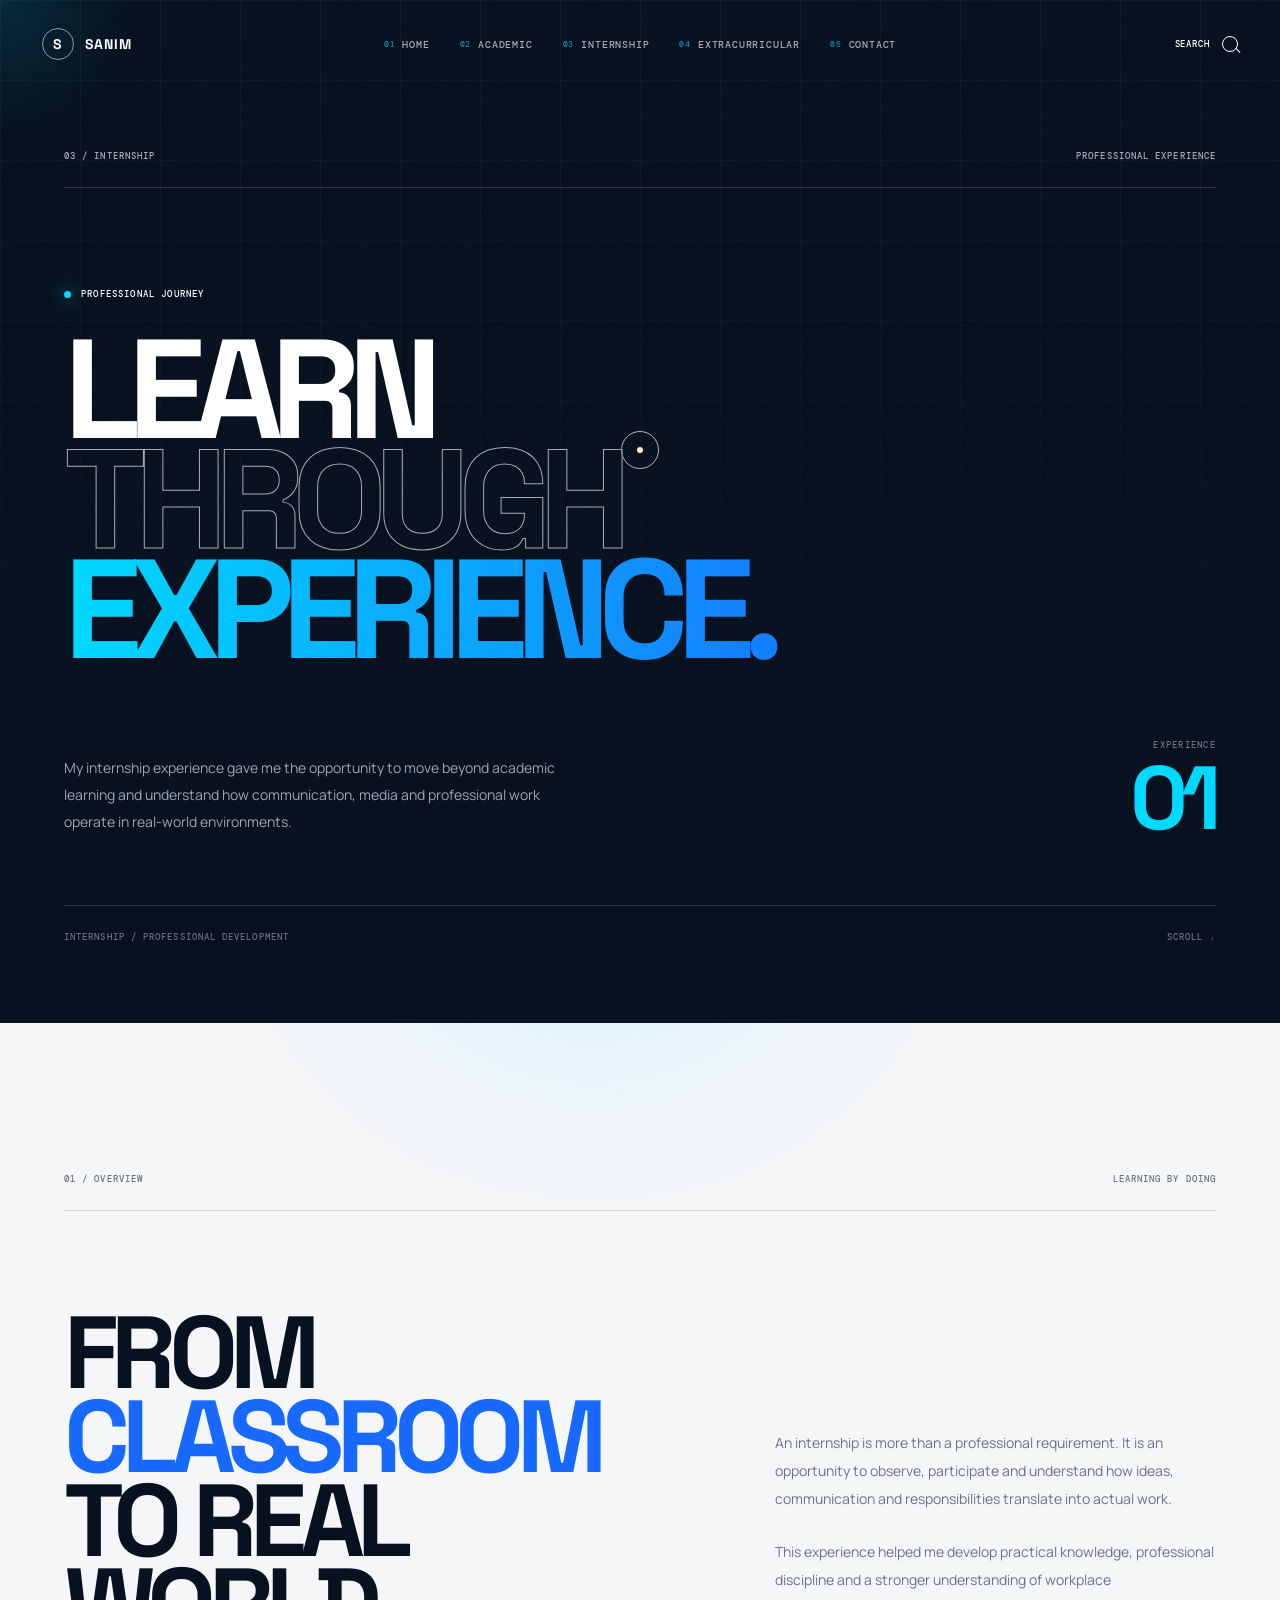
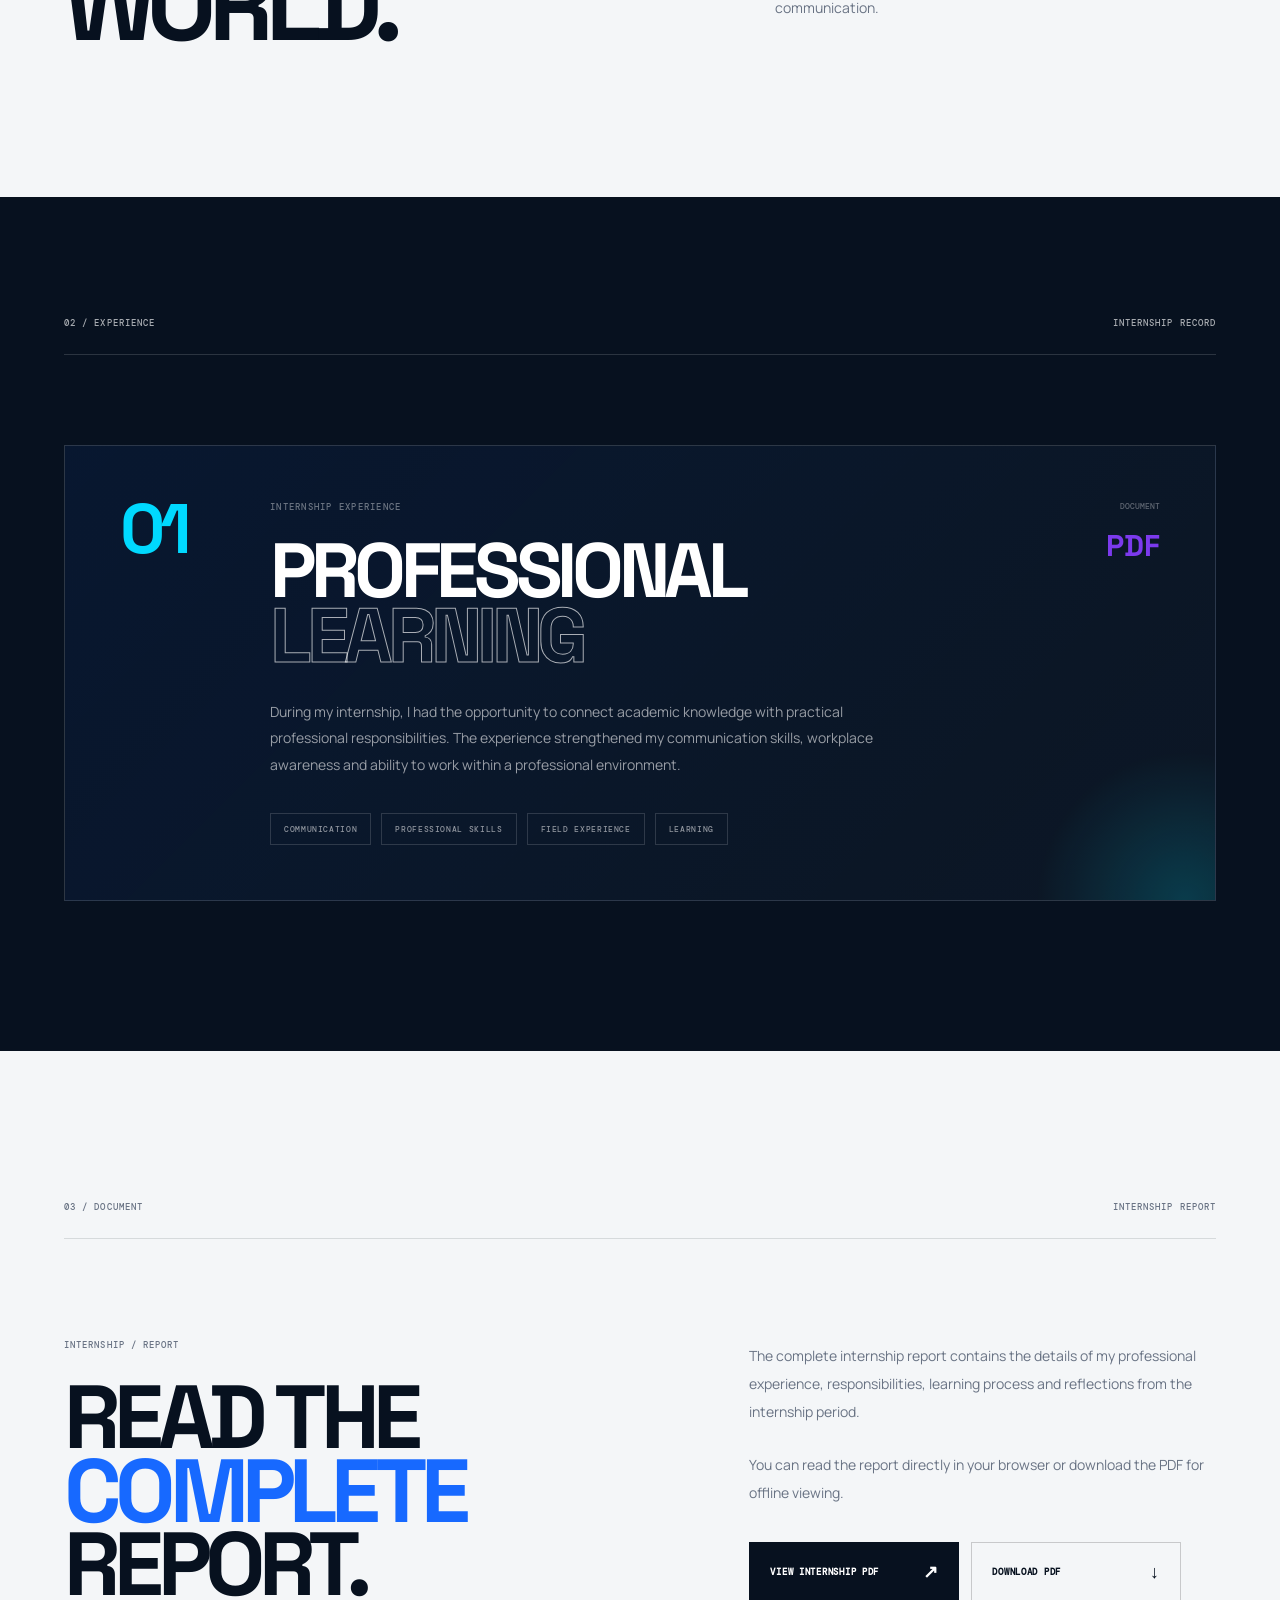
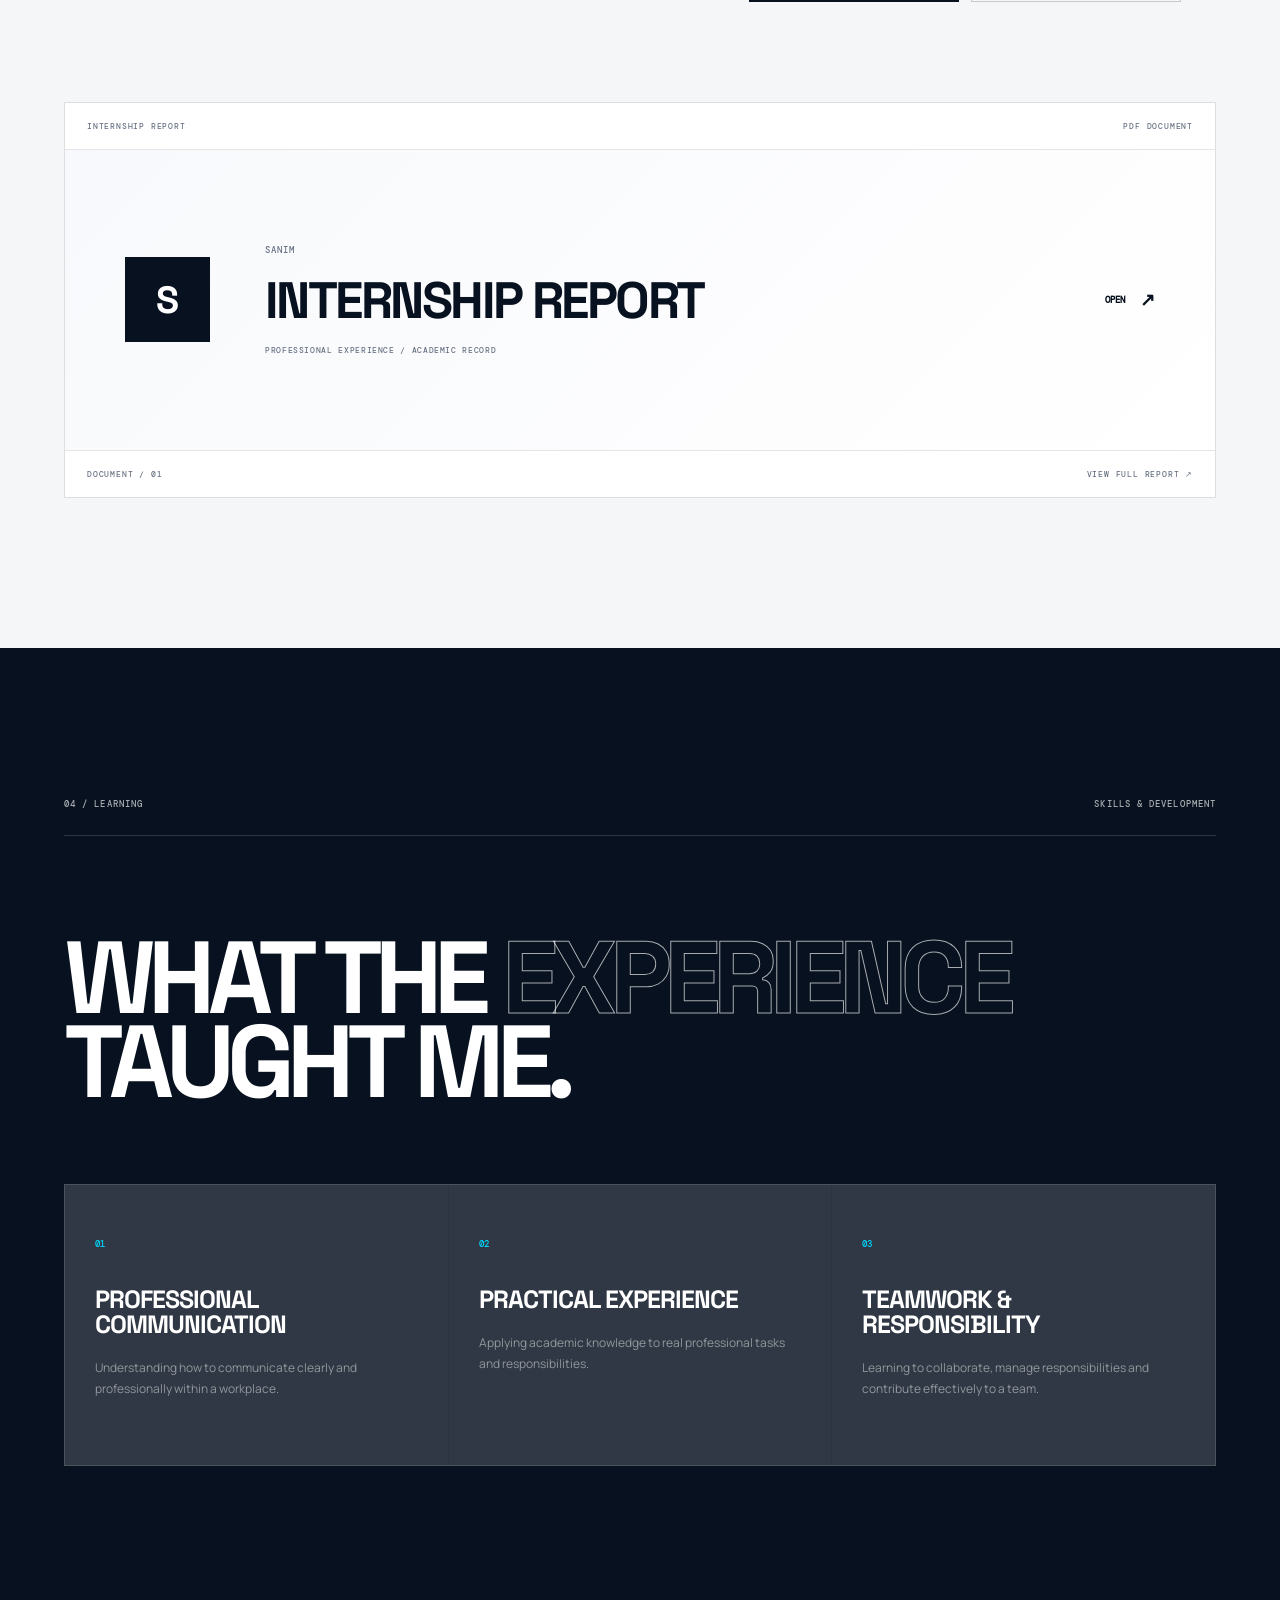
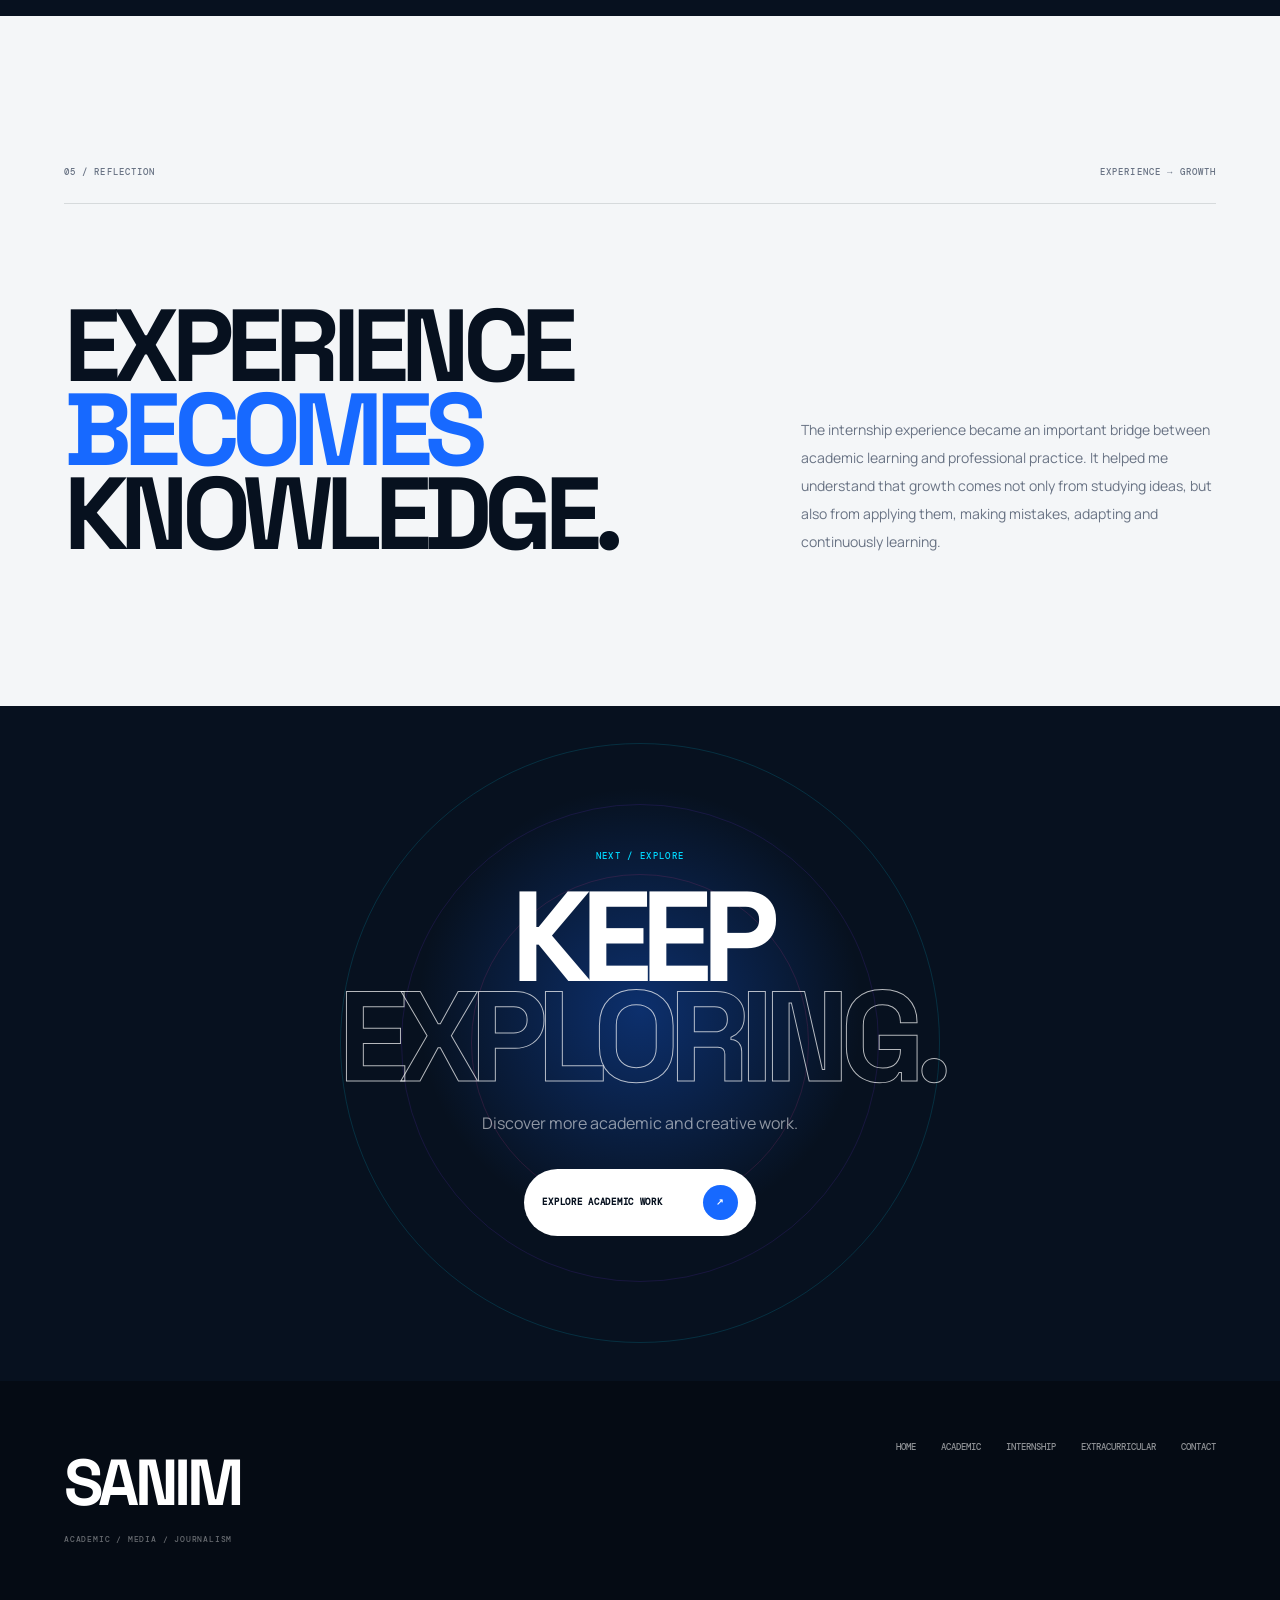
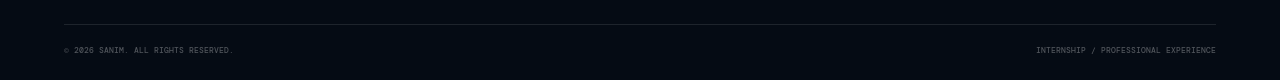
<file: internship.html>
<!DOCTYPE html>
<html lang="en">

<head>

    <meta charset="UTF-8">

    <meta
        name="viewport"
        content="width=device-width, initial-scale=1.0"
    >

    <title>Internship | Sanim</title>

    <meta
        name="description"
        content="Internship experience and professional learning journey of Sanim."
    >

    <meta name="author" content="Sanim">


    <!-- =====================================================
         GOOGLE FONTS
    ====================================================== -->

    <link rel="preconnect" href="https://fonts.googleapis.com">

    <link
        rel="preconnect"
        href="https://fonts.gstatic.com"
        crossorigin
    >

    <link
        href="https://fonts.googleapis.com/css2?family=DM+Mono:wght@400;500&family=Manrope:wght@400;500;600;700;800&family=Space+Grotesk:wght@400;500;600;700&display=swap"
        rel="stylesheet"
    >


    <!-- =====================================================
         GLOBAL CSS
    ====================================================== -->

    <link rel="stylesheet" href="style.css">

</head>


<body class="loading">


<!-- =========================================================
     GLOBAL ATMOSPHERE
========================================================= -->

<div class="global-noise"></div>

<div class="color-orb orb-one"></div>
<div class="color-orb orb-two"></div>
<div class="color-orb orb-three"></div>

<div class="mouse-glow"></div>


<!-- =========================================================
     CUSTOM CURSOR
========================================================= -->

<div class="cursor-dot"></div>

<div class="cursor-ring"></div>

<div class="cursor-label">
    VIEW
</div>


<!-- =========================================================
     LOADER
========================================================= -->

<div class="loader" id="loader">

    <div class="loader-inner">

        <div class="loader-top">

            <span>
                SANIM / EXPERIENCE
            </span>

            <span>
                INTERNSHIP
            </span>

        </div>


        <div>

            <div class="loader-title">

                <span>
                    INTERNSHIP
                </span>

                <span>
                    EXPERIENCE
                </span>

                <span>
                    / 2022—26
                </span>

            </div>

        </div>


        <div>

            <div class="loader-line">
                <span></span>
            </div>

            <div class="loader-meta">

                <span>
                    LOADING EXPERIENCE
                </span>

                <span id="loaderPercent">
                    00%
                </span>

            </div>

        </div>

    </div>

</div>


<!-- =========================================================
     NAVBAR
========================================================= -->

<header class="navbar" id="navbar">

    <a
        href="index.html"
        class="brand magnetic"
    >

        <span class="brand-mark">
            S
        </span>

        <span>
            SANIM
        </span>

    </a>


    <!-- =====================================================
         DESKTOP NAV
         KEEPING YOUR EXISTING 5 NAV ITEMS
    ====================================================== -->

    <nav class="desktop-nav">

        <a
            href="index.html#home"
            class="nav-link magnetic"
        >
            <span>01</span>
            HOME
        </a>


        <a
            href="academic.html"
            class="nav-link magnetic"
        >
            <span>02</span>
            ACADEMIC
        </a>


        <a
            href="internship.html"
            class="nav-link active magnetic"
        >
            <span>03</span>
            INTERNSHIP
        </a>


        <a
            href="extracurricular.html"
            class="nav-link magnetic"
        >
            <span>04</span>
            EXTRACURRICULAR
        </a>


        <a
            href="contact.html"
            class="nav-link magnetic"
        >
            <span>05</span>
            CONTACT
        </a>

    </nav>


    <!-- =====================================================
         SEARCH
    ====================================================== -->

    <button
        class="search-trigger magnetic"
        id="searchTrigger"
        type="button"
    >

        SEARCH

        <span class="search-icon"></span>

    </button>


    <!-- =====================================================
         MOBILE MENU BUTTON
    ====================================================== -->

    <button
        class="menu-toggle"
        id="menuToggle"
        type="button"
        aria-label="Open menu"
    >

        <span></span>
        <span></span>

    </button>

</header>


<!-- =========================================================
     MOBILE MENU
========================================================= -->

<div
    class="mobile-menu"
    id="mobileMenu"
>

    <div class="mobile-menu-inner">

        <div class="mobile-menu-top">

            <span>
                SANIM / NAVIGATION
            </span>

            <span>
                MENU
            </span>

        </div>


        <nav>


            <a
                href="index.html#home"
                class="mobile-link magnetic"
            >

                <small>
                    01
                </small>

                HOME

            </a>


            <a
                href="academic.html"
                class="mobile-link magnetic"
            >

                <small>
                    02
                </small>

                ACADEMIC

            </a>


            <a
                href="internship.html"
                class="mobile-link magnetic"
            >

                <small>
                    03
                </small>

                INTERNSHIP

            </a>


            <a
                href="extracurricular.html"
                class="mobile-link magnetic"
            >

                <small>
                    04
                </small>

                EXTRACURRICULAR

            </a>


            <a
                href="contact.html"
                class="mobile-link magnetic"
            >

                <small>
                    05
                </small>

                CONTACT

            </a>

        </nav>


        <div class="mobile-menu-bottom">

            PROFESSIONAL EXPERIENCE / INTERNSHIP

        </div>

    </div>

</div>


<!-- =========================================================
     SEARCH OVERLAY
========================================================= -->

<div
    class="search-overlay"
    id="searchOverlay"
>

    <div class="search-overlay-inner">

        <button
            class="search-close magnetic"
            id="searchClose"
            type="button"
        >

            CLOSE

            <span>
                ×
            </span>

        </button>


        <div class="search-kicker">

            SEARCH / EXPERIENCE

        </div>


        <div class="search-input-wrap">

            <input
                type="text"
                id="searchInput"
                placeholder="Search..."
                autocomplete="off"
            >

            <div class="search-input-icon">
                ↗
            </div>

        </div>


        <div
            class="search-results"
            id="searchResults"
        ></div>

    </div>

</div>


<!-- =========================================================
     MAIN
========================================================= -->

<main>


<!-- =========================================================
     HERO
========================================================= -->

<section
    class="internship-hero section-dark"
>

    <div class="hero-grid"></div>


    <div class="section-container">


        <div class="section-topline">

            <span>
                03 / INTERNSHIP
            </span>

            <span>
                PROFESSIONAL EXPERIENCE
            </span>

        </div>


        <div class="internship-hero-content">


            <div class="eyebrow reveal-up">

                <span class="eyebrow-dot"></span>

                PROFESSIONAL JOURNEY

            </div>


            <h1 class="internship-title reveal-title">

                LEARN

                <span>
                    THROUGH
                </span>

                <strong>
                    EXPERIENCE.
                </strong>

            </h1>


            <div class="internship-intro">


                <div class="reveal-text">

                    <p>

                        My internship experience gave me the
                        opportunity to move beyond academic
                        learning and understand how communication,
                        media and professional work operate in
                        real-world environments.

                    </p>

                </div>


                <div class="internship-index reveal-text">

                    <span>
                        EXPERIENCE
                    </span>

                    <strong>
                        01
                    </strong>

                </div>

            </div>


        </div>


        <div class="hero-bottom-line">

            <span>
                INTERNSHIP / PROFESSIONAL DEVELOPMENT
            </span>

            <span>
                SCROLL ↓
            </span>

        </div>

    </div>

</section>


<!-- =========================================================
     INTRODUCTION
========================================================= -->

<section class="section-light internship-introduction">

    <div class="section-container">


        <div class="section-topline dark">

            <span>
                01 / OVERVIEW
            </span>

            <span>
                LEARNING BY DOING
            </span>

        </div>


        <div class="internship-overview-grid">


            <div>

                <h2 class="reveal-title">

                    FROM

                    <span>
                        CLASSROOM
                    </span>

                    TO

                    REAL WORLD.

                </h2>

            </div>


            <div class="reveal-text">

                <p>

                    An internship is more than a professional
                    requirement. It is an opportunity to observe,
                    participate and understand how ideas,
                    communication and responsibilities translate
                    into actual work.

                </p>


                <p>

                    This experience helped me develop practical
                    knowledge, professional discipline and a
                    stronger understanding of workplace
                    communication.

                </p>

            </div>

        </div>

    </div>

</section>


<!-- =========================================================
     INTERNSHIP EXPERIENCE CARD
========================================================= -->

<section class="section-dark internship-experience">

    <div class="section-container">


        <div class="section-topline">

            <span>
                02 / EXPERIENCE
            </span>

            <span>
                INTERNSHIP RECORD
            </span>

        </div>


        <div class="experience-card">


            <div class="experience-number">

                01

            </div>


            <div class="experience-main">


                <div class="experience-kicker">

                    INTERNSHIP EXPERIENCE

                </div>


                <h2>

                    PROFESSIONAL

                    <span>
                        LEARNING
                    </span>

                </h2>


                <p>

                    During my internship, I had the opportunity
                    to connect academic knowledge with practical
                    professional responsibilities. The experience
                    strengthened my communication skills, workplace
                    awareness and ability to work within a
                    professional environment.

                </p>


                <div class="experience-tags">

                    <span>
                        COMMUNICATION
                    </span>

                    <span>
                        PROFESSIONAL SKILLS
                    </span>

                    <span>
                        FIELD EXPERIENCE
                    </span>

                    <span>
                        LEARNING
                    </span>

                </div>

            </div>


            <div class="experience-side">

                <span>
                    DOCUMENT
                </span>

                <strong>
                    PDF
                </strong>

            </div>

        </div>

    </div>

</section>


<!-- =========================================================
     PDF SECTION
========================================================= -->

<section class="section-light internship-document">

    <div class="section-container">


        <div class="section-topline dark">

            <span>
                03 / DOCUMENT
            </span>

            <span>
                INTERNSHIP REPORT
            </span>

        </div>


        <div class="document-layout">


            <div class="document-heading">

                <div class="section-number">

                    INTERNSHIP / REPORT

                </div>


                <h2 class="reveal-title">

                    READ THE

                    <span>
                        COMPLETE
                    </span>

                    REPORT.

                </h2>

            </div>


            <div class="document-copy reveal-text">

                <p>

                    The complete internship report contains
                    the details of my professional experience,
                    responsibilities, learning process and
                    reflections from the internship period.

                </p>


                <p>

                    You can read the report directly in your
                    browser or download the PDF for offline
                    viewing.

                </p>


                <!-- =========================================
                     PDF BUTTONS
                ========================================== -->

                <div class="pdf-actions">


                    <a
                        href="assets/pdf/internship.pdf"
                        target="_blank"
                        rel="noopener"
                        class="pdf-button primary magnetic"
                    >

                        <span>
                            VIEW INTERNSHIP PDF
                        </span>

                        <i>
                            ↗
                        </i>

                    </a>


                    <a
                        href="assets/pdf/internship.pdf"
                        download="Sanim-Internship-Report.pdf"
                        class="pdf-button secondary magnetic"
                    >

                        <span>
                            DOWNLOAD PDF
                        </span>

                        <i>
                            ↓
                        </i>

                    </a>

                </div>

            </div>

        </div>


        <!-- =================================================
             DOCUMENT PREVIEW
        ================================================== -->

        <div class="document-preview reveal-up">


            <div class="preview-top">

                <span>
                    INTERNSHIP REPORT
                </span>

                <span>
                    PDF DOCUMENT
                </span>

            </div>


            <div class="preview-content">

                <div class="preview-mark">
                    S
                </div>


                <div>

                    <span>
                        SANIM
                    </span>

                    <strong>
                        INTERNSHIP REPORT
                    </strong>

                    <small>
                        PROFESSIONAL EXPERIENCE /
                        ACADEMIC RECORD
                    </small>

                </div>


                <a
                    href="assets/pdf/internship.pdf"
                    target="_blank"
                    rel="noopener"
                    class="preview-open"
                >

                    OPEN

                    <span>
                        ↗
                    </span>

                </a>

            </div>


            <div class="preview-bottom">

                <span>
                    DOCUMENT / 01
                </span>

                <span>
                    VIEW FULL REPORT ↗
                </span>

            </div>

        </div>

    </div>

</section>


<!-- =========================================================
     LEARNING
========================================================= -->

<section class="section-dark internship-learning">

    <div class="section-container">


        <div class="section-topline">

            <span>
                04 / LEARNING
            </span>

            <span>
                SKILLS & DEVELOPMENT
            </span>

        </div>


        <div class="learning-heading">

            <h2 class="reveal-title">

                WHAT THE

                <span>
                    EXPERIENCE
                </span>

                TAUGHT ME.

            </h2>

        </div>


        <div class="learning-grid">


            <div class="learning-item reveal-up">

                <span>
                    01
                </span>

                <h3>
                    PROFESSIONAL
                    COMMUNICATION
                </h3>

                <p>

                    Understanding how to communicate
                    clearly and professionally within
                    a workplace.

                </p>

            </div>


            <div class="learning-item reveal-up delay-one">

                <span>
                    02
                </span>

                <h3>
                    PRACTICAL
                    EXPERIENCE
                </h3>

                <p>

                    Applying academic knowledge to
                    real professional tasks and
                    responsibilities.

                </p>

            </div>


            <div class="learning-item reveal-up delay-two">

                <span>
                    03
                </span>

                <h3>
                    TEAMWORK &
                    RESPONSIBILITY
                </h3>

                <p>

                    Learning to collaborate, manage
                    responsibilities and contribute
                    effectively to a team.

                </p>

            </div>

        </div>

    </div>

</section>


<!-- =========================================================
     FINAL STATEMENT
========================================================= -->

<section class="section-light internship-statement">

    <div class="section-container">


        <div class="section-topline dark">

            <span>
                05 / REFLECTION
            </span>

            <span>
                EXPERIENCE → GROWTH
            </span>

        </div>


        <div class="statement-content">


            <h2 class="reveal-title">

                EXPERIENCE

                <span>
                    BECOMES
                </span>

                KNOWLEDGE.

            </h2>


            <p class="reveal-text">

                The internship experience became an important
                bridge between academic learning and professional
                practice. It helped me understand that growth
                comes not only from studying ideas, but also from
                applying them, making mistakes, adapting and
                continuously learning.

            </p>

        </div>

    </div>

</section>


<!-- =========================================================
     FINAL CTA
========================================================= -->

<section class="final-cta">

    <div class="cta-glow"></div>


    <div class="cta-inner">


        <div class="cta-kicker">
            NEXT / EXPLORE
        </div>


        <h2>

            KEEP

            <span>
                EXPLORING.
            </span>

        </h2>


        <p>
            Discover more academic and creative work.
        </p>


        <a
            href="academic.html"
            class="cta-button magnetic"
        >

            EXPLORE ACADEMIC WORK

            <i>
                ↗
            </i>

        </a>

    </div>

</section>


</main>


<!-- =========================================================
     FOOTER
========================================================= -->

<footer class="footer">

    <div class="footer-top">


        <div class="footer-brand">

            <span>
                SANIM
            </span>

            <small>
                ACADEMIC / MEDIA / JOURNALISM
            </small>

        </div>


        <div class="footer-links">


            <a
                href="index.html"
                class="magnetic"
            >
                HOME
            </a>


            <a
                href="academic.html"
                class="magnetic"
            >
                ACADEMIC
            </a>


            <a
                href="internship.html"
                class="magnetic"
            >
                INTERNSHIP
            </a>


            <a
                href="extracurricular.html"
                class="magnetic"
            >
                EXTRACURRICULAR
            </a>


            <a
                href="contact.html"
                class="magnetic"
            >
                CONTACT
            </a>

        </div>

    </div>


    <div class="footer-bottom">

        <span>
            © 2026 SANIM. ALL RIGHTS RESERVED.
        </span>

        <span>
            INTERNSHIP / PROFESSIONAL EXPERIENCE
        </span>

    </div>

</footer>


<!-- =========================================================
     JAVASCRIPT
========================================================= -->

<script src="script.js"></script>


<!-- =========================================================
     PAGE-SPECIFIC CSS
========================================================= -->

<style>


/* =========================================================
   HERO
========================================================= */

.internship-hero {

    position:relative;

    min-height:100svh;

    display:flex;

    align-items:flex-end;

    overflow:hidden;

    padding:150px 0 80px;

}


.internship-hero-content {

    padding:100px 0 70px;

    max-width:1250px;

}


.internship-title {

    margin:35px 0 0;

    font:
        800 clamp(65px,11vw,165px)/.78
        var(--display);

    letter-spacing:-.085em;

}


.internship-title span {

    display:block;

    color:transparent;

    -webkit-text-stroke:
        1px rgba(255,255,255,.65);

}


.internship-title strong {

    display:block;

    font:inherit;

    background:
        linear-gradient(
            90deg,
            var(--cyan),
            var(--blue),
            var(--violet),
            var(--magenta),
            var(--yellow)
        );

    background-size:300% 100%;

    animation:
        gradientMove 7s linear infinite;

    -webkit-background-clip:text;

    background-clip:text;

    color:transparent;

}


.internship-intro {

    display:grid;

    grid-template-columns:1fr 1fr;

    gap:80px;

    margin-top:75px;

    align-items:end;

}


.internship-intro p {

    max-width:520px;

    color:
        rgba(255,255,255,.62);

    font-size:14px;

    line-height:1.9;

}


.internship-index {

    justify-self:end;

    text-align:right;

}


.internship-index span {

    display:block;

    font:
        500 9px
        var(--mono);

    letter-spacing:.14em;

    color:
        rgba(255,255,255,.4);

}


.internship-index strong {

    display:block;

    margin-top:12px;

    font:
        800 clamp(60px,7vw,100px)/.8
        var(--display);

    letter-spacing:-.07em;

    color:var(--cyan);

}


.hero-bottom-line {

    display:flex;

    justify-content:space-between;

    align-items:center;

    padding-top:25px;

    border-top:
        1px solid
        rgba(255,255,255,.15);

}


.hero-bottom-line span {

    font:
        500 9px
        var(--mono);

    color:
        rgba(255,255,255,.4);

    letter-spacing:.12em;

}


/* =========================================================
   INTRODUCTION
========================================================= */

.internship-introduction {

    padding:150px 0;

}


.internship-overview-grid {

    display:grid;

    grid-template-columns:1.15fr .85fr;

    gap:10%;

    align-items:end;

    margin-top:100px;

}


.internship-overview-grid h2 {

    margin:0;

    font:
        800 clamp(55px,8vw,120px)/.82
        var(--display);

    letter-spacing:-.075em;

}


.internship-overview-grid h2 span {

    display:block;

    color:var(--blue);

}


.internship-overview-grid p {

    color:var(--muted);

    font-size:14px;

    line-height:2;

    margin:0 0 25px;

}


/* =========================================================
   EXPERIENCE
========================================================= */

.internship-experience {

    padding:120px 0 150px;

}


.experience-card {

    display:grid;

    grid-template-columns:100px 1fr 150px;

    gap:50px;

    margin-top:90px;

    padding:55px;

    border:
        1px solid
        rgba(255,255,255,.14);

    background:
        linear-gradient(
            135deg,
            rgba(23,105,255,.08),
            rgba(255,255,255,.025)
        );

    position:relative;

    overflow:hidden;

}


.experience-card::before {

    content:"";

    position:absolute;

    width:300px;

    height:300px;

    right:-120px;

    bottom:-150px;

    border-radius:50%;

    background:
        radial-gradient(
            circle,
            rgba(0,229,255,.18),
            transparent 70%
        );

}


.experience-number {

    font:
        800 70px
        var(--display);

    line-height:.8;

    color:var(--cyan);

    letter-spacing:-.07em;

}


.experience-kicker {

    font:
        500 9px
        var(--mono);

    color:
        rgba(255,255,255,.4);

    letter-spacing:.14em;

}


.experience-main h2 {

    margin:25px 0 30px;

    font:
        800 clamp(45px,6vw,85px)/.85
        var(--display);

    letter-spacing:-.07em;

}


.experience-main h2 span {

    color:transparent;

    -webkit-text-stroke:
        1px rgba(255,255,255,.65);

}


.experience-main p {

    max-width:650px;

    color:
        rgba(255,255,255,.58);

    font-size:14px;

    line-height:1.9;

}


.experience-tags {

    display:flex;

    flex-wrap:wrap;

    gap:10px;

    margin-top:35px;

}


.experience-tags span {

    padding:10px 13px;

    border:
        1px solid
        rgba(255,255,255,.15);

    font:
        500 8px
        var(--mono);

    color:
        rgba(255,255,255,.55);

    letter-spacing:.08em;

}


.experience-side {

    justify-self:end;

    text-align:right;

}


.experience-side span {

    display:block;

    font:
        500 8px
        var(--mono);

    color:
        rgba(255,255,255,.35);

}


.experience-side strong {

    display:block;

    margin-top:15px;

    font:
        700 30px
        var(--display);

    color:var(--violet);

}


/* =========================================================
   DOCUMENT
========================================================= */

.internship-document {

    padding:150px 0;

}


.document-layout {

    display:grid;

    grid-template-columns:1.1fr .9fr;

    gap:10%;

    align-items:end;

    margin-top:100px;

}


.document-heading h2 {

    margin:25px 0 0;

    font:
        800 clamp(55px,7vw,110px)/.82
        var(--display);

    letter-spacing:-.075em;

}


.document-heading h2 span {

    display:block;

    color:var(--blue);

}


.section-number {

    font:
        500 9px
        var(--mono);

    letter-spacing:.12em;

    color:var(--muted);

}


.document-copy p {

    color:var(--muted);

    font-size:14px;

    line-height:2;

    margin:0 0 25px;

}


/* =========================================================
   PDF BUTTONS
========================================================= */

.pdf-actions {

    display:flex;

    flex-wrap:wrap;

    gap:12px;

    margin-top:35px;

}


.pdf-button {

    display:inline-flex;

    align-items:center;

    justify-content:space-between;

    gap:30px;

    min-width:210px;

    padding:17px 20px;

    text-decoration:none;

    transition:
        transform .35s ease,
        background .35s ease,
        border-color .35s ease;

    font:
        600 9px
        var(--mono);

    letter-spacing:.08em;

}


.pdf-button:hover {

    transform:translateY(-4px);

}


.pdf-button i {

    font-style:normal;

    font-size:18px;

}


.pdf-button.primary {

    background:var(--ink);

    color:white;

    border:
        1px solid
        var(--ink);

}


.pdf-button.primary:hover {

    background:var(--blue);

    border-color:var(--blue);

}


.pdf-button.secondary {

    background:transparent;

    color:var(--ink);

    border:
        1px solid
        rgba(0,0,0,.18);

}


.pdf-button.secondary:hover {

    border-color:var(--blue);

    color:var(--blue);

}


/* =========================================================
   PDF PREVIEW
========================================================= */

.document-preview {

    margin-top:100px;

    border:
        1px solid
        rgba(0,0,0,.13);

    background:#fff;

}


.preview-top,
.preview-bottom {

    display:flex;

    justify-content:space-between;

    padding:18px 22px;

    font:
        500 8px
        var(--mono);

    color:var(--muted);

    letter-spacing:.1em;

}


.preview-top {

    border-bottom:
        1px solid
        rgba(0,0,0,.1);

}


.preview-bottom {

    border-top:
        1px solid
        rgba(0,0,0,.1);

}


.preview-content {

    min-height:300px;

    display:grid;

    grid-template-columns:100px 1fr auto;

    align-items:center;

    gap:40px;

    padding:60px;

    background:
        linear-gradient(
            135deg,
            #f8f9fc,
            #ffffff
        );

}


.preview-mark {

    width:85px;

    height:85px;

    display:flex;

    align-items:center;

    justify-content:center;

    background:var(--ink);

    color:white;

    font:
        800 38px
        var(--display);

}


.preview-content > div:nth-child(2) span {

    display:block;

    font:
        500 9px
        var(--mono);

    color:var(--muted);

    letter-spacing:.12em;

}


.preview-content > div:nth-child(2) strong {

    display:block;

    margin-top:12px;

    font:
        800 clamp(30px,4vw,55px)
        var(--display);

    letter-spacing:-.05em;

}


.preview-content > div:nth-child(2) small {

    display:block;

    margin-top:12px;

    font:
        500 8px
        var(--mono);

    color:var(--muted);

    letter-spacing:.08em;

}


.preview-open {

    display:inline-flex;

    align-items:center;

    gap:15px;

    text-decoration:none;

    font:
        600 9px
        var(--mono);

    color:var(--ink);

}


.preview-open span {

    font-size:18px;

    transition:transform .3s ease;

}


.preview-open:hover span {

    transform:translate(4px,-4px);

}


/* =========================================================
   LEARNING
========================================================= */

.internship-learning {

    padding:150px 0;

}


.learning-heading {

    max-width:1000px;

    margin:100px 0 80px;

}


.learning-heading h2 {

    margin:0;

    font:
        800 clamp(55px,8vw,120px)/.82
        var(--display);

    letter-spacing:-.075em;

}


.learning-heading h2 span {

    color:transparent;

    -webkit-text-stroke:
        1px rgba(255,255,255,.65);

}


.learning-grid {

    display:grid;

    grid-template-columns:
        repeat(3,1fr);

    gap:1px;

    background:
        rgba(255,255,255,.15);

    border:
        1px solid
        rgba(255,255,255,.15);

}


.learning-item {

    padding:45px 30px;

    background:
        rgba(255,255,255,.025);

    min-height:280px;

    transition:
        background .4s ease;

}


.learning-item:hover {

    background:
        rgba(23,105,255,.12);

}


.learning-item > span {

    font:
        500 9px
        var(--mono);

    color:var(--cyan);

}


.learning-item h3 {

    margin:35px 0 20px;

    font:
        700 25px/1
        var(--display);

    letter-spacing:-.04em;

}


.learning-item p {

    margin:0;

    color:
        rgba(255,255,255,.48);

    font-size:12px;

    line-height:1.8;

}


/* =========================================================
   STATEMENT
========================================================= */

.internship-statement {

    padding:150px 0;

}


.statement-content {

    display:grid;

    grid-template-columns:1.2fr .8fr;

    gap:10%;

    align-items:end;

    margin-top:100px;

}


.statement-content h2 {

    margin:0;

    font:
        800 clamp(55px,8vw,120px)/.82
        var(--display);

    letter-spacing:-.075em;

}


.statement-content h2 span {

    display:block;

    color:var(--blue);

}


.statement-content p {

    color:var(--muted);

    font-size:14px;

    line-height:2;

}


/* =========================================================
   RESPONSIVE
========================================================= */

@media (max-width:800px) {


    .internship-hero {

        padding:
            130px 0 50px;

    }


    .internship-hero-content {

        padding:
            70px 0 55px;

    }


    .internship-intro {

        grid-template-columns:1fr;

        gap:35px;

        margin-top:55px;

    }


    .internship-index {

        justify-self:start;

        text-align:left;

    }


    .hero-bottom-line {

        gap:20px;

    }


    .hero-bottom-line span:last-child {

        white-space:nowrap;

    }


    .internship-introduction,
    .internship-document,
    .internship-statement {

        padding:100px 0;

    }


    .internship-experience,
    .internship-learning {

        padding:100px 0;

    }


    .internship-overview-grid {

        grid-template-columns:1fr;

        gap:50px;

        margin-top:70px;

    }


    .experience-card {

        grid-template-columns:1fr;

        gap:30px;

        padding:30px;

        margin-top:60px;

    }


    .experience-side {

        justify-self:start;

        text-align:left;

    }


    .document-layout {

        grid-template-columns:1fr;

        gap:50px;

        margin-top:70px;

    }


    .pdf-actions {

        flex-direction:column;

        align-items:stretch;

    }


    .pdf-button {

        width:100%;

    }


    .document-preview {

        margin-top:65px;

    }


    .preview-content {

        grid-template-columns:1fr;

        gap:25px;

        padding:40px 25px;

        min-height:330px;

    }


    .preview-mark {

        width:65px;

        height:65px;

        font-size:28px;

    }


    .preview-open {

        justify-self:start;

    }


    .learning-heading {

        margin:
            70px 0 55px;

    }


    .learning-grid {

        grid-template-columns:1fr;

    }


    .learning-item {

        min-height:auto;

    }


    .statement-content {

        grid-template-columns:1fr;

        gap:45px;

        margin-top:70px;

    }

}


</style>


</body>

</html>
</file>
<file: style.css>
/* =========================================================
   SANIM PORTFOLIO
   ULTRA PRO MAX — GLOBAL STYLES
========================================================= */

:root {

  --ink: #07111f;
  --ink-2: #0d1728;
  --white: #f7f8fb;
  --paper: #f4f6f8;
  --muted: #697384;
  --line: rgba(7,17,31,.12);

  --blue: #1769ff;
  --cyan: #00d9ff;
  --violet: #7c3aed;
  --magenta: #e83e8c;
  --orange: #ff7a18;
  --yellow: #ffc857;
  --red: #ff4d4d;
  --green: #22c55e;

  --display: "Space Grotesk", sans-serif;
  --body: "Manrope", sans-serif;
  --mono: "DM Mono", monospace;

  --ease: cubic-bezier(.16,1,.3,1);
  --ease2: cubic-bezier(.77,0,.18,1);

  --container: 1440px;
}

* {
  margin: 0;
  padding: 0;
  box-sizing: border-box;
}

html {
  scroll-behavior: smooth;
  background: var(--ink);
}

body {
  min-height: 100vh;
  overflow-x: hidden;
  background: var(--paper);
  color: var(--ink);
  font-family: var(--body);
  cursor: none;
}

body.loading {
  overflow: hidden;
}

a {
  color: inherit;
  text-decoration: none;
}

button,
input {
  font: inherit;
}

button {
  border: 0;
  background: none;
  color: inherit;
  cursor: none;
}

img {
  display: block;
  width: 100%;
}

::selection {
  color: white;
  background: var(--blue);
}


/* =========================================================
   GLOBAL NOISE
========================================================= */

.global-noise,
.loader-noise {
  position: fixed;
  inset: 0;
  z-index: 9998;
  pointer-events: none;
  opacity: .055;
  background-image:
    url("data:image/svg+xml,%3Csvg viewBox='0 0 180 180' xmlns='http://www.w3.org/2000/svg'%3E%3Cfilter id='n'%3E%3CfeTurbulence type='fractalNoise' baseFrequency='.9' numOctaves='3' stitchTiles='stitch'/%3E%3C/filter%3E%3Crect width='100%25' height='100%25' filter='url(%23n)' opacity='.55'/%3E%3C/svg%3E");
}

.global-noise {
  mix-blend-mode: overlay;
}


/* =========================================================
   CURSOR
========================================================= */

.cursor-dot,
.cursor-ring,
.cursor-label {
  position: fixed;
  pointer-events: none;
  z-index: 10000;
}

.cursor-dot {
  width: 6px;
  height: 6px;
  border-radius: 50%;
  background: white;
  transform: translate(-50%,-50%);
  mix-blend-mode: difference;
}

.cursor-ring {
  width: 38px;
  height: 38px;
  border: 1px solid rgba(255,255,255,.75);
  border-radius: 50%;
  transform: translate(-50%,-50%);
  transition:
    width .45s var(--ease),
    height .45s var(--ease),
    background .45s var(--ease),
    border .45s var(--ease);
  mix-blend-mode: difference;
}

.cursor-label {
  width: 70px;
  height: 70px;
  display: grid;
  place-items: center;
  border-radius: 50%;
  background: var(--blue);
  color: white;
  font: 500 9px var(--mono);
  letter-spacing: .1em;
  opacity: 0;
  transform: translate(-50%,-50%) scale(.5);
  transition: opacity .35s var(--ease), transform .35s var(--ease);
}

body.cursor-hover .cursor-ring {
  width: 64px;
  height: 64px;
}

body.cursor-view .cursor-ring {
  width: 72px;
  height: 72px;
  opacity: 0;
}

body.cursor-view .cursor-label {
  opacity: 1;
  transform: translate(-50%,-50%) scale(1);
}


/* =========================================================
   COLOR ORBS
========================================================= */

.color-orb {
  position: fixed;
  width: 420px;
  height: 420px;
  border-radius: 50%;
  filter: blur(100px);
  opacity: .14;
  pointer-events: none;
  z-index: 0;
  animation: orbFloat 12s ease-in-out infinite alternate;
}

.orb-one {
  top: 10%;
  left: -10%;
  background: var(--blue);
}

.orb-two {
  right: -10%;
  top: 35%;
  background: var(--magenta);
  animation-delay: -4s;
}

.orb-three {
  left: 30%;
  bottom: -15%;
  background: var(--cyan);
  animation-delay: -7s;
}

@keyframes orbFloat {
  from {
    transform: translate3d(-20px,-15px,0) scale(1);
  }

  to {
    transform: translate3d(40px,35px,0) scale(1.2);
  }
}

.mouse-glow {
  position: fixed;
  width: 300px;
  height: 300px;
  left: 0;
  top: 0;
  border-radius: 50%;
  background: radial-gradient(
    circle,
    rgba(0,217,255,.12),
    transparent 65%
  );
  transform: translate(-50%,-50%);
  pointer-events: none;
  z-index: 1;
}


/* =========================================================
   LOADER
========================================================= */

.loader {
  position: fixed;
  inset: 0;
  z-index: 20000;
  background: var(--ink);
  color: white;
  transition:
    opacity .9s var(--ease),
    visibility .9s;
}

.loader.hide {
  opacity: 0;
  visibility: hidden;
}

.loader-inner {
  width: min(90%, 1400px);
  height: 100%;
  margin: auto;
  display: flex;
  flex-direction: column;
  justify-content: space-between;
  padding: 35px 0;
}

.loader-top,
.loader-meta {
  display: flex;
  justify-content: space-between;
  font: 500 10px var(--mono);
  letter-spacing: .12em;
}

.loader-title {
  display: flex;
  flex-direction: column;
  font: 800 clamp(45px,9vw,150px)/.82 var(--display);
  letter-spacing: -.065em;
}

.loader-title span:nth-child(2) {
  color: transparent;
  -webkit-text-stroke: 1px rgba(255,255,255,.7);
}

.loader-title span:nth-child(3) {
  background: linear-gradient(
    90deg,
    var(--cyan),
    var(--violet),
    var(--magenta),
    var(--yellow)
  );
  -webkit-background-clip: text;
  background-clip: text;
  color: transparent;
  background-size: 300% 100%;
  animation: gradientMove 5s linear infinite;
}

.loader-line {
  height: 2px;
  background: rgba(255,255,255,.15);
  overflow: hidden;
  margin-bottom: 15px;
}

.loader-line span {
  display: block;
  width: 0;
  height: 100%;
  background: linear-gradient(
    90deg,
    var(--cyan),
    var(--blue),
    var(--magenta)
  );
  transition: width .2s linear;
}

@keyframes gradientMove {
  to {
    background-position: 300% 0;
  }
}


/* =========================================================
   NAVBAR
========================================================= */

.navbar {
  position: fixed;
  top: 0;
  left: 0;
  right: 0;
  height: 88px;
  padding: 0 42px;
  display: flex;
  align-items: center;
  justify-content: space-between;
  z-index: 9000;
  color: white;
  transition:
    height .5s var(--ease),
    background .5s var(--ease),
    color .5s var(--ease);
}

.navbar.scrolled {
  height: 70px;
  background: rgba(7,17,31,.72);
  backdrop-filter: blur(22px);
  -webkit-backdrop-filter: blur(22px);
  border-bottom: 1px solid rgba(255,255,255,.08);
}

.brand {
  display: flex;
  align-items: center;
  gap: 11px;
  font: 700 14px var(--display);
  letter-spacing: .08em;
}

.brand-mark {
  width: 32px;
  height: 32px;
  display: grid;
  place-items: center;
  border: 1px solid rgba(255,255,255,.55);
  border-radius: 50%;
  transition: .5s var(--ease);
}

.brand:hover .brand-mark {
  background: var(--cyan);
  color: var(--ink);
  border-color: var(--cyan);
  transform: rotate(180deg);
}

.desktop-nav {
  position: absolute;
  left: 50%;
  transform: translateX(-50%);
  display: flex;
  gap: 30px;
}

.nav-link {
  position: relative;
  display: flex;
  align-items: center;
  gap: 7px;
  font: 500 10px var(--mono);
  letter-spacing: .08em;
  opacity: .65;
  transition: opacity .3s ease;
}

.nav-link span {
  font-size: 8px;
  color: var(--cyan);
}

.nav-link::after {
  content: "";
  position: absolute;
  left: 17px;
  right: 0;
  bottom: -8px;
  height: 1px;
  background: currentColor;
  transform: scaleX(0);
  transform-origin: right;
  transition: transform .5s var(--ease);
}

.nav-link:hover,
.nav-link.active {
  opacity: 1;
}

.nav-link:hover::after,
.nav-link.active::after {
  transform: scaleX(1);
  transform-origin: left;
}

.search-trigger {
  display: flex;
  align-items: center;
  gap: 12px;
  font: 500 9px var(--mono);
  letter-spacing: .1em;
}

.search-icon {
  width: 16px;
  height: 16px;
  border: 1px solid currentColor;
  border-radius: 50%;
  position: relative;
}

.search-icon::after {
  content: "";
  position: absolute;
  width: 6px;
  height: 1px;
  background: currentColor;
  right: -4px;
  bottom: 0;
  transform: rotate(45deg);
}

.menu-toggle {
  display: none;
}


/* =========================================================
   MOBILE MENU
========================================================= */

.mobile-menu {
  position: fixed;
  inset: 0;
  z-index: 8500;
  background: var(--ink);
  color: white;
  transform: translateY(-100%);
  transition: transform .8s var(--ease2);
}

.mobile-menu.open {
  transform: translateY(0);
}

.mobile-menu-inner {
  height: 100%;
  padding: 120px 28px 30px;
  display: flex;
  flex-direction: column;
  justify-content: space-between;
}

.mobile-menu-top,
.mobile-menu-bottom {
  font: 500 9px var(--mono);
  letter-spacing: .1em;
}

.mobile-menu-top {
  display: flex;
  justify-content: space-between;
  opacity: .5;
}

.mobile-menu nav {
  display: flex;
  flex-direction: column;
}

.mobile-link {
  display: flex;
  align-items: baseline;
  gap: 20px;
  padding: 17px 0;
  border-bottom: 1px solid rgba(255,255,255,.1);
  font: 700 clamp(34px,10vw,70px)/1 var(--display);
  letter-spacing: -.05em;
}

.mobile-link small {
  font: 400 9px var(--mono);
  color: var(--cyan);
}

.mobile-link:hover {
  color: var(--cyan);
}


/* =========================================================
   SEARCH
========================================================= */

.search-overlay {
  position: fixed;
  inset: 0;
  z-index: 12000;
  background: rgba(7,17,31,.96);
  backdrop-filter: blur(30px);
  color: white;
  opacity: 0;
  visibility: hidden;
  transition: .5s ease;
}

.search-overlay.open {
  opacity: 1;
  visibility: visible;
}

.search-overlay-inner {
  width: min(90%, 1100px);
  margin: auto;
  padding-top: 150px;
}

.search-close {
  float: right;
  font: 500 10px var(--mono);
  letter-spacing: .1em;
}

.search-close span {
  font-size: 25px;
  margin-left: 10px;
}

.search-kicker {
  font: 500 10px var(--mono);
  letter-spacing: .15em;
  color: var(--cyan);
  margin-bottom: 25px;
}

.search-input-wrap {
  position: relative;
  border-bottom: 1px solid rgba(255,255,255,.3);
}

.search-input-wrap input {
  width: 100%;
  border: 0;
  outline: 0;
  background: transparent;
  color: white;
  font: 700 clamp(38px,6vw,80px) var(--display);
  letter-spacing: -.05em;
  padding: 15px 60px 20px 0;
}

.search-input-wrap input::placeholder {
  color: rgba(255,255,255,.22);
}

.search-input-icon {
  position: absolute;
  right: 0;
  bottom: 25px;
  font-size: 35px;
}

.search-results {
  margin-top: 30px;
  display: grid;
  gap: 10px;
}

.search-result {
  padding: 18px 0;
  border-bottom: 1px solid rgba(255,255,255,.1);
  display: flex;
  justify-content: space-between;
  font-size: 14px;
}

.search-result small {
  color: var(--cyan);
  font-family: var(--mono);
}


/* =========================================================
   COMMON SECTIONS
========================================================= */

.section-container {
  width: min(90%, var(--container));
  margin: auto;
  position: relative;
  z-index: 2;
}

.section-dark {
  background: var(--ink);
  color: white;
}

.section-light {
  background: var(--paper);
  color: var(--ink);
}

.section-topline {
  display: flex;
  justify-content: space-between;
  align-items: center;
  padding-bottom: 25px;
  border-bottom: 1px solid rgba(255,255,255,.15);
  font: 500 9px var(--mono);
  letter-spacing: .12em;
  color: rgba(255,255,255,.65);
}

.section-topline.dark {
  border-color: var(--line);
  color: var(--muted);
}

.section-topline a:hover {
  color: var(--blue);
}


/* =========================================================
   HERO
========================================================= */

.hero {
  position: relative;
  min-height: 100svh;
  overflow: hidden;
  display: flex;
  align-items: flex-end;
  isolation: isolate;
}

.hero-image {
  position: absolute;
  inset: 0;
  z-index: -4;
  overflow: hidden;
}

.hero-image img {
  height: 100%;
  object-fit: cover;
  animation: heroZoom 18s ease-in-out infinite alternate;
}

@keyframes heroZoom {
  from {
    transform: scale(1);
  }
  to {
    transform: scale(1.09);
  }
}

.hero-overlay {
  position: absolute;
  inset: 0;
  z-index: -3;
  background:
    linear-gradient(
      90deg,
      rgba(7,17,31,.94) 0%,
      rgba(7,17,31,.66) 42%,
      rgba(7,17,31,.2) 100%
    ),
    linear-gradient(
      0deg,
      rgba(7,17,31,.94) 0%,
      transparent 55%
    );
}

.hero-color-wash {
  position: absolute;
  inset: 0;
  z-index: -2;
  background:
    radial-gradient(
      circle at 78% 25%,
      rgba(0,217,255,.24),
      transparent 28%
    ),
    radial-gradient(
      circle at 55% 70%,
      rgba(124,58,237,.22),
      transparent 32%
    ),
    radial-gradient(
      circle at 92% 82%,
      rgba(232,62,140,.2),
      transparent 25%
    );
  mix-blend-mode: screen;
}

.hero-grid,
.journey-grid {
  position: absolute;
  inset: 0;
  background-image:
    linear-gradient(
      rgba(255,255,255,.04) 1px,
      transparent 1px
    ),
    linear-gradient(
      90deg,
      rgba(255,255,255,.04) 1px,
      transparent 1px
    );
  background-size: 80px 80px;
  mask-image: linear-gradient(
    to bottom,
    black,
    transparent 90%
  );
  pointer-events: none;
}

.hero-content {
  width: min(90%, var(--container));
  margin: 0 auto;
  padding: 150px 0 70px;
  position: relative;
  z-index: 2;
}

.hero-top {
  display: flex;
  justify-content: space-between;
  align-items: center;
  margin-bottom: 50px;
}

.eyebrow {
  display: flex;
  align-items: center;
  gap: 10px;
  font: 500 9px var(--mono);
  letter-spacing: .13em;
}

.eyebrow-dot {
  width: 7px;
  height: 7px;
  background: var(--cyan);
  border-radius: 50%;
  box-shadow: 0 0 20px var(--cyan);
  animation: pulse 1.8s infinite;
}

@keyframes pulse {
  50% {
    opacity: .3;
    transform: scale(.65);
  }
}

.hero-index {
  display: flex;
  gap: 18px;
  font: 500 9px var(--mono);
  letter-spacing: .1em;
  color: rgba(255,255,255,.6);
}

.hero-index strong {
  color: white;
}

.hero-title {
  font: 800 clamp(55px,10vw,150px)/.78 var(--display);
  letter-spacing: -.075em;
}

.hero-line {
  overflow: hidden;
}

.hero-line span {
  display: inline-block;
}

.hero-outline {
  color: transparent;
  -webkit-text-stroke: 1px rgba(255,255,255,.72);
}

.hero-accent {
  background:
    linear-gradient(
      90deg,
      var(--cyan),
      var(--blue),
      var(--violet),
      var(--magenta),
      var(--yellow)
    );
  background-size: 300% 100%;
  animation: gradientMove 7s linear infinite;
  -webkit-background-clip: text;
  background-clip: text;
  color: transparent;
}

.hero-bottom {
  display: grid;
  grid-template-columns: 1fr 1fr;
  gap: 80px;
  align-items: end;
  margin-top: 65px;
}

.hero-person {
  display: flex;
  align-items: center;
  gap: 17px;
}

.hero-avatar {
  width: 58px;
  height: 58px;
  border-radius: 50%;
  overflow: hidden;
  border: 1px solid rgba(255,255,255,.6);
}

.hero-avatar img {
  height: 100%;
  object-fit: cover;
}

.hero-person span,
.hero-person small {
  display: block;
}

.hero-person span {
  font: 700 12px var(--display);
}

.hero-person small {
  margin-top: 6px;
  font: 500 8px var(--mono);
  color: rgba(255,255,255,.55);
  letter-spacing: .08em;
}

.hero-description {
  max-width: 510px;
  justify-self: end;
}

.hero-description p {
  font-size: 14px;
  line-height: 1.8;
  color: rgba(255,255,255,.72);
  margin-bottom: 28px;
}

.hero-cta {
  display: inline-flex;
  align-items: center;
  gap: 35px;
  padding: 13px 15px;
  border: 1px solid rgba(255,255,255,.3);
  border-radius: 100px;
  font: 500 9px var(--mono);
  letter-spacing: .08em;
  transition: .45s var(--ease);
}

.hero-cta i {
  width: 28px;
  height: 28px;
  display: grid;
  place-items: center;
  background: white;
  color: var(--ink);
  border-radius: 50%;
  font-style: normal;
  transition: .45s var(--ease);
}

.hero-cta:hover {
  background: white;
  color: var(--ink);
  border-color: white;
}

.hero-cta:hover i {
  transform: rotate(45deg);
}

.hero-scroll {
  position: absolute;
  right: 42px;
  bottom: 45px;
  display: flex;
  align-items: center;
  gap: 12px;
  transform: rotate(-90deg) translateX(100%);
  transform-origin: right;
  font: 500 8px var(--mono);
  letter-spacing: .13em;
  color: rgba(255,255,255,.5);
}

.scroll-line {
  width: 65px;
  height: 1px;
  background: white;
  transform-origin: left;
  animation: scrollLine 2s ease-in-out infinite;
}

@keyframes scrollLine {
  0%,100% { transform: scaleX(.2); }
  50% { transform: scaleX(1); }
}

.hero-number {
  position: absolute;
  left: 42px;
  bottom: 45px;
  font: 500 10px var(--mono);
  color: rgba(255,255,255,.45);
}


/* =========================================================
   REVEAL
========================================================= */

.reveal-up,
.reveal-title,
.reveal-section,
.reveal-text,
.reveal-image {
  opacity: 0;
  transform: translateY(35px);
}

body.loaded .reveal-up {
  animation: revealUp 1s var(--ease) forwards;
}

body.loaded .reveal-title {
  animation: titleReveal 1.2s var(--ease) forwards;
}

.delay-one {
  animation-delay: .15s !important;
}

.delay-two {
  animation-delay: .3s !important;
}

@keyframes revealUp {
  to {
    opacity: 1;
    transform: translateY(0);
  }
}

@keyframes titleReveal {
  from {
    opacity: 0;
    transform: translateY(100%);
  }

  to {
    opacity: 1;
    transform: translateY(0);
  }
}

.reveal-section.is-visible {
  animation: revealUp 1s var(--ease) forwards;
}

.reveal-text.is-visible {
  animation: revealUp 1s var(--ease) forwards;
}

.reveal-image.is-visible {
  animation: imageReveal 1.2s var(--ease) forwards;
}

@keyframes imageReveal {
  from {
    opacity: 0;
    transform: translateY(50px) scale(.97);
  }

  to {
    opacity: 1;
    transform: translateY(0) scale(1);
  }
}


/* =========================================================
   MARQUEE
========================================================= */

.marquee-section {
  overflow: hidden;
  padding: 28px 0;
  background: var(--blue);
  color: white;
  border-top: 1px solid rgba(255,255,255,.2);
  border-bottom: 1px solid rgba(255,255,255,.2);
}

.marquee-track {
  display: flex;
  width: max-content;
  align-items: center;
  gap: 32px;
  animation: marquee 25s linear infinite;
  font: 800 28px var(--display);
  letter-spacing: -.03em;
}

.marquee-track i {
  font-style: normal;
  font-size: 18px;
  color: var(--yellow);
}

@keyframes marquee {
  to {
    transform: translateX(-50%);
  }
}


/* =========================================================
   ABOUT
========================================================= */

.about {
  padding: 150px 0;
}

.section-heading {
  margin-bottom: 100px;
}

.section-number {
  font: 500 9px var(--mono);
  letter-spacing: .12em;
  color: var(--muted);
  margin-bottom: 30px;
}

.section-number.light {
  color: rgba(255,255,255,.5);
}

.section-heading h2,
.academic-heading h2,
.principles-intro h2 {
  max-width: 1000px;
  font: 800 clamp(55px,9vw,135px)/.83 var(--display);
  letter-spacing: -.075em;
}

.section-heading h2 em {
  font-style: normal;
  color: var(--blue);
}

.about-layout {
  display: grid;
  grid-template-columns: .9fr 1.1fr;
  gap: 10%;
  align-items: start;
}

.image-frame {
  position: relative;
  aspect-ratio: 3 / 4;
  overflow: hidden;
  background: #ddd;
}

.image-frame::before {
  content: "";
  position: absolute;
  inset: 12px;
  border: 1px solid rgba(255,255,255,.6);
  z-index: 2;
  pointer-events: none;
}

.image-frame img {
  height: 100%;
  object-fit: cover;
  transition: transform 1.3s var(--ease);
}

.image-frame:hover img {
  transform: scale(1.06);
}

.image-gradient {
  position: absolute;
  inset: 0;
  background: linear-gradient(
    0deg,
    rgba(7,17,31,.7),
    transparent 55%
  );
}

.image-label {
  position: absolute;
  left: 30px;
  bottom: 25px;
  z-index: 3;
  color: white;
  font: 500 8px var(--mono);
  letter-spacing: .12em;
}

.about-copy {
  padding-top: 25px;
}

.large-copy p {
  font: 600 clamp(25px,3.2vw,46px)/1.2 var(--display);
  letter-spacing: -.035em;
  margin-bottom: 60px;
}

.about-columns {
  display: grid;
  grid-template-columns: 1fr 1fr;
  gap: 35px;
}

.about-columns p {
  color: var(--muted);
  font-size: 13px;
  line-height: 1.9;
}

.about-facts {
  display: flex;
  margin-top: 65px;
  border-top: 1px solid var(--line);
  border-bottom: 1px solid var(--line);
}

.fact {
  flex: 1;
  padding: 22px 15px;
  border-right: 1px solid var(--line);
}

.fact:last-child {
  border: 0;
}

.fact strong,
.fact span {
  display: block;
}

.fact strong {
  font: 700 24px var(--display);
  color: var(--blue);
}

.fact span {
  margin-top: 5px;
  font: 500 8px var(--mono);
  color: var(--muted);
}


/* =========================================================
   CURRENT WORK
========================================================= */

.current-work {
  position: relative;
  padding: 140px 0;
  overflow: hidden;
}

.current-bg {
  position: absolute;
  inset: 0;
  background:
    radial-gradient(
      circle at 80% 40%,
      rgba(23,105,255,.25),
      transparent 30%
    ),
    radial-gradient(
      circle at 20% 80%,
      rgba(232,62,140,.18),
      transparent 25%
    );
}

.work-layout {
  position: relative;
  z-index: 2;
  padding: 110px 0;
  display: grid;
  grid-template-columns: 1.2fr .8fr;
  gap: 10%;
  align-items: end;
}

.work-kicker {
  display: block;
  margin-bottom: 30px;
  color: var(--cyan);
  font: 500 9px var(--mono);
  letter-spacing: .13em;
}

.work-title h2 {
  font: 800 clamp(70px,11vw,165px)/.75 var(--display);
  letter-spacing: -.08em;
}

.work-title h2 span {
  display: block;
  color: transparent;
  -webkit-text-stroke: 1px rgba(255,255,255,.65);
}

.work-brand {
  display: inline-block;
  margin-bottom: 25px;
  font: 800 30px var(--display);
}

.work-brand span {
  color: var(--cyan);
}

.work-info p {
  max-width: 480px;
  color: rgba(255,255,255,.62);
  font-size: 14px;
  line-height: 1.9;
  margin-bottom: 35px;
}

.line-button {
  display: inline-flex;
  align-items: center;
  gap: 25px;
  padding-bottom: 10px;
  border-bottom: 1px solid rgba(255,255,255,.4);
  font: 500 9px var(--mono);
  letter-spacing: .1em;
  transition: .4s ease;
}

.line-button span {
  transition: transform .4s var(--ease);
}

.line-button:hover {
  color: var(--cyan);
  border-color: var(--cyan);
}

.line-button:hover span {
  transform: translate(5px,-5px);
}

.work-stat-row {
  display: grid;
  grid-template-columns: repeat(3,1fr);
  border-top: 1px solid rgba(255,255,255,.15);
}

.work-stat {
  padding: 30px;
  border-right: 1px solid rgba(255,255,255,.15);
}

.work-stat:first-child {
  padding-left: 0;
}

.work-stat small {
  display: block;
  margin-bottom: 15px;
  color: rgba(255,255,255,.4);
  font: 500 8px var(--mono);
}

.work-stat strong {
  font: 700 22px/1.05 var(--display);
}


/* =========================================================
   JOURNALISM VISUAL
========================================================= */

.journalism-visual {
  min-height: 85vh;
  position: relative;
  overflow: hidden;
  color: white;
  display: flex;
  align-items: center;
}

.journalism-image {
  position: absolute;
  inset: 0;
}

.journalism-image img {
  height: 100%;
  object-fit: cover;
  transform: scale(1.05);
}

.journalism-overlay {
  position: absolute;
  inset: 0;
  background:
    linear-gradient(
      90deg,
      rgba(7,17,31,.9),
      rgba(7,17,31,.35)
    ),
    linear-gradient(
      0deg,
      rgba(7,17,31,.75),
      transparent
    );
}

.journalism-content {
  width: min(90%, var(--container));
  margin: auto;
  position: relative;
  z-index: 2;
}

.journalism-kicker {
  font: 500 9px var(--mono);
  letter-spacing: .13em;
  color: var(--cyan);
}

.journalism-content h2 {
  max-width: 900px;
  margin: 25px 0 35px;
  font: 800 clamp(65px,10vw,145px)/.78 var(--display);
  letter-spacing: -.08em;
}

.journalism-content h2 span {
  color: transparent;
  -webkit-text-stroke: 1px white;
}

.journalism-content p {
  max-width: 470px;
  color: rgba(255,255,255,.68);
  line-height: 1.8;
  font-size: 14px;
}

.journalism-side {
  position: absolute;
  right: 35px;
  bottom: 40px;
  writing-mode: vertical-rl;
  font: 500 8px var(--mono);
  letter-spacing: .12em;
  opacity: .55;
}


/* =========================================================
   PRINCIPLES
========================================================= */

.principles {
  padding: 150px 0;
}

.principles-intro {
  display: grid;
  grid-template-columns: 1fr .5fr;
  gap: 10%;
  align-items: end;
  margin: 90px 0;
}

.principles-intro h2 span {
  color: var(--blue);
}

.principles-intro p {
  color: var(--muted);
  font-size: 13px;
  line-height: 1.8;
}

.principles-list {
  border-top: 1px solid var(--line);
}

.principle-card {
  min-height: 330px;
  padding: 45px 0;
  display: grid;
  grid-template-columns: .15fr .7fr .8fr .45fr;
  gap: 30px;
  align-items: center;
  position: relative;
  overflow: hidden;
  border-bottom: 1px solid var(--line);
  transition: .6s var(--ease);
}

.principle-card:hover {
  padding-left: 25px;
  padding-right: 25px;
  color: white;
}

.principle-blue:hover {
  background: var(--blue);
}

.principle-violet:hover {
  background: var(--violet);
}

.principle-orange:hover {
  background: var(--orange);
}

.principle-number {
  font: 500 10px var(--mono);
  color: var(--muted);
}

.principle-card:hover .principle-number {
  color: rgba(255,255,255,.7);
}

.principle-main span {
  font: 500 8px var(--mono);
  color: var(--muted);
}

.principle-card:hover .principle-main span {
  color: rgba(255,255,255,.65);
}

.principle-main h3 {
  margin-top: 10px;
  font: 800 clamp(50px,6vw,90px) var(--display);
  letter-spacing: -.07em;
}

.principle-copy {
  max-width: 400px;
  z-index: 2;
}

.principle-copy p {
  font-size: 13px;
  line-height: 1.8;
  color: var(--muted);
}

.principle-card:hover .principle-copy p {
  color: rgba(255,255,255,.8);
}

.principle-shape {
  width: 170px;
  height: 170px;
  position: relative;
  justify-self: end;
}

.principle-shape span {
  position: absolute;
  inset: 15%;
  border: 1px solid currentColor;
  border-radius: 50%;
  animation: rotateShape 12s linear infinite;
}

.principle-shape span:nth-child(2) {
  inset: 0;
  border-radius: 20%;
  transform: rotate(45deg);
  animation-direction: reverse;
}

.principle-shape span:nth-child(3) {
  inset: 30%;
  border-radius: 0;
  transform: rotate(45deg);
}

@keyframes rotateShape {
  to {
    transform: rotate(360deg);
  }
}

.strength-shape span {
  border-radius: 0;
  transform: rotate(45deg);
}

.goal-shape span {
  border-radius: 10px;
}


/* =========================================================
   ULAB
========================================================= */

.ulab-section {
  min-height: 90vh;
  position: relative;
  display: flex;
  align-items: center;
  overflow: hidden;
}

.ulab-image {
  position: absolute;
  inset: 0;
}

.ulab-image img {
  height: 100%;
  object-fit: cover;
}

.ulab-overlay {
  position: absolute;
  inset: 0;
  background:
    linear-gradient(
      90deg,
      rgba(7,17,31,.95),
      rgba(7,17,31,.55),
      rgba(7,17,31,.2)
    ),
    linear-gradient(
      0deg,
      rgba(7,17,31,.7),
      transparent
    );
}

.ulab-content {
  width: min(90%, 1100px);
  position: relative;
  z-index: 2;
  margin: auto;
}

.ulab-content h2 {
  max-width: 1100px;
  font: 800 clamp(55px,8vw,120px)/.8 var(--display);
  letter-spacing: -.075em;
}

.ulab-content h2 span {
  color: var(--cyan);
}

.ulab-content p {
  max-width: 550px;
  margin: 40px 0;
  color: rgba(255,255,255,.65);
  font-size: 14px;
  line-height: 1.9;
}


/* =========================================================
   ACADEMIC
========================================================= */

.academic-preview {
  padding: 150px 0;
}

.academic-heading {
  display: grid;
  grid-template-columns: 1fr .5fr;
  gap: 10%;
  align-items: end;
  margin: 100px 0 70px;
}

.academic-heading h2 span {
  color: var(--blue);
}

.academic-heading p {
  color: var(--muted);
  font-size: 13px;
  line-height: 1.9;
}

.project-grid {
  display: grid;
  grid-template-columns: repeat(2,1fr);
  gap: 2px;
  background: var(--line);
  border: 1px solid var(--line);
}

.project-card {
  min-height: 500px;
  position: relative;
  padding: 28px;
  display: flex;
  flex-direction: column;
  justify-content: space-between;
  overflow: hidden;
  color: white;
  isolation: isolate;
}

.project-card::before {
  content: "";
  position: absolute;
  inset: 0;
  z-index: -2;
  background: var(--ink);
}

.project-card::after {
  content: "";
  position: absolute;
  inset: 0;
  z-index: -1;
  opacity: .75;
  background:
    radial-gradient(
      circle at 70% 20%,
      var(--accent),
      transparent 35%
    );
  transition: .7s var(--ease);
}

.project-card:hover::after {
  transform: scale(1.4);
  opacity: 1;
}

.project-one { --accent: var(--blue); }
.project-two { --accent: var(--cyan); }
.project-three { --accent: var(--violet); }
.project-four { --accent: var(--orange); }
.project-five { --accent: var(--green); }
.project-six { --accent: var(--magenta); }

.project-meta {
  display: flex;
  justify-content: space-between;
  position: relative;
  z-index: 4;
  font: 500 8px var(--mono);
  letter-spacing: .1em;
  color: rgba(255,255,255,.6);
}

.project-meta span:first-child {
  color: white;
}

.project-content {
  position: relative;
  z-index: 4;
  max-width: 80%;
}

.project-content > span {
  font: 500 8px var(--mono);
  letter-spacing: .1em;
  color: rgba(255,255,255,.55);
}

.project-content h3 {
  margin-top: 15px;
  font: 700 clamp(26px,3vw,42px)/1 var(--display);
  letter-spacing: -.045em;
}

.project-arrow {
  position: absolute;
  right: 28px;
  bottom: 28px;
  width: 45px;
  height: 45px;
  display: grid;
  place-items: center;
  border: 1px solid rgba(255,255,255,.35);
  border-radius: 50%;
  transition: .5s var(--ease);
}

.project-card:hover .project-arrow {
  background: white;
  color: var(--ink);
  transform: rotate(45deg);
}

.project-shape {
  position: absolute;
  z-index: 0;
  pointer-events: none;
}

.project-data {
  width: 280px;
  height: 280px;
  right: 5%;
  top: 18%;
  border: 1px solid rgba(0,217,255,.5);
  border-radius: 50%;
  animation: rotateShape 15s linear infinite;
}

.project-data i {
  position: absolute;
  width: 12px;
  height: 12px;
  background: var(--accent);
  border-radius: 50%;
  box-shadow: 0 0 30px var(--accent);
}

.project-data i:nth-child(1) { top: 20%; left: 10%; }
.project-data i:nth-child(2) { top: 70%; left: 18%; }
.project-data i:nth-child(3) { top: 10%; right: 15%; }
.project-data i:nth-child(4) { bottom: 10%; right: 20%; }
.project-data i:nth-child(5) { top: 50%; left: 50%; }

.project-network {
  width: 260px;
  height: 260px;
  right: 5%;
  top: 18%;
}

.project-network i {
  position: absolute;
  width: 25px;
  height: 25px;
  border: 2px solid var(--accent);
  border-radius: 50%;
  box-shadow: 0 0 30px var(--accent);
  animation: networkPulse 2.5s ease-in-out infinite;
}

.project-network i:nth-child(1) { top: 10%; left: 15%; }
.project-network i:nth-child(2) { top: 55%; right: 5%; }
.project-network i:nth-child(3) { bottom: 5%; left: 35%; }
.project-network i:nth-child(4) { top: 42%; left: 42%; }

@keyframes networkPulse {
  50% {
    transform: scale(1.6);
    opacity: .4;
  }
}

.project-wave {
  width: 380px;
  height: 180px;
  right: -30px;
  top: 25%;
  border-top: 2px solid var(--accent);
  border-radius: 50%;
  transform: rotate(-15deg);
  box-shadow:
    0 -25px 0 -24px var(--accent),
    0 -50px 0 -49px var(--accent),
    0 -75px 0 -74px var(--accent);
  animation: waveMove 3s ease-in-out infinite alternate;
}

@keyframes waveMove {
  to {
    transform: translateX(-30px) rotate(-15deg);
  }
}

.project-type {
  top: 25%;
  right: 5%;
  font: 800 65px var(--display);
  color: transparent;
  -webkit-text-stroke: 1px var(--accent);
  transform: rotate(-15deg);
}

.project-plastic {
  width: 220px;
  height: 260px;
  right: 10%;
  top: 18%;
}

.project-plastic span {
  position: absolute;
  width: 70px;
  height: 220px;
  border: 2px solid var(--accent);
  border-radius: 50% 20% 50% 20%;
  transform: rotate(var(--r));
}

.project-plastic span:nth-child(1) {
  --r: 15deg;
  left: 10px;
}

.project-plastic span:nth-child(2) {
  --r: -20deg;
  left: 70px;
}

.project-plastic span:nth-child(3) {
  --r: 8deg;
  left: 125px;
}

.project-fashion {
  right: 7%;
  top: 25%;
  font: 800 65px/.8 var(--display);
  color: transparent;
  -webkit-text-stroke: 1px var(--accent);
  transform: rotate(-10deg);
}

.project-fashion span {
  display: block;
}

.academic-cta {
  padding-top: 90px;
}

.big-link {
  display: flex;
  justify-content: space-between;
  align-items: center;
  padding: 25px 0;
  border-top: 1px solid var(--line);
  border-bottom: 1px solid var(--line);
  font: 700 clamp(24px,4vw,55px) var(--display);
  letter-spacing: -.05em;
}

.big-link i {
  font-style: normal;
  transition: .5s var(--ease);
}

.big-link:hover {
  color: var(--blue);
}

.big-link:hover i {
  transform: rotate(45deg);
}


/* =========================================================
   JOURNEY
========================================================= */

.journey {
  position: relative;
  padding: 150px 0;
  overflow: hidden;
}

.journey-layout {
  display: grid;
  grid-template-columns: .8fr 1.2fr;
  gap: 10%;
  padding: 120px 0;
}

.journey-number {
  font: 800 clamp(50px,8vw,110px)/.85 var(--display);
  letter-spacing: -.08em;
  color: var(--cyan);
}

.journey-number span {
  display: block;
  color: rgba(255,255,255,.3);
}

.journey-copy h2 {
  font: 800 clamp(55px,8vw,120px)/.8 var(--display);
  letter-spacing: -.075em;
}

.journey-copy h2 span {
  color: var(--violet);
}

.journey-copy p {
  max-width: 600px;
  margin-top: 45px;
  color: rgba(255,255,255,.6);
  font-size: 14px;
  line-height: 1.9;
}

.journey-tags {
  display: flex;
  flex-wrap: wrap;
  gap: 8px;
  border-top: 1px solid rgba(255,255,255,.15);
  padding-top: 25px;
}

.journey-tags span {
  padding: 10px 15px;
  border: 1px solid rgba(255,255,255,.18);
  border-radius: 100px;
  font: 500 8px var(--mono);
  letter-spacing: .08em;
}


/* =========================================================
   FINAL CTA
========================================================= */

.final-cta {
  position: relative;
  min-height: 75vh;
  display: grid;
  place-items: center;
  text-align: center;
  overflow: hidden;
  background:
    radial-gradient(
      circle at 50% 45%,
      rgba(23,105,255,.35),
      transparent 30%
    ),
    var(--ink);
  color: white;
}

.cta-glow {
  position: absolute;
  width: 600px;
  height: 600px;
  border-radius: 50%;
  border: 1px solid rgba(0,217,255,.15);
  animation: ctaPulse 5s ease-in-out infinite;
}

.cta-glow::before,
.cta-glow::after {
  content: "";
  position: absolute;
  inset: 60px;
  border: 1px solid rgba(124,58,237,.15);
  border-radius: 50%;
}

.cta-glow::after {
  inset: 130px;
  border-color: rgba(232,62,140,.15);
}

@keyframes ctaPulse {
  50% {
    transform: scale(1.1);
  }
}

.cta-inner {
  position: relative;
  z-index: 2;
}

.cta-kicker {
  color: var(--cyan);
  font: 500 9px var(--mono);
  letter-spacing: .15em;
}

.cta-inner h2 {
  margin: 25px 0;
  font: 800 clamp(65px,10vw,145px)/.78 var(--display);
  letter-spacing: -.08em;
}

.cta-inner h2 span {
  display: block;
  color: transparent;
  -webkit-text-stroke: 1px rgba(255,255,255,.7);
}

.cta-inner p {
  color: rgba(255,255,255,.55);
  margin-bottom: 35px;
}

.cta-button {
  display: inline-flex;
  align-items: center;
  gap: 40px;
  padding: 16px 18px;
  border-radius: 100px;
  background: white;
  color: var(--ink);
  font: 700 9px var(--mono);
  letter-spacing: .08em;
  transition: .5s var(--ease);
}

.cta-button i {
  width: 35px;
  height: 35px;
  display: grid;
  place-items: center;
  border-radius: 50%;
  background: var(--blue);
  color: white;
  font-style: normal;
}

.cta-button:hover {
  transform: scale(1.05);
}

.cta-button:hover i {
  transform: rotate(45deg);
}


/* =========================================================
   FOOTER
========================================================= */

.footer {
  background: #050b14;
  color: white;
  padding: 60px 5% 25px;
}

.footer-top {
  display: flex;
  justify-content: space-between;
  gap: 40px;
  padding-bottom: 80px;
}

.footer-brand span {
  display: block;
  font: 800 65px var(--display);
  letter-spacing: -.07em;
}

.footer-brand small {
  display: block;
  margin-top: 10px;
  color: rgba(255,255,255,.4);
  font: 500 8px var(--mono);
  letter-spacing: .1em;
}

.footer-links {
  display: flex;
  flex-wrap: wrap;
  gap: 25px;
  align-content: flex-start;
}

.footer-links a {
  font: 500 9px var(--mono);
  color: rgba(255,255,255,.55);
}

.footer-links a:hover {
  color: var(--cyan);
}

.footer-bottom {
  display: flex;
  justify-content: space-between;
  padding-top: 20px;
  border-top: 1px solid rgba(255,255,255,.1);
  color: rgba(255,255,255,.3);
  font: 500 8px var(--mono);
}


/* =========================================================
   RESPONSIVE
========================================================= */

@media (max-width: 1100px) {

  .desktop-nav {
    gap: 15px;
  }

  .hero-title {
    font-size: 10vw;
  }

  .about-layout,
  .work-layout,
  .journey-layout {
    grid-template-columns: 1fr;
  }

  .about-image {
    max-width: 600px;
  }

  .work-info {
    justify-self: start;
  }

  .principle-card {
    grid-template-columns: .1fr .7fr 1fr;
  }

  .principle-shape {
    display: none;
  }

  .academic-heading,
  .principles-intro {
    grid-template-columns: 1fr;
  }

}


@media (max-width: 800px) {

  body {
    cursor: auto;
  }

  .cursor-dot,
  .cursor-ring,
  .cursor-label {
    display: none;
  }

  button,
  a {
    cursor: pointer;
  }

  .navbar {
    padding: 0 20px;
    height: 70px;
  }

  .desktop-nav,
  .search-trigger {
    display: none;
  }

  .menu-toggle {
    width: 35px;
    height: 35px;
    display: flex;
    flex-direction: column;
    justify-content: center;
    gap: 7px;
  }

  .menu-toggle span {
    width: 25px;
    height: 1px;
    background: currentColor;
    display: block;
    transition: .4s var(--ease);
  }

  .menu-toggle.open span:first-child {
    transform: translateY(4px) rotate(45deg);
  }

  .menu-toggle.open span:last-child {
    transform: translateY(-4px) rotate(-45deg);
  }

  .hero-content {
    padding: 120px 0 60px;
  }

  .hero-top {
    align-items: flex-start;
  }

  .hero-index {
    display: none;
  }

  .hero-title {
    font-size: 14vw;
  }

  .hero-bottom {
    grid-template-columns: 1fr;
    gap: 35px;
    margin-top: 45px;
  }

  .hero-description {
    justify-self: start;
  }

  .hero-scroll,
  .hero-number {
    display: none;
  }

  .about,
  .principles,
  .academic-preview,
  .current-work,
  .journey {
    padding: 90px 0;
  }

  .section-heading {
    margin-bottom: 60px;
  }

  .section-heading h2,
  .academic-heading h2,
  .principles-intro h2 {
    font-size: 15vw;
  }

  .about-columns {
    grid-template-columns: 1fr;
  }

  .work-layout {
    padding: 70px 0;
  }

  .work-title h2 {
    font-size: 18vw;
  }

  .work-stat-row {
    grid-template-columns: 1fr;
  }

  .work-stat,
  .work-stat:first-child {
    padding: 22px 0;
    border-right: 0;
    border-bottom: 1px solid rgba(255,255,255,.15);
  }

  .journalism-content h2 {
    font-size: 17vw;
  }

  .principle-card {
    min-height: 400px;
    grid-template-columns: 1fr;
    gap: 15px;
  }

  .principle-main h3 {
    font-size: 16vw;
  }

  .project-grid {
    grid-template-columns: 1fr;
  }

  .project-card {
    min-height: 430px;
  }

  .journey-layout {
    padding: 75px 0;
  }

  .journey-number {
    font-size: 18vw;
  }

  .journey-copy h2 {
    font-size: 15vw;
  }

  .cta-inner h2 {
    font-size: 17vw;
  }

  .cta-glow {
    width: 350px;
    height: 350px;
  }

  .footer-top {
    flex-direction: column;
    padding-bottom: 50px;
  }

  .footer-brand span {
    font-size: 17vw;
  }

  .footer-bottom {
    flex-direction: column;
    gap: 10px;
  }

}


@media (prefers-reduced-motion: reduce) {

  *,
  *::before,
  *::after {
    scroll-behavior: auto !important;
    animation-duration: .01ms !important;
    animation-iteration-count: 1 !important;
    transition-duration: .01ms !important;
  }

}
</file>
